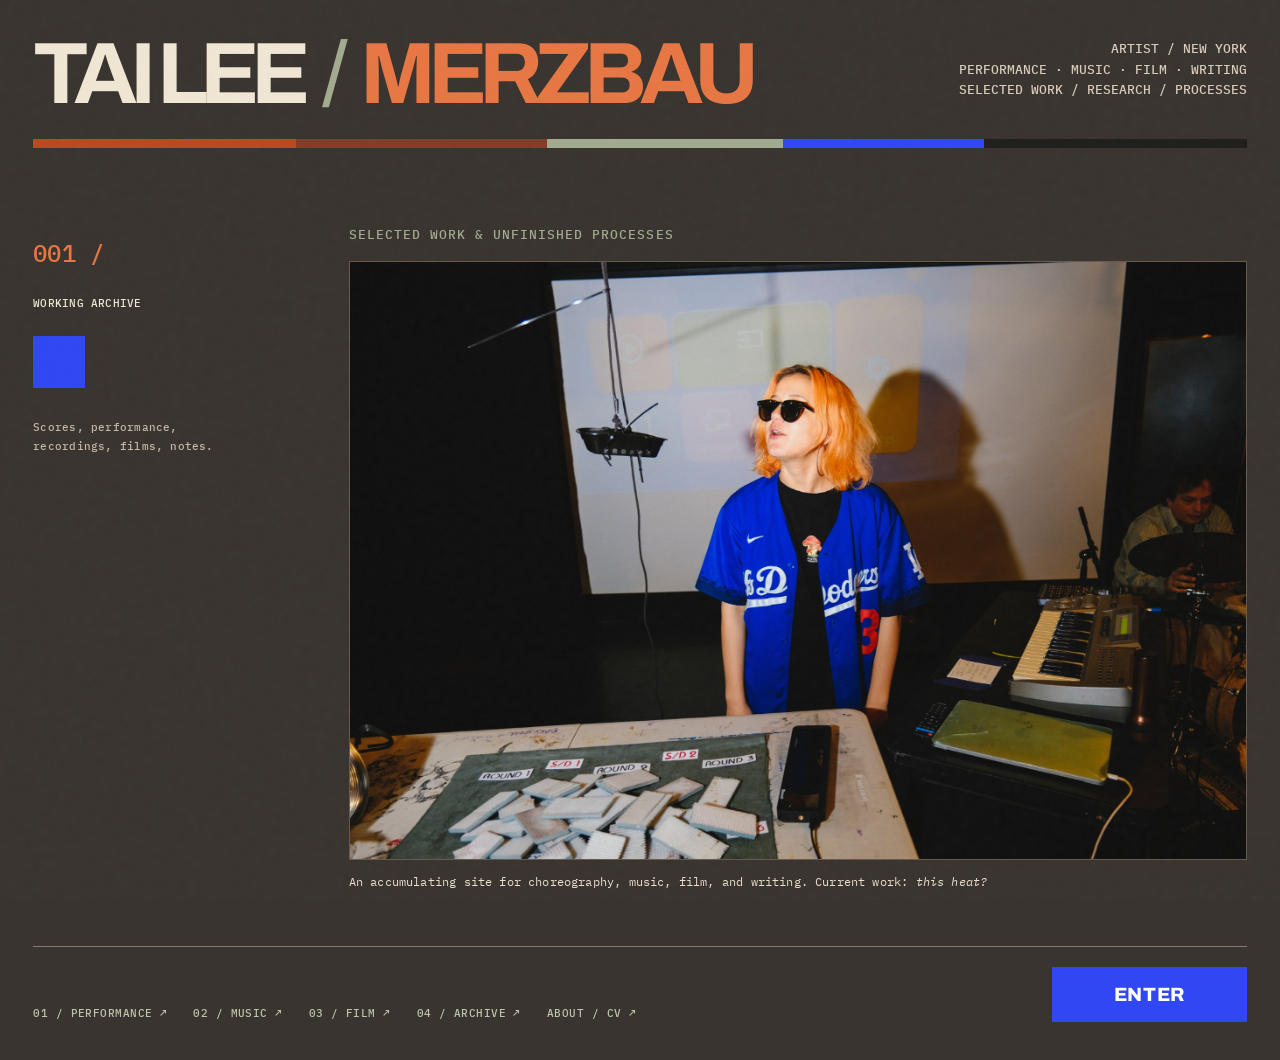
<file: index.html>
<!doctype html>
<!DOCTYPE html>

<html lang="en">
<head>
<meta charset="utf-8"/>
<meta content="width=device-width, initial-scale=1" name="viewport"/>
<meta content="#211f1c" name="theme-color"/>
<meta content="Tai Lee / MERZBAU — performance, music, film, scores, writing and an ongoing archive." name="description"/>
<title>TAI LEE / MERZBAU — Enter</title>
<link href="assets/site.css" rel="stylesheet"/>
</head>
<body class="entry-page entry-page-light">
<main class="entry-shell" id="top">
<header class="entry-header">
<a aria-label="Tai Lee Merzbau main site" class="entry-brand" href="home.html">TAI LEE <span class="entry-divider">/</span> <span class="entry-merz">MERZBAU</span></a>
<div class="entry-header-right">ARTIST / NEW YORK<br/>PERFORMANCE · MUSIC · FILM · WRITING<br/>SELECTED WORK / RESEARCH / PROCESSES</div>
</header>
<div aria-hidden="true" class="color-rule"><span></span><span></span><span></span><span></span><span></span></div>
<section aria-labelledby="entry-title" class="entry-body">
<aside class="entry-stamp"><span class="entry-stamp-number">001 /</span><span>WORKING ARCHIVE</span><span aria-hidden="true" class="entry-square"></span><p>Scores, performance, recordings, films, notes.</p></aside>
<div class="entry-claim">
<div class="entry-eyebrow">SELECTED WORK &amp; UNFINISHED PROCESSES</div>
<h1 id="entry-title" class="entry-photo-heading">MERZBAU / PERFORMANCE &amp; PROCESS</h1>
<figure class="entry-photo-figure"><img src="assets/images/index-weaver-triskelion-march-2023.jpg" alt="WEAVER performance at Triskelion Arts Center, March 2023: performer before live musical instruments and a tile-game apparatus." /></figure>
<p class="entry-description">An accumulating site for choreography, music, film, and writing. Current work: <em>this heat?</em></p>
</div>
</section>
<footer class="entry-footer">
<div class="entry-index-links"><a href="pages/performance.html">01 / PERFORMANCE ↗</a><a href="pages/music.html">02 / MUSIC ↗</a><a href="pages/film.html">03 / FILM ↗</a><a href="pages/writing.html">04 / ARCHIVE ↗</a><a href="pages/about.html">ABOUT / CV ↗</a></div>
<div><a class="entry-cta" href="home.html">ENTER</a></div>
</footer>
</main>
</body>
</html>
</file>
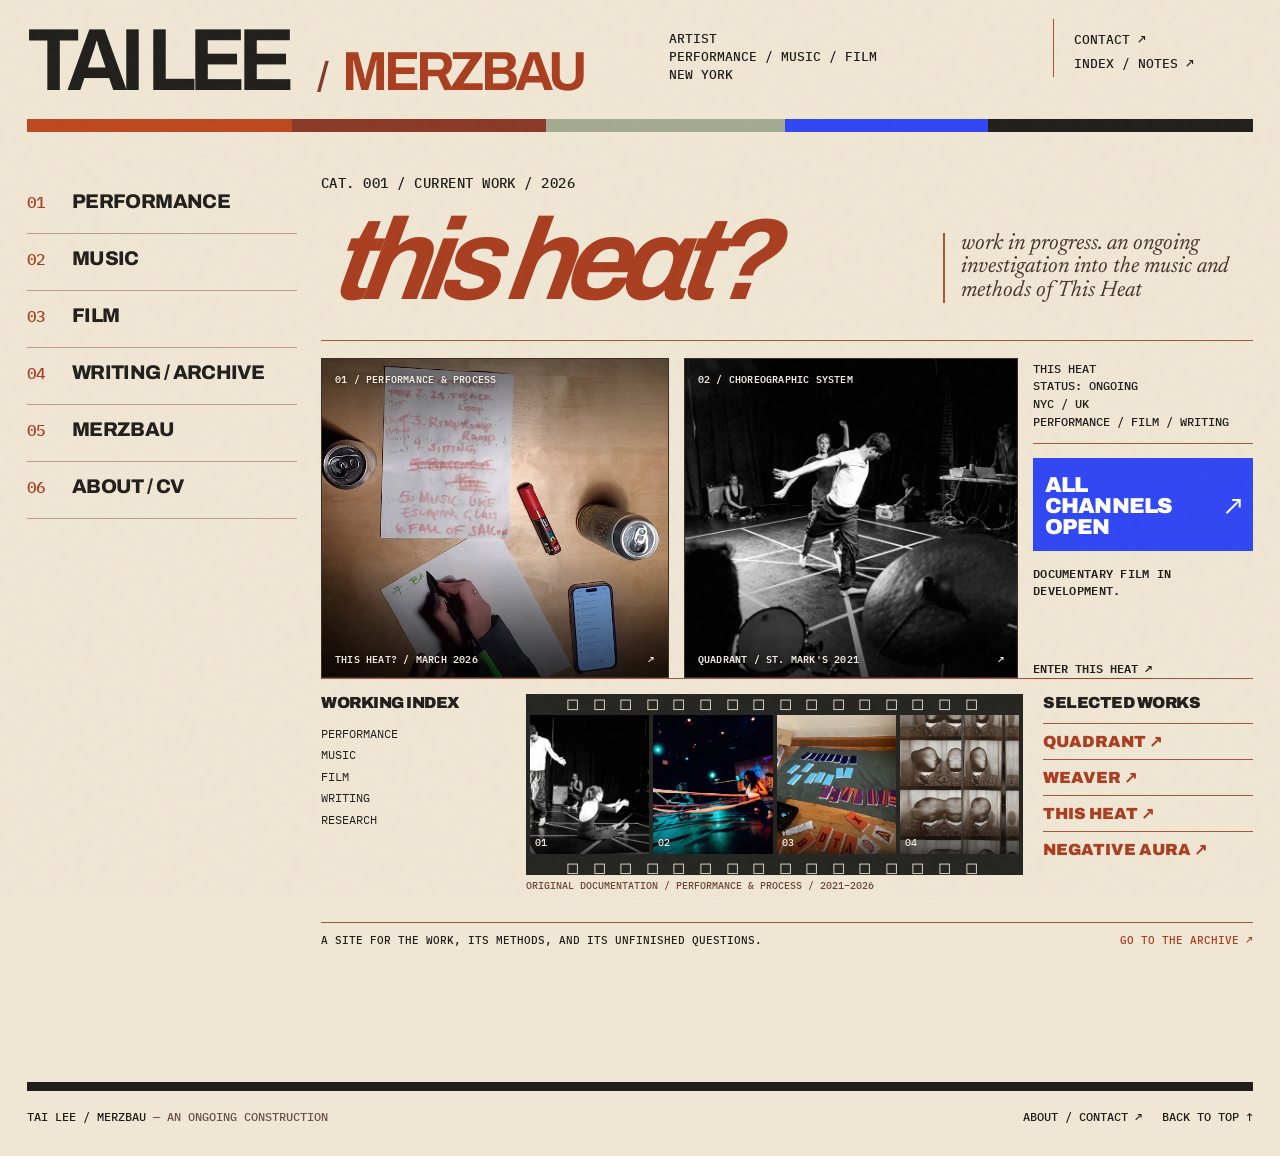
<file: home.html>
<!doctype html><html lang="en"><head><meta charset="utf-8"><meta name="viewport" content="width=device-width,initial-scale=1"><meta name="theme-color" content="#f0e6d4"><meta name="description" content="Tai Lee / Merzbau: performance, music, film, writing, and working archives."><title>Home — TAI LEE / MERZBAU</title><link rel="stylesheet" href="assets/site.css"></head><body>
 <div class="site-shell"><header class="site-header" id="top">
  <div class="masthead"><a class="brand" href="home.html" aria-label="Tai Lee Merzbau homepage"><span class="brand-tai">TAI LEE</span><span class="brand-slash">/</span><span class="brand-merz">MERZBAU</span></a>
  <div class="masthead-meta">ARTIST<br>PERFORMANCE / MUSIC / FILM<br>NEW YORK</div>
  <div class="header-tools"><a href="pages/about.html#contact">CONTACT ↗</a><a href="pages/writing.html">INDEX / NOTES ↗</a><button class="menu-toggle" aria-expanded="false" aria-controls="main-index" type="button">MENU +</button></div></div>
  <div class="color-rule" aria-hidden="true"><span></span><span></span><span></span><span></span><span></span></div>
  </header><div class="body-grid"><nav class="site-index" id="main-index" aria-label="Main navigation"><a class="index-item " href="pages/performance.html"><span class="index-number">01</span><span class="index-word">PERFORMANCE</span><span class="index-arrow" aria-hidden="true">↗</span></a>
<a class="index-item " href="pages/music.html"><span class="index-number">02</span><span class="index-word">MUSIC</span><span class="index-arrow" aria-hidden="true">↗</span></a>
<a class="index-item " href="pages/film.html"><span class="index-number">03</span><span class="index-word">FILM</span><span class="index-arrow" aria-hidden="true">↗</span></a>
<a class="index-item " href="pages/writing.html"><span class="index-number">04</span><span class="index-word">WRITING / ARCHIVE</span><span class="index-arrow" aria-hidden="true">↗</span></a>
<a class="index-item " href="pages/merzbau.html"><span class="index-number">05</span><span class="index-word">MERZBAU</span><span class="index-arrow" aria-hidden="true">↗</span></a>
<a class="index-item " href="pages/about.html"><span class="index-number">06</span><span class="index-word">ABOUT / CV</span><span class="index-arrow" aria-hidden="true">↗</span></a></nav><main class="main-column"><section class="hero-home" aria-labelledby="current-work-title"><div class="tiny-overline">CAT. 001 / CURRENT WORK / 2026</div><div class="hero-top"><h1 id="current-work-title" class="hero-title">this heat?</h1><div class="hero-dek">work in progress. an ongoing investigation into the music and methods of This Heat</div></div>
 <div class="hero-materials"><a class="hero-photo" href="works/this-heat.html" aria-label="Explore this heat? (March 2026 performance and working methods)"><div class="home-hero-photo home-hero-photo--heat"><img src="assets/this_heat_march_photo_01.png" alt="Overhead view of the March 2026 this heat? performance working table, handwritten score and hands at work" fetchpriority="high"><span class="home-photo-stamp">01 / PERFORMANCE &amp; PROCESS</span><span class="home-photo-label">THIS HEAT? / MARCH 2026 <span aria-hidden="true">↗</span></span></div></a><a class="hero-score" href="works/quadrant.html" aria-label="Explore QUADRANT (2021)"><div class="home-hero-photo home-hero-photo--quadrant"><img src="assets/images/quadrant-st-marks-oct-2021.jpg" alt="QUADRANT performance at St. Mark's Place, 2021; dancers moving within a square marked on the floor"><span class="home-photo-stamp">02 / CHOREOGRAPHIC SYSTEM</span><span class="home-photo-label">QUADRANT / ST. MARK'S 2021 <span aria-hidden="true">↗</span></span></div></a><div class="hero-rail"><div class="archive-tag">THIS HEAT<br>STATUS: ONGOING<br>NYC / UK<br>PERFORMANCE / FILM / WRITING</div><a class="blue-action" href="works/all-channels-open.html">ALL CHANNELS<br>OPEN <span>↗</span></a><p class="home-film-status">DOCUMENTARY FILM IN DEVELOPMENT.</p><a class="simple-arrow" href="works/this-heat.html">ENTER THIS HEAT ↗</a></div></div>
 </section>
 <section class="homepage-bottom"><div class="recent-col"><h2>WORKING INDEX</h2><div class="recent-list"><span>PERFORMANCE</span><span>MUSIC</span><span>FILM</span><span>WRITING</span><span>RESEARCH</span></div></div><div class="filmstrip" aria-label="Four original images from performances and working processes"><div class="strip-top" aria-hidden="true">◻ ◻ ◻ ◻ ◻ ◻ ◻ ◻ ◻ ◻ ◻ ◻ ◻ ◻ ◻ ◻</div><div class="strip-frames home-filmstrip-photos"><a href="works/quadrant.html" aria-label="QUADRANT: performers within the marked floor"><img src="assets/images/quadrant-doc-photo-02.jpg" alt="Two performers in QUADRANT, 2021" loading="lazy"><span>01</span></a><a href="works/weaver.html" aria-label="WEAVER: live performance"><img src="assets/images/weaver-performance-doc-02.jpg" alt="WEAVER live performance with performers and musicians, red and blue stage lighting" loading="lazy"><span>02</span></a><a href="works/weaver.html" aria-label="WEAVER: original tiles and game apparatus"><img src="assets/images/weaver-tiles-making.jpg" alt="Hand-arranged red, orange and blue game tiles for WEAVER" loading="lazy"><span>03</span></a><a href="works/this-heat.html" aria-label="this heat?: original March archival contact-sheet image"><img src="assets/this_heat_march_photo_02.jpg" alt="A sepia, photo-booth-like repeated portrait contact sheet from the March 2026 this heat? work" loading="lazy"><span>04</span></a></div><div class="strip-bottom" aria-hidden="true">◻ ◻ ◻ ◻ ◻ ◻ ◻ ◻ ◻ ◻ ◻ ◻ ◻ ◻ ◻ ◻</div><small>ORIGINAL DOCUMENTATION / PERFORMANCE &amp; PROCESS / 2021–2026</small></div><div class="selected-list"><h2>SELECTED WORKS</h2><a href="works/quadrant.html">QUADRANT ↗</a><a href="works/weaver.html">WEAVER ↗</a><a href="works/this-heat.html">THIS HEAT ↗</a><a href="works/negative-aura.html">NEGATIVE AURA ↗</a></div></section>
 <div class="home-postscript">A SITE FOR THE WORK, ITS METHODS, AND ITS UNFINISHED QUESTIONS. <a href="pages/writing.html">GO TO THE ARCHIVE ↗</a></div></main></div><footer class="site-footer"><div class="footer-left">TAI LEE / MERZBAU <span class="muted">— AN ONGOING CONSTRUCTION</span></div><div class="footer-right"><a href="pages/about.html">ABOUT / CONTACT ↗</a> <a href="#top">BACK TO TOP ↑</a></div></footer></div><script src="assets/site.js" defer></script></body></html>
</file>
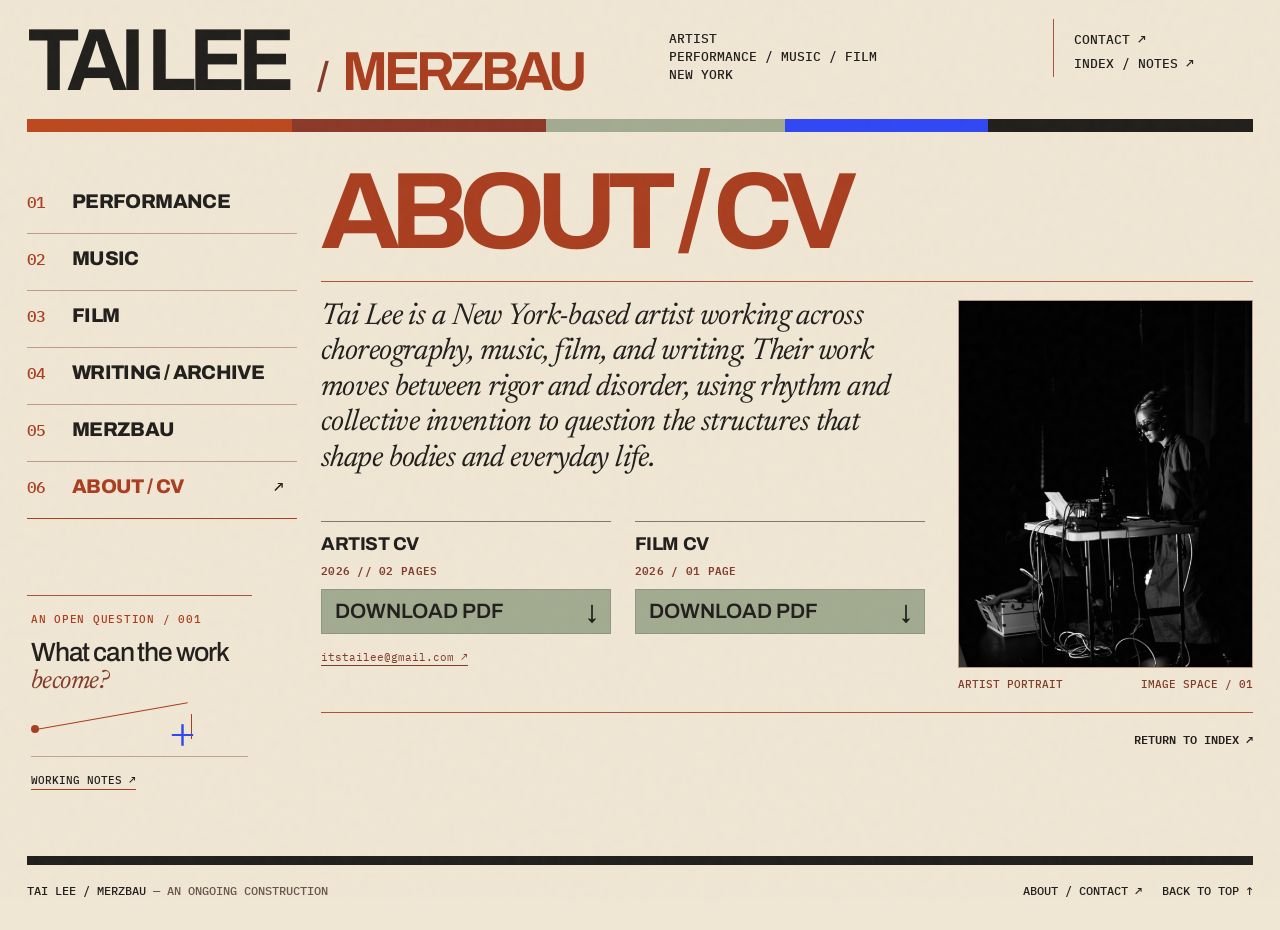
<file: pages/about.html>
<!doctype html><html lang="en"><head><meta charset="utf-8"><meta name="viewport" content="width=device-width,initial-scale=1"><meta name="theme-color" content="#f0e6d4"><meta name="description" content="Tai Lee / Merzbau: performance, music, film, writing, and working archives."><title>ABOUT / CV — TAI LEE / MERZBAU</title><link rel="stylesheet" href="../assets/site.css"></head><body>
 <div class="site-shell"><header class="site-header" id="top">
  <div class="masthead"><a class="brand" href="../home.html" aria-label="Tai Lee Merzbau homepage"><span class="brand-tai">TAI LEE</span><span class="brand-slash">/</span><span class="brand-merz">MERZBAU</span></a>
  <div class="masthead-meta">ARTIST<br>PERFORMANCE / MUSIC / FILM<br>NEW YORK</div>
  <div class="header-tools"><a href="../pages/about.html#contact">CONTACT ↗</a><a href="../pages/writing.html">INDEX / NOTES ↗</a><button class="menu-toggle" aria-expanded="false" aria-controls="main-index" type="button">MENU +</button></div></div>
  <div class="color-rule" aria-hidden="true"><span></span><span></span><span></span><span></span><span></span></div>
  </header><div class="body-grid"><nav class="site-index" id="main-index" aria-label="Main navigation"><a class="index-item " href="../pages/performance.html"><span class="index-number">01</span><span class="index-word">PERFORMANCE</span><span class="index-arrow" aria-hidden="true">↗</span></a>
<a class="index-item " href="../pages/music.html"><span class="index-number">02</span><span class="index-word">MUSIC</span><span class="index-arrow" aria-hidden="true">↗</span></a>
<a class="index-item " href="../pages/film.html"><span class="index-number">03</span><span class="index-word">FILM</span><span class="index-arrow" aria-hidden="true">↗</span></a>
<a class="index-item " href="../pages/writing.html"><span class="index-number">04</span><span class="index-word">WRITING / ARCHIVE</span><span class="index-arrow" aria-hidden="true">↗</span></a>
<a class="index-item " href="../pages/merzbau.html"><span class="index-number">05</span><span class="index-word">MERZBAU</span><span class="index-arrow" aria-hidden="true">↗</span></a>
<a class="index-item is-active" href="../pages/about.html"><span class="index-number">06</span><span class="index-word">ABOUT / CV</span><span class="index-arrow" aria-hidden="true">↗</span></a><aside class="index-aside"><span class="index-aside-kicker">AN OPEN QUESTION / 001</span><p>What can the work <em>become?</em></p><div class="index-aside-diagram" aria-hidden="true"><span class="diagram-point"></span><span class="diagram-route"></span><span class="diagram-cross">+</span></div><a href="../pages/writing.html">WORKING NOTES ↗</a></aside></nav><main class="main-column about-page">
  <h1 class="section-title">ABOUT / CV</h1>
  <div class="about-feature-grid">
    <section class="about-statement" aria-label="About Tai Lee">
      <p>Tai Lee is a New York-based artist working across choreography, music, film, and writing. Their work moves between rigor and disorder, using rhythm and collective invention to question the structures that shape bodies and everyday life.</p>
    </section>
    <figure class="about-portrait-frame" aria-label="Reserved space for an artist portrait">
      <div class="about-portrait-blank"><img src="../assets/images/tai-lee-artist-portrait-original.jpg" alt="Tai Lee performing at St. Mark’s Church, 2021" loading="eager"></div>
      <figcaption>ARTIST PORTRAIT <span>IMAGE SPACE / 01</span></figcaption>
    </figure>
  <section class="about-cv-suite" id="contact" aria-label="Download curriculum vitae and contact">
    <div class="about-cv-pair">
      <article class="about-cv-tile">
        <div class="about-cv-top"><strong>ARTIST CV</strong><span>2026 // 02 PAGES</span></div>
        <a class="about-cv-download" href="../assets/cv/Tai_Lee_Artist_CV_2026.pdf" download aria-label="Download Tai Lee artist CV PDF, two pages"><span>DOWNLOAD PDF</span><span aria-hidden="true">↓</span></a>
      </article>
      <article class="about-cv-tile">
        <div class="about-cv-top"><strong>FILM CV</strong><span>2026 / 01 PAGE</span></div>
        <a class="about-cv-download" href="../assets/cv/Tai_Lee_Film_CV_2026.pdf" download aria-label="Download Tai Lee film CV PDF, one page"><span>DOWNLOAD PDF</span><span aria-hidden="true">↓</span></a>
      </article>
    </div>
    <a class="about-contact-email" href="mailto:itstailee@gmail.com">itstailee@gmail.com ↗</a>
  </section>
  </div>
  <div class="section-bottom about-bottom"><a href="../home.html">RETURN TO INDEX ↗</a></div>
</main></div><footer class="site-footer"><div class="footer-left">TAI LEE / MERZBAU <span class="muted">— AN ONGOING CONSTRUCTION</span></div><div class="footer-right"><a href="../pages/about.html">ABOUT / CONTACT ↗</a> <a href="#top">BACK TO TOP ↑</a></div></footer></div><script src="../assets/site.js" defer></script></body></html>
</file>
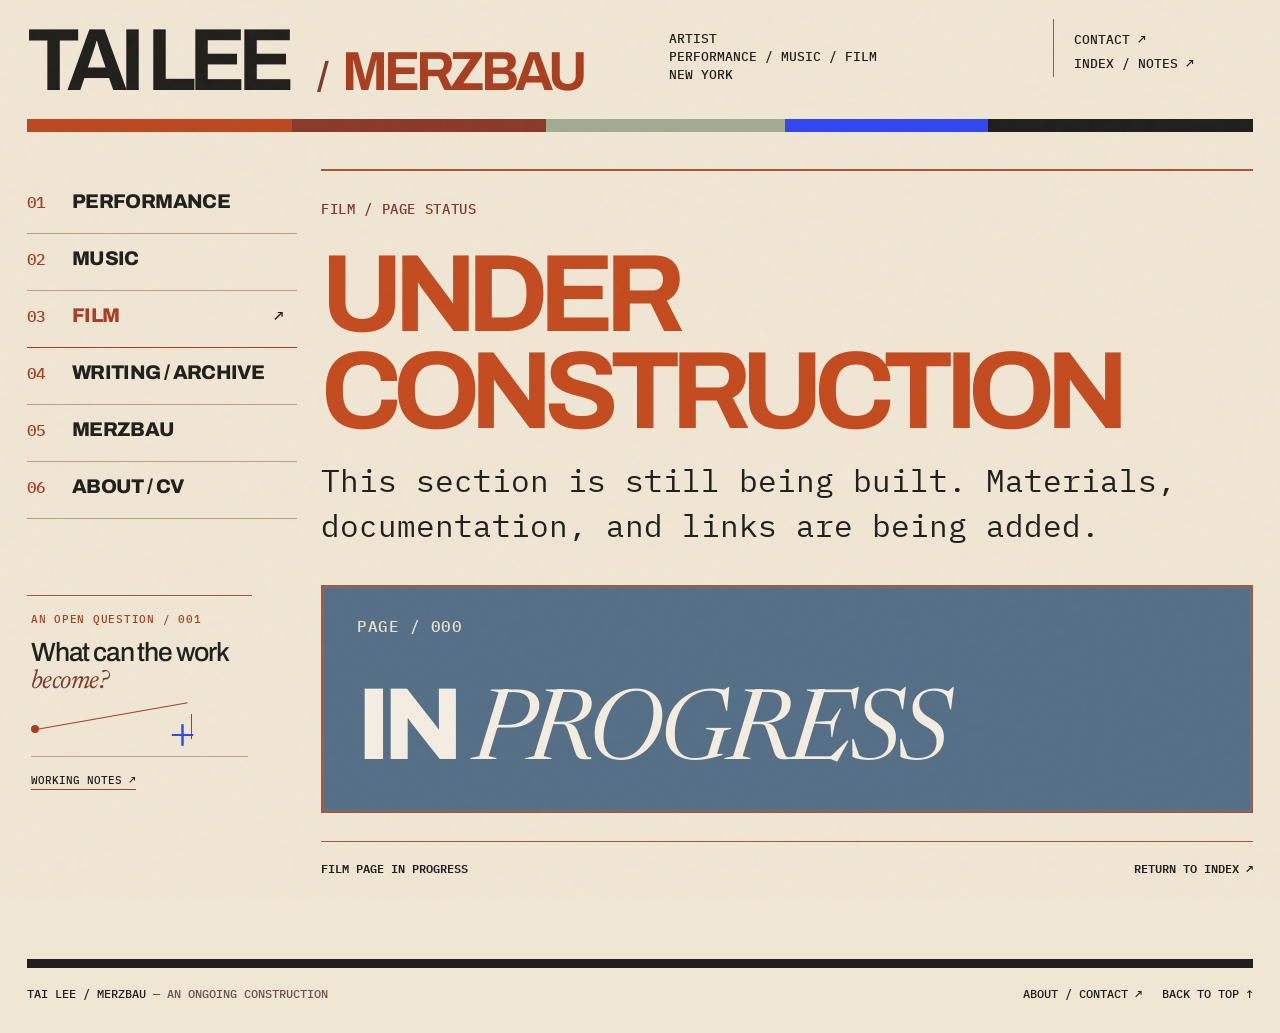
<file: pages/film.html>
<!doctype html><html lang="en"><head><meta charset="utf-8"><meta name="viewport" content="width=device-width,initial-scale=1"><meta name="theme-color" content="#f0e6d4"><meta name="description" content="Tai Lee / Merzbau: performance, music, film, writing, and working archives."><title>FILM — TAI LEE / MERZBAU</title><link rel="stylesheet" href="../assets/site.css"></head><body>
 <div class="site-shell"><header class="site-header" id="top">
  <div class="masthead"><a class="brand" href="../home.html" aria-label="Tai Lee Merzbau homepage"><span class="brand-tai">TAI LEE</span><span class="brand-slash">/</span><span class="brand-merz">MERZBAU</span></a>
  <div class="masthead-meta">ARTIST<br>PERFORMANCE / MUSIC / FILM<br>NEW YORK</div>
  <div class="header-tools"><a href="../pages/about.html#contact">CONTACT ↗</a><a href="../pages/writing.html">INDEX / NOTES ↗</a><button class="menu-toggle" aria-expanded="false" aria-controls="main-index" type="button">MENU +</button></div></div>
  <div class="color-rule" aria-hidden="true"><span></span><span></span><span></span><span></span><span></span></div>
  </header><div class="body-grid"><nav class="site-index" id="main-index" aria-label="Main navigation"><a class="index-item " href="../pages/performance.html"><span class="index-number">01</span><span class="index-word">PERFORMANCE</span><span class="index-arrow" aria-hidden="true">↗</span></a>
<a class="index-item " href="../pages/music.html"><span class="index-number">02</span><span class="index-word">MUSIC</span><span class="index-arrow" aria-hidden="true">↗</span></a>
<a class="index-item is-active" href="../pages/film.html"><span class="index-number">03</span><span class="index-word">FILM</span><span class="index-arrow" aria-hidden="true">↗</span></a>
<a class="index-item " href="../pages/writing.html"><span class="index-number">04</span><span class="index-word">WRITING / ARCHIVE</span><span class="index-arrow" aria-hidden="true">↗</span></a>
<a class="index-item " href="../pages/merzbau.html"><span class="index-number">05</span><span class="index-word">MERZBAU</span><span class="index-arrow" aria-hidden="true">↗</span></a>
<a class="index-item " href="../pages/about.html"><span class="index-number">06</span><span class="index-word">ABOUT / CV</span><span class="index-arrow" aria-hidden="true">↗</span></a><aside class="index-aside"><span class="index-aside-kicker">AN OPEN QUESTION / 001</span><p>What can the work <em>become?</em></p><div class="index-aside-diagram" aria-hidden="true"><span class="diagram-point"></span><span class="diagram-route"></span><span class="diagram-cross">+</span></div><a href="../pages/writing.html">WORKING NOTES ↗</a></aside></nav><main class="main-column uc-page"><div class="uc-wrap"><div class="uc-kicker">FILM / PAGE STATUS</div><h1 class="uc-title">UNDER CONSTRUCTION</h1><p class="uc-copy">This section is still being built. Materials, documentation, and links are being added.</p><div class="uc-card"><span class="uc-card-top">PAGE / 000</span><div class="uc-card-wordmark"><strong>IN</strong><em>PROGRESS</em></div></div></div><div class="section-bottom"><span>FILM PAGE IN PROGRESS</span><a href="../home.html">RETURN TO INDEX ↗</a></div></main></div><footer class="site-footer"><div class="footer-left">TAI LEE / MERZBAU <span class="muted">— AN ONGOING CONSTRUCTION</span></div><div class="footer-right"><a href="../pages/about.html">ABOUT / CONTACT ↗</a> <a href="#top">BACK TO TOP ↑</a></div></footer></div><script src="../assets/site.js" defer></script></body></html>
</file>
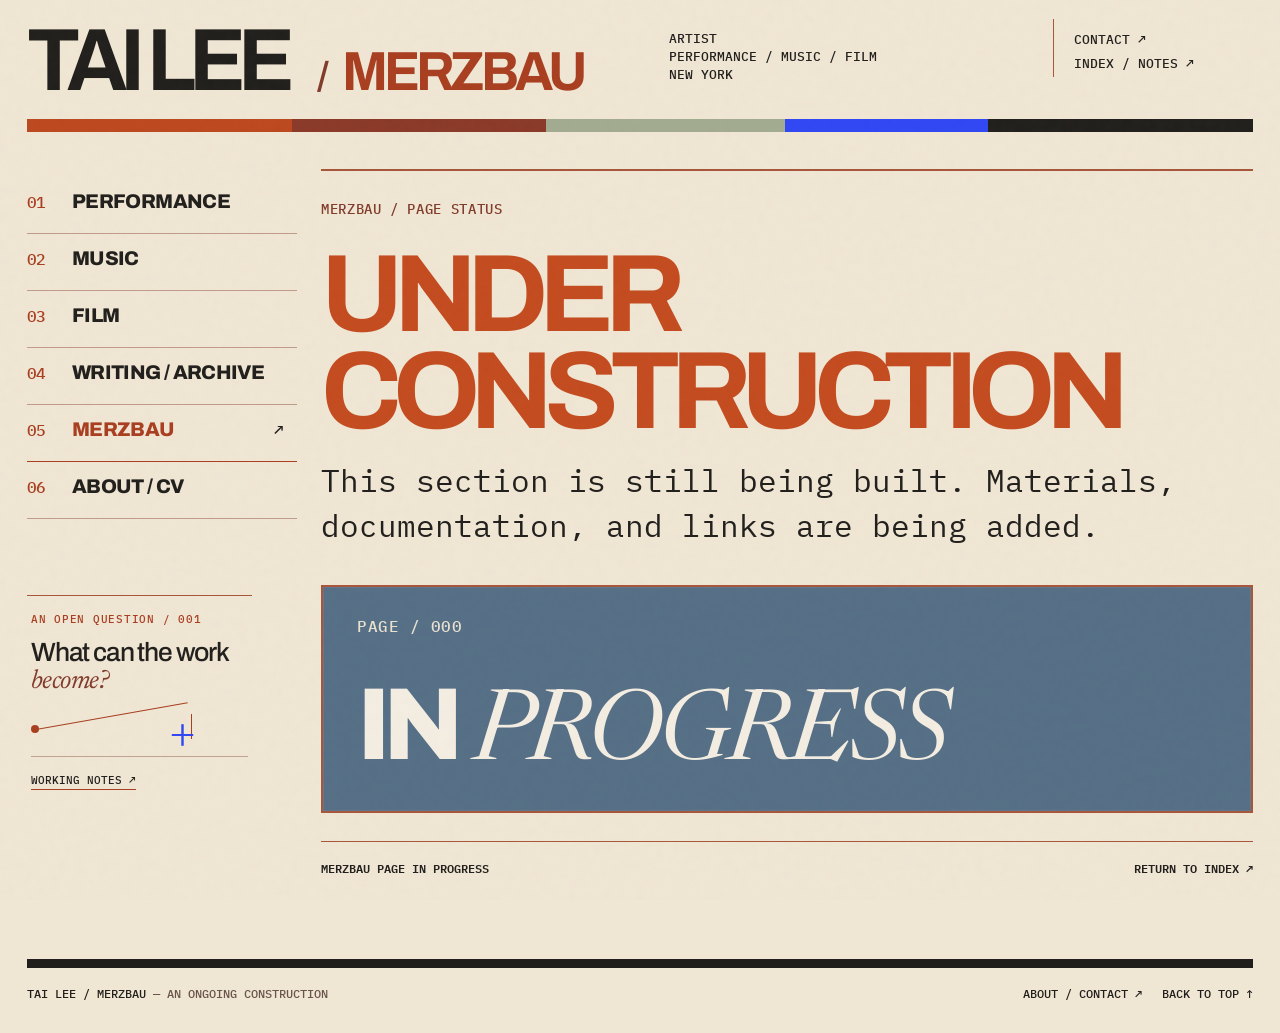
<file: pages/merzbau.html>
<!doctype html><html lang="en"><head><meta charset="utf-8"><meta name="viewport" content="width=device-width,initial-scale=1"><meta name="theme-color" content="#f0e6d4"><meta name="description" content="Tai Lee / Merzbau: performance, music, film, writing, and working archives."><title>MERZBAU — TAI LEE / MERZBAU</title><link rel="stylesheet" href="../assets/site.css"></head><body>
 <div class="site-shell"><header class="site-header" id="top">
  <div class="masthead"><a class="brand" href="../home.html" aria-label="Tai Lee Merzbau homepage"><span class="brand-tai">TAI LEE</span><span class="brand-slash">/</span><span class="brand-merz">MERZBAU</span></a>
  <div class="masthead-meta">ARTIST<br>PERFORMANCE / MUSIC / FILM<br>NEW YORK</div>
  <div class="header-tools"><a href="../pages/about.html#contact">CONTACT ↗</a><a href="../pages/writing.html">INDEX / NOTES ↗</a><button class="menu-toggle" aria-expanded="false" aria-controls="main-index" type="button">MENU +</button></div></div>
  <div class="color-rule" aria-hidden="true"><span></span><span></span><span></span><span></span><span></span></div>
  </header><div class="body-grid"><nav class="site-index" id="main-index" aria-label="Main navigation"><a class="index-item " href="../pages/performance.html"><span class="index-number">01</span><span class="index-word">PERFORMANCE</span><span class="index-arrow" aria-hidden="true">↗</span></a>
<a class="index-item " href="../pages/music.html"><span class="index-number">02</span><span class="index-word">MUSIC</span><span class="index-arrow" aria-hidden="true">↗</span></a>
<a class="index-item " href="../pages/film.html"><span class="index-number">03</span><span class="index-word">FILM</span><span class="index-arrow" aria-hidden="true">↗</span></a>
<a class="index-item " href="../pages/writing.html"><span class="index-number">04</span><span class="index-word">WRITING / ARCHIVE</span><span class="index-arrow" aria-hidden="true">↗</span></a>
<a class="index-item is-active" href="../pages/merzbau.html"><span class="index-number">05</span><span class="index-word">MERZBAU</span><span class="index-arrow" aria-hidden="true">↗</span></a>
<a class="index-item " href="../pages/about.html"><span class="index-number">06</span><span class="index-word">ABOUT / CV</span><span class="index-arrow" aria-hidden="true">↗</span></a><aside class="index-aside"><span class="index-aside-kicker">AN OPEN QUESTION / 001</span><p>What can the work <em>become?</em></p><div class="index-aside-diagram" aria-hidden="true"><span class="diagram-point"></span><span class="diagram-route"></span><span class="diagram-cross">+</span></div><a href="../pages/writing.html">WORKING NOTES ↗</a></aside></nav><main class="main-column uc-page"><div class="uc-wrap"><div class="uc-kicker">MERZBAU / PAGE STATUS</div><h1 class="uc-title">UNDER CONSTRUCTION</h1><p class="uc-copy">This section is still being built. Materials, documentation, and links are being added.</p><div class="uc-card"><span class="uc-card-top">PAGE / 000</span><div class="uc-card-wordmark"><strong>IN</strong><em>PROGRESS</em></div></div></div><div class="section-bottom"><span>MERZBAU PAGE IN PROGRESS</span><a href="../home.html">RETURN TO INDEX ↗</a></div></main></div><footer class="site-footer"><div class="footer-left">TAI LEE / MERZBAU <span class="muted">— AN ONGOING CONSTRUCTION</span></div><div class="footer-right"><a href="../pages/about.html">ABOUT / CONTACT ↗</a> <a href="#top">BACK TO TOP ↑</a></div></footer></div><script src="../assets/site.js" defer></script></body></html>
</file>
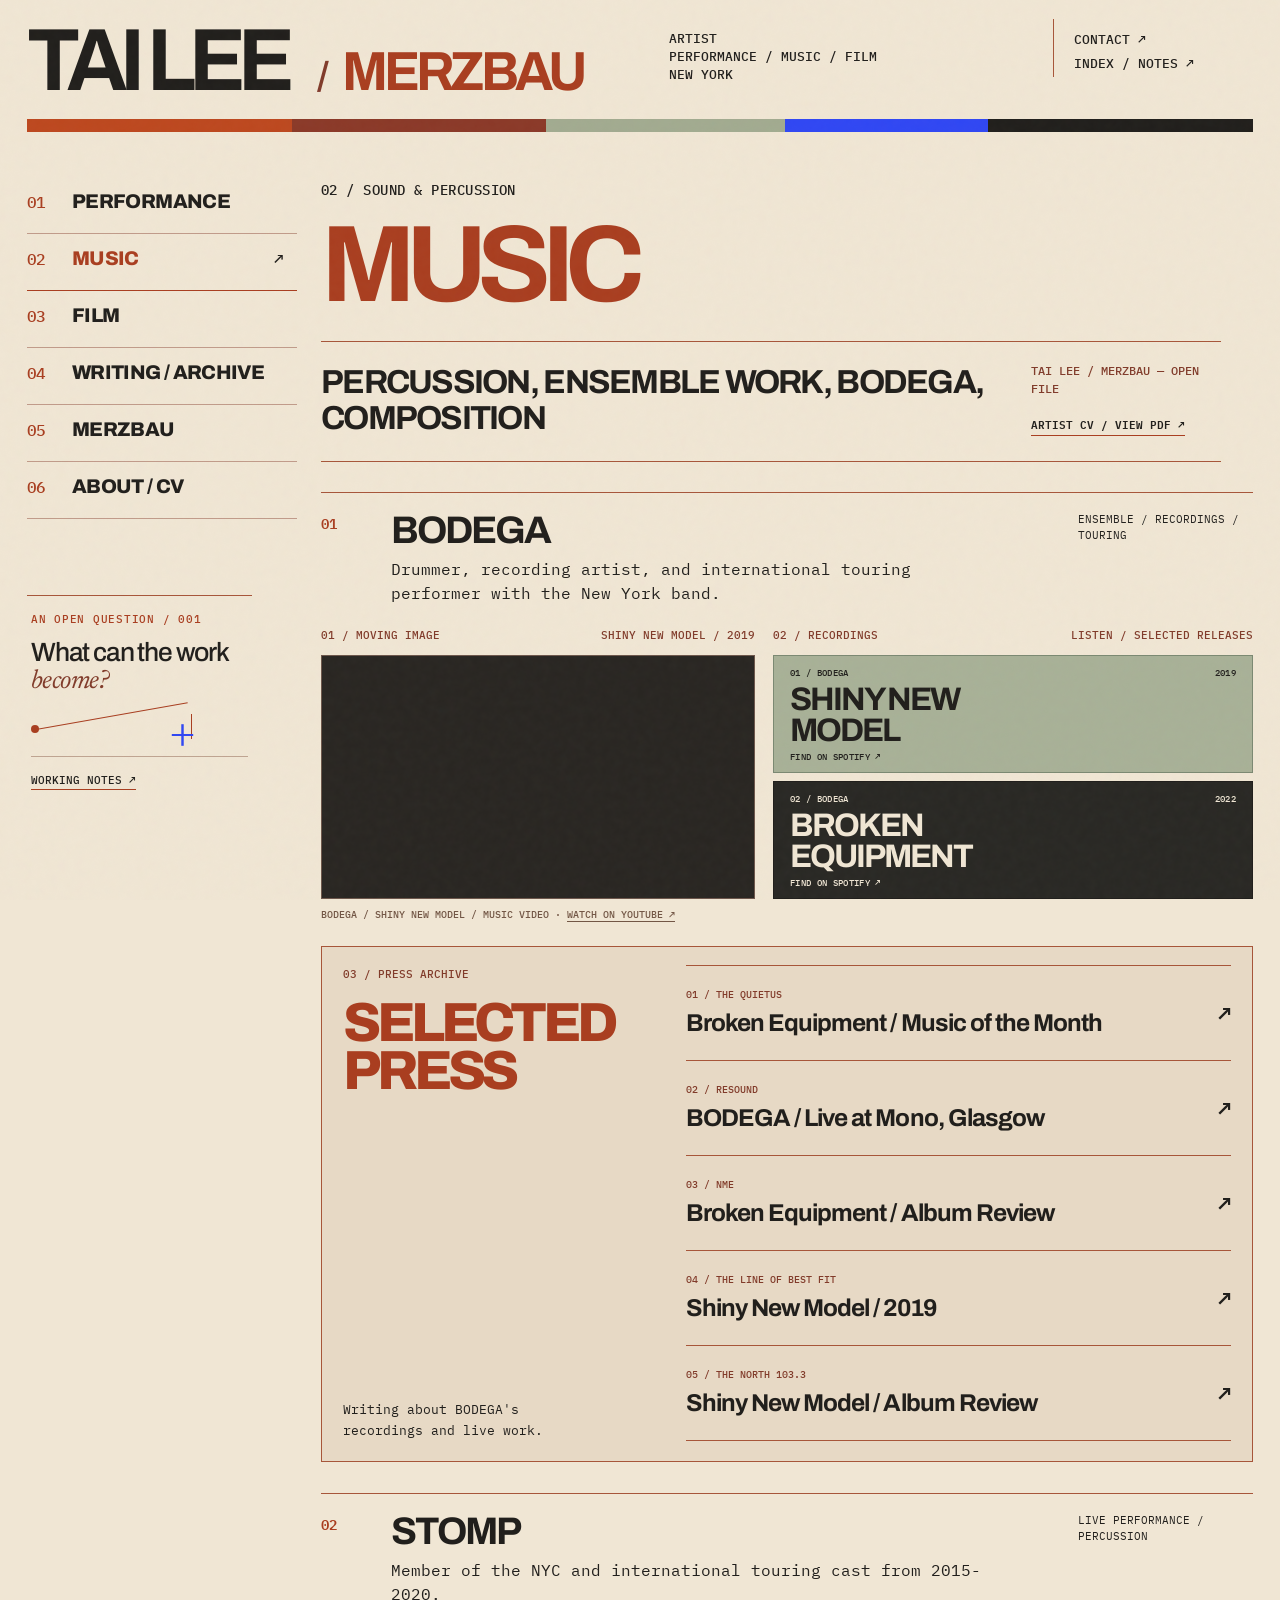
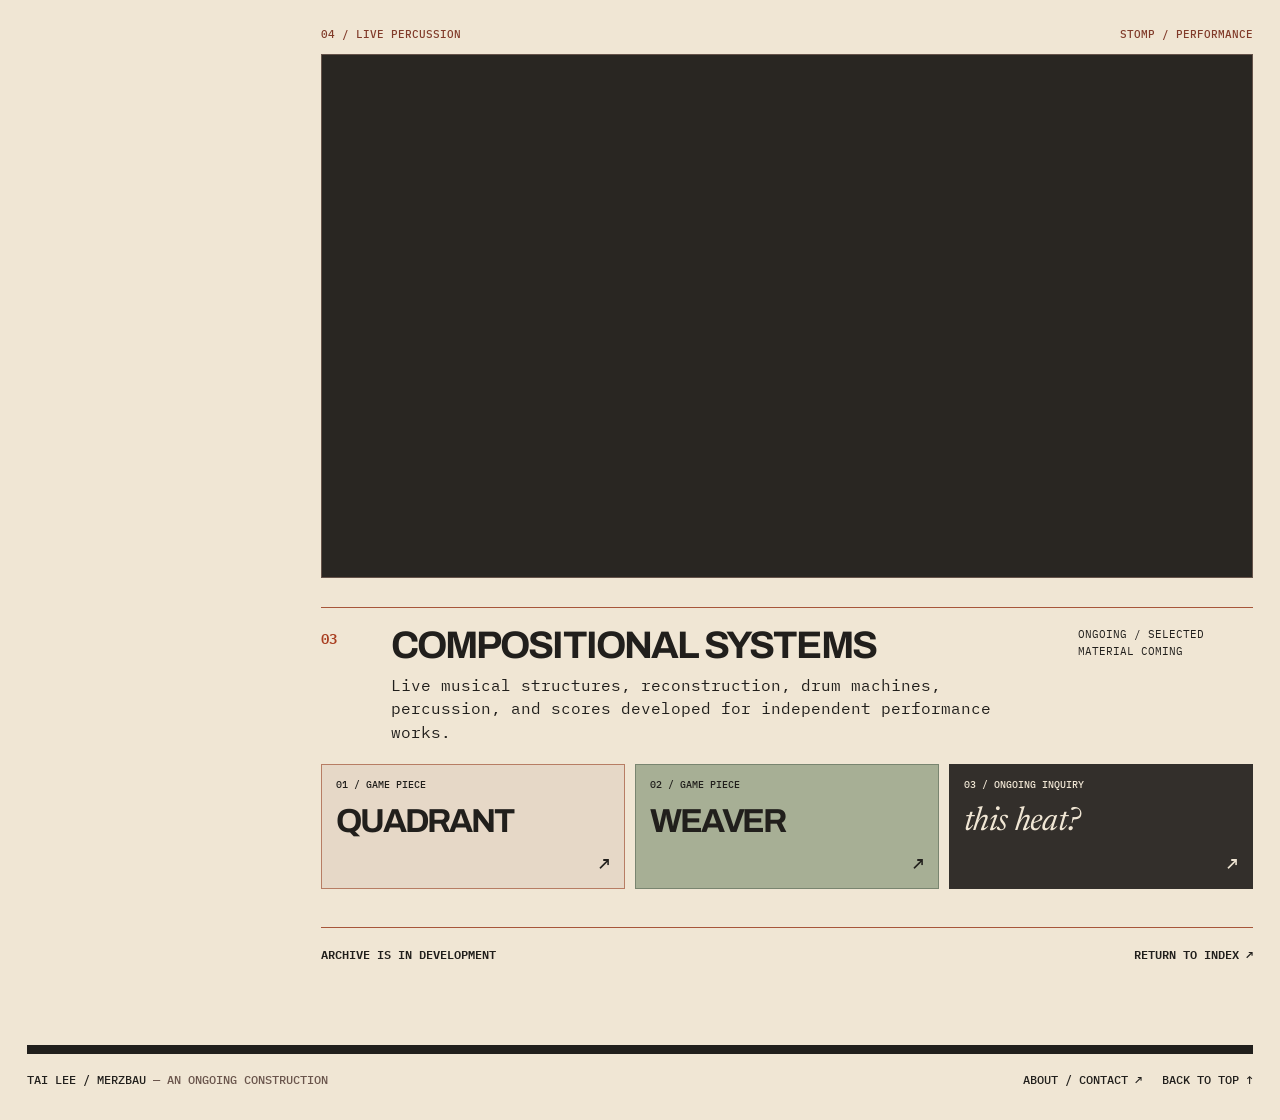
<file: pages/music.html>
<!DOCTYPE html>

<html lang="en"><head><meta charset="utf-8"/><meta content="width=device-width,initial-scale=1" name="viewport"/><meta content="#f0e6d4" name="theme-color"/><meta content="Tai Lee / Merzbau: performance, music, film, writing, and working archives." name="description"/><title>MUSIC — TAI LEE / MERZBAU</title><link href="../assets/site.css" rel="stylesheet"/></head><body>
<div class="site-shell"><header class="site-header" id="top">
<div class="masthead"><a aria-label="Tai Lee Merzbau homepage" class="brand" href="../home.html"><span class="brand-tai">TAI LEE</span><span class="brand-slash">/</span><span class="brand-merz">MERZBAU</span></a>
<div class="masthead-meta">ARTIST<br/>PERFORMANCE / MUSIC / FILM<br/>NEW YORK</div>
<div class="header-tools"><a href="../pages/about.html#contact">CONTACT ↗</a><a href="../pages/writing.html">INDEX / NOTES ↗</a><button aria-controls="main-index" aria-expanded="false" class="menu-toggle" type="button">MENU +</button></div></div>
<div aria-hidden="true" class="color-rule"><span></span><span></span><span></span><span></span><span></span></div>
</header><div class="body-grid"><nav aria-label="Main navigation" class="site-index" id="main-index"><a class="index-item" href="../pages/performance.html"><span class="index-number">01</span><span class="index-word">PERFORMANCE</span><span aria-hidden="true" class="index-arrow">↗</span></a>
<a class="index-item is-active" href="../pages/music.html"><span class="index-number">02</span><span class="index-word">MUSIC</span><span aria-hidden="true" class="index-arrow">↗</span></a>
<a class="index-item" href="../pages/film.html"><span class="index-number">03</span><span class="index-word">FILM</span><span aria-hidden="true" class="index-arrow">↗</span></a>
<a class="index-item" href="../pages/writing.html"><span class="index-number">04</span><span class="index-word">WRITING / ARCHIVE</span><span aria-hidden="true" class="index-arrow">↗</span></a>
<a class="index-item" href="../pages/merzbau.html"><span class="index-number">05</span><span class="index-word">MERZBAU</span><span aria-hidden="true" class="index-arrow">↗</span></a>
<a class="index-item" href="../pages/about.html"><span class="index-number">06</span><span class="index-word">ABOUT / CV</span><span aria-hidden="true" class="index-arrow">↗</span></a><aside class="index-aside"><span class="index-aside-kicker">AN OPEN QUESTION / 001</span><p>What can the work <em>become?</em></p><div aria-hidden="true" class="index-aside-diagram"><span class="diagram-point"></span><span class="diagram-route"></span><span class="diagram-cross">+</span></div><a href="../pages/writing.html">WORKING NOTES ↗</a></aside></nav><main class="main-column music-page"><div class="section-topline">02 / SOUND &amp; PERCUSSION</div><h1 class="section-title">MUSIC</h1><div class="section-intro music-page-intro"><p class="music-thesis">PERCUSSION, ENSEMBLE WORK, BODEGA, COMPOSITION</p><div class="music-intro-aside"><small>TAI LEE / MERZBAU — OPEN FILE</small><a class="music-artist-cv" href="../assets/cv/Tai_Lee_Artist_CV_2026.pdf" rel="noopener noreferrer" target="_blank">ARTIST CV / VIEW PDF ↗</a></div></div><div class="feature-list"><div class="feature-row"><span>01</span><div><h2>BODEGA</h2><p>Drummer, recording artist, and international touring performer with the New York band.</p></div><small>ENSEMBLE / RECORDINGS / TOURING</small></div>
<section aria-label="BODEGA video and selected recordings" class="music-bodega-media">
<div class="music-video-column">
<div class="music-module-top"><span>01 / MOVING IMAGE</span><span>SHINY NEW MODEL / 2019</span></div>
<div class="music-video-frame"><div class="music-youtube-slot" data-youtube-id="h7_A8fqHNBQ" data-youtube-title="BODEGA / SHINY NEW MODEL" aria-label="BODEGA / SHINY NEW MODEL video">
<a class="music-video-fallback" href="https://www.youtube.com/watch?v=h7_A8fqHNBQ" target="_blank" rel="noopener noreferrer" aria-label="Watch BODEGA / SHINY NEW MODEL on YouTube"><span class="music-video-fallback-play" aria-hidden="true">▶</span><span class="music-video-fallback-name">BODEGA / SHINY NEW MODEL</span><span class="music-video-fallback-link">WATCH ON YOUTUBE ↗</span></a>
</div></div>
<div class="music-video-caption">BODEGA / SHINY NEW MODEL / MUSIC VIDEO · <a href="https://www.youtube.com/watch?v=h7_A8fqHNBQ" rel="noopener noreferrer" target="_blank">WATCH ON YOUTUBE ↗</a></div>
</div>
<div class="music-album-column">
<div class="music-module-top"><span>02 / RECORDINGS</span><span>LISTEN / SELECTED RELEASES</span></div>


<div class="music-album-stack"><a aria-label="Find BODEGA’s Shiny New Model on Spotify" class="music-album-card music-album-card-sage" href="https://open.spotify.com/search/BODEGA%20Shiny%20New%20Model" rel="noopener noreferrer" target="_blank">
<span class="music-album-top"><span>01 / BODEGA</span><span>2019</span></span>
<strong>SHINY NEW<br/>MODEL</strong>
<span class="music-album-foot">FIND ON SPOTIFY ↗</span>
</a><a aria-label="Find BODEGA’s Broken Equipment on Spotify" class="music-album-card music-album-card-dark" href="https://open.spotify.com/search/BODEGA%20Broken%20Equipment" rel="noopener noreferrer" target="_blank">
<span class="music-album-top"><span>02 / BODEGA</span><span>2022</span></span>
<strong>BROKEN<br/>EQUIPMENT</strong>
<span class="music-album-foot">FIND ON SPOTIFY ↗</span>
</a></div></div>
</section>
<section aria-label="BODEGA press coverage" class="music-press">
<div class="music-press-intro">
<span class="music-press-kicker">03 / PRESS ARCHIVE</span>
<h3>SELECTED<br/>PRESS</h3>
<p>Writing about BODEGA's recordings and live work.</p>
</div>
<div class="music-press-links">
<a href="https://thequietus.com/tq-charts/music-of-the-month/music-of-the-month-the-best-albums-and-tracks-of-march-2022/#:~:text=Bodega%20%E2%80%93%20Broken%20Equipment" rel="noopener noreferrer" target="_blank"><span>01 / THE QUIETUS</span><strong>Broken Equipment / Music of the Month</strong><b aria-hidden="true">↗</b></a>
<a href="https://re-sound.co.uk/bodega-live-review-mono-glasgow/" rel="noopener noreferrer" target="_blank"><span>02 / RESOUND</span><strong>BODEGA / Live at Mono, Glasgow</strong><b aria-hidden="true">↗</b></a>
<a href="https://www.nme.com/reviews/album/bodega-broken-equipment-review-sardonic-punks-find-a-melodic-edge-3177405" rel="noopener noreferrer" target="_blank"><span>03 / NME</span><strong>Broken Equipment / Album Review</strong><b aria-hidden="true">↗</b></a>
<a href="https://www.thelineofbestfit.com/news/latest-news/bodega-announce-mini-album-with-title-track-shiny-new-model" rel="noopener noreferrer" target="_blank"><span>04 / THE LINE OF BEST FIT</span><strong>Shiny New Model / 2019</strong><b aria-hidden="true">↗</b></a>
<a href="https://www.thenorth1033.org/music/2019-10-25/kumd-album-review-shiny-new-model?_amp=true" rel="noopener noreferrer" target="_blank"><span>05 / THE NORTH 103.3</span><strong>Shiny New Model / Album Review</strong><b aria-hidden="true">↗</b></a>
</div>
</section>
<div class="feature-row"><span>02</span><div><h2>STOMP</h2><p>Member of the NYC and international touring cast from 2015-2020.</p></div><small>LIVE PERFORMANCE / PERCUSSION</small></div><section aria-label="STOMP performance video" class="music-stomp"><div class="music-module-top"><span>04 / LIVE PERCUSSION</span><span>STOMP / PERFORMANCE</span></div><div class="music-stomp-frame"><div class="music-youtube-slot" data-youtube-id="V7TGVjG_gFc" data-youtube-title="STOMP / PERFORMANCE" aria-label="STOMP / PERFORMANCE video">
<a class="music-video-fallback" href="https://www.youtube.com/watch?v=V7TGVjG_gFc" target="_blank" rel="noopener noreferrer" aria-label="Watch STOMP / PERFORMANCE on YouTube"><span class="music-video-fallback-play" aria-hidden="true">▶</span><span class="music-video-fallback-name">STOMP / PERFORMANCE</span><span class="music-video-fallback-link">WATCH ON YOUTUBE ↗</span></a>
</div></div></section><div class="feature-row"><span>03</span><div><h2>COMPOSITIONAL SYSTEMS</h2><p>Live musical structures, reconstruction, drum machines, percussion, and scores developed for independent performance works.</p></div><small>ONGOING / SELECTED MATERIAL COMING</small></div><nav aria-label="Selected compositional systems" class="music-systems-links"><a href="../works/quadrant.html"><span>01 / GAME PIECE</span><strong>QUADRANT</strong><span aria-hidden="true">↗</span></a><a href="../works/weaver.html"><span>02 / GAME PIECE</span><strong>WEAVER</strong><span aria-hidden="true">↗</span></a><a href="../works/this-heat.html"><span>03 / ONGOING INQUIRY</span><strong><em>this heat?</em></strong><span aria-hidden="true">↗</span></a></nav></div><div class="section-bottom"><span>ARCHIVE IS IN DEVELOPMENT</span><a href="../home.html">RETURN TO INDEX ↗</a></div></main></div><footer class="site-footer"><div class="footer-left">TAI LEE / MERZBAU <span class="muted">— AN ONGOING CONSTRUCTION</span></div><div class="footer-right"><a href="../pages/about.html">ABOUT / CONTACT ↗</a> <a href="#top">BACK TO TOP ↑</a></div></footer></div><script defer="" src="../assets/site.js"></script><script id="music-youtube-web-embeds">
(function(){
  if (window.location.protocol !== 'https:' && window.location.protocol !== 'http:') return;
  var slots = document.querySelectorAll('.music-youtube-slot[data-youtube-id]');
  slots.forEach(function(slot){
    var id = slot.getAttribute('data-youtube-id');
    var iframe = document.createElement('iframe');
    iframe.src = 'https://www.youtube-nocookie.com/embed/' + encodeURIComponent(id);
    iframe.title = slot.getAttribute('data-youtube-title') + ' video';
    iframe.allow = 'accelerometer; autoplay; clipboard-write; encrypted-media; gyroscope; picture-in-picture; web-share';
    iframe.allowFullscreen = true;
    iframe.loading = 'lazy';
    iframe.referrerPolicy = 'strict-origin-when-cross-origin';
    slot.replaceChildren(iframe);
  });
})();
</script></body></html>
</file>
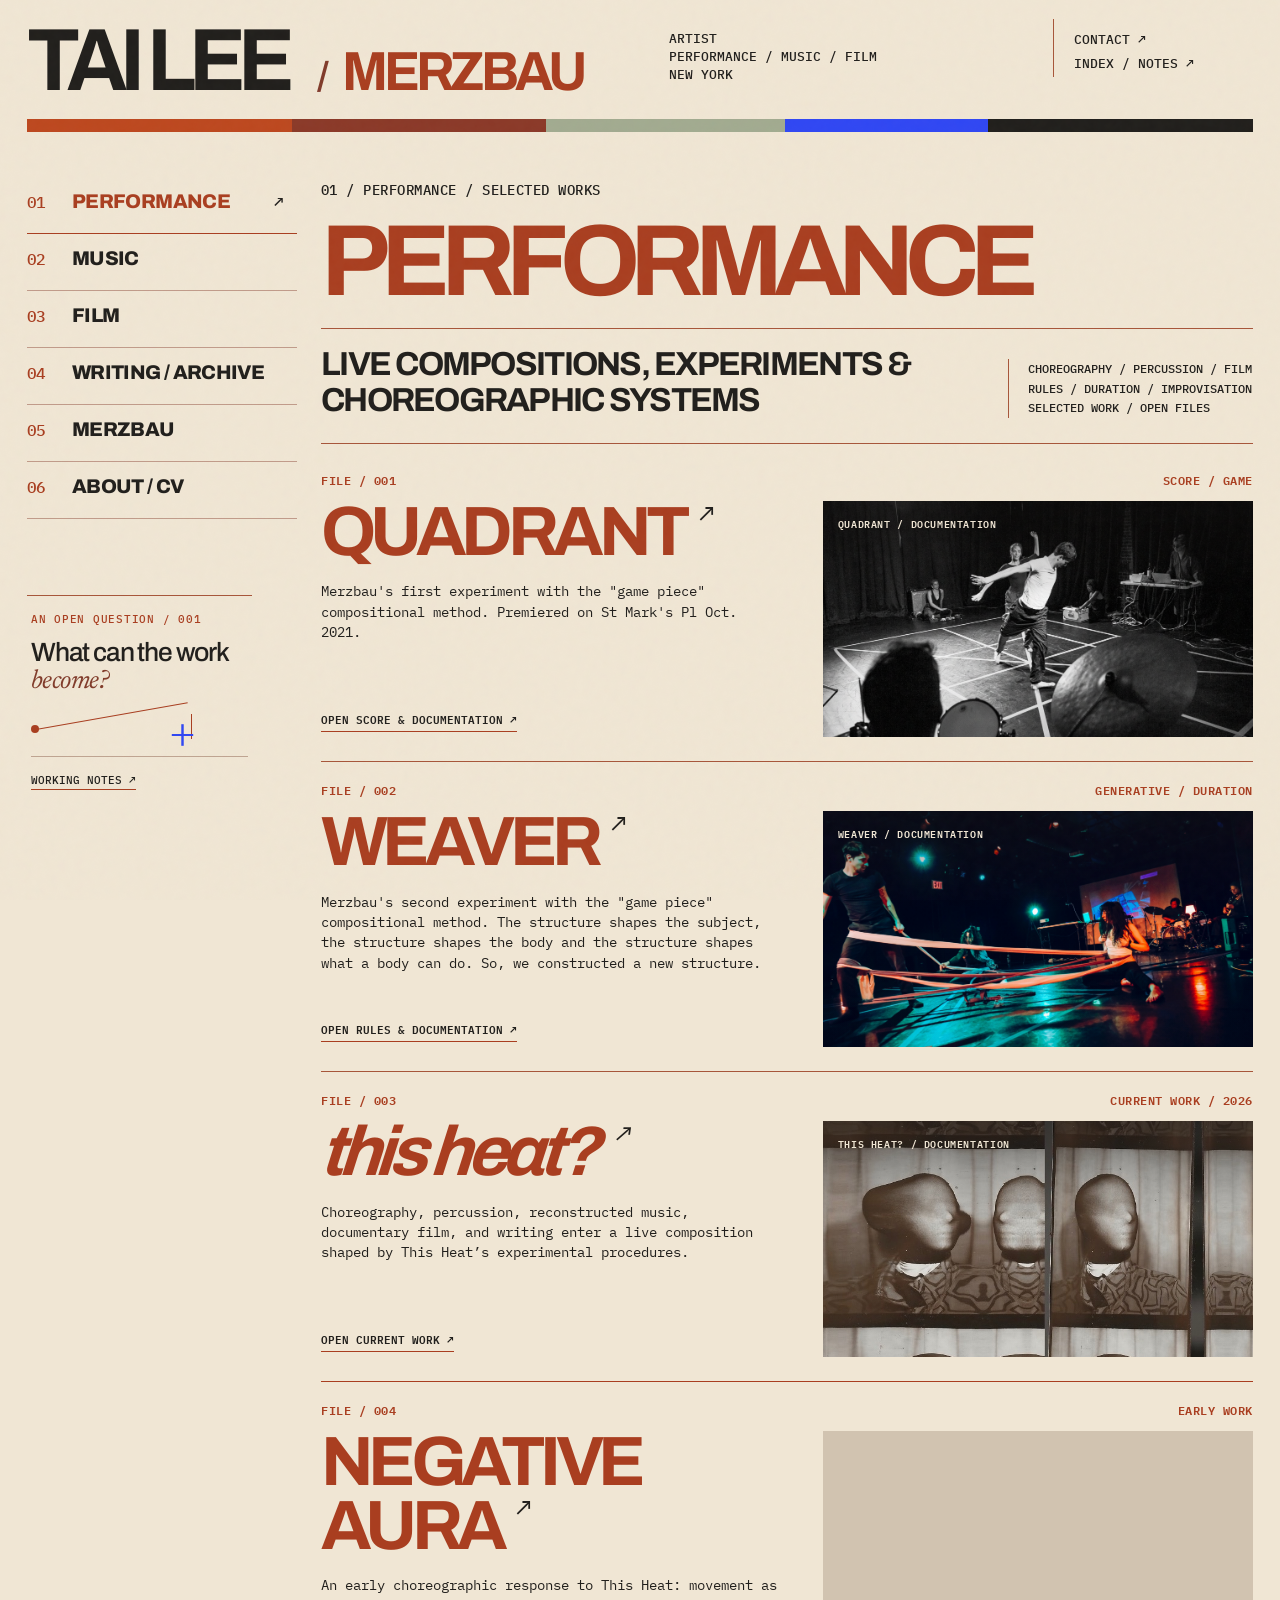
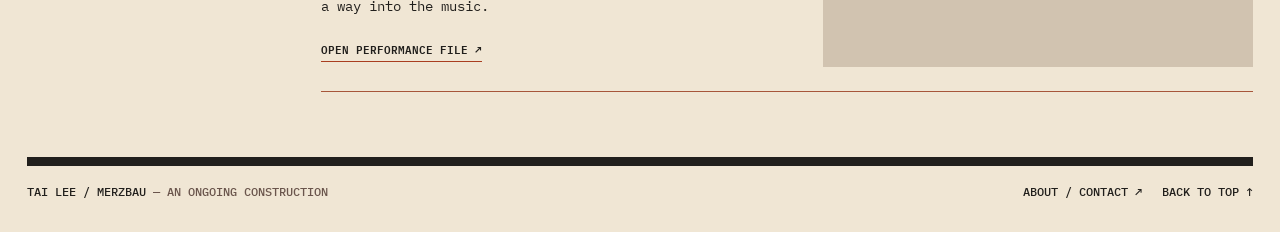
<file: pages/performance.html>
<!doctype html><html lang="en"><head><meta charset="utf-8"><meta name="viewport" content="width=device-width,initial-scale=1"><meta name="theme-color" content="#f0e6d4"><meta name="description" content="Tai Lee / Merzbau: performance, music, film, writing, and working archives."><title>PERFORMANCE — TAI LEE / MERZBAU</title><link rel="stylesheet" href="../assets/site.css"></head><body>
 <div class="site-shell"><header class="site-header" id="top">
  <div class="masthead"><a class="brand" href="../home.html" aria-label="Tai Lee Merzbau homepage"><span class="brand-tai">TAI LEE</span><span class="brand-slash">/</span><span class="brand-merz">MERZBAU</span></a>
  <div class="masthead-meta">ARTIST<br>PERFORMANCE / MUSIC / FILM<br>NEW YORK</div>
  <div class="header-tools"><a href="../pages/about.html#contact">CONTACT ↗</a><a href="../pages/writing.html">INDEX / NOTES ↗</a><button class="menu-toggle" aria-expanded="false" aria-controls="main-index" type="button">MENU +</button></div></div>
  <div class="color-rule" aria-hidden="true"><span></span><span></span><span></span><span></span><span></span></div>
  </header><div class="body-grid"><nav class="site-index" id="main-index" aria-label="Main navigation"><a class="index-item is-active" href="../pages/performance.html"><span class="index-number">01</span><span class="index-word">PERFORMANCE</span><span class="index-arrow" aria-hidden="true">↗</span></a>
<a class="index-item " href="../pages/music.html"><span class="index-number">02</span><span class="index-word">MUSIC</span><span class="index-arrow" aria-hidden="true">↗</span></a>
<a class="index-item " href="../pages/film.html"><span class="index-number">03</span><span class="index-word">FILM</span><span class="index-arrow" aria-hidden="true">↗</span></a>
<a class="index-item " href="../pages/writing.html"><span class="index-number">04</span><span class="index-word">WRITING / ARCHIVE</span><span class="index-arrow" aria-hidden="true">↗</span></a>
<a class="index-item " href="../pages/merzbau.html"><span class="index-number">05</span><span class="index-word">MERZBAU</span><span class="index-arrow" aria-hidden="true">↗</span></a>
<a class="index-item " href="../pages/about.html"><span class="index-number">06</span><span class="index-word">ABOUT / CV</span><span class="index-arrow" aria-hidden="true">↗</span></a><aside class="index-aside"><span class="index-aside-kicker">AN OPEN QUESTION / 001</span><p>What can the work <em>become?</em></p><div class="index-aside-diagram" aria-hidden="true"><span class="diagram-point"></span><span class="diagram-route"></span><span class="diagram-cross">+</span></div><a href="../pages/writing.html">WORKING NOTES ↗</a></aside></nav><main class="main-column performance-page">
  <div class="section-topline">01 / PERFORMANCE / SELECTED WORKS</div>
  <h1 class="section-title performance-heading">PERFORMANCE</h1>
  <div class="performance-intro">
    <p class="performance-thesis">LIVE COMPOSITIONS, EXPERIMENTS &amp; CHOREOGRAPHIC SYSTEMS</p>
    <div class="performance-index-meta">CHOREOGRAPHY / PERCUSSION / FILM<br>RULES / DURATION / IMPROVISATION<br>SELECTED WORK / OPEN FILES</div>
  </div>
  <div class="performance-catalogue">
    <article class="performance-record">
      <div class="performance-record-index"><span>FILE / 001</span><span>SCORE / GAME</span></div>
      <div class="performance-record-main">
        <div class="performance-record-copy">
          <a class="performance-record-title" href="../works/quadrant.html">QUADRANT <span aria-hidden="true">↗</span></a>
          <p>Merzbau's first experiment with the &quot;game piece&quot; compositional method. Premiered on St Mark's Pl Oct. 2021.</p>
          <a class="performance-record-open" href="../works/quadrant.html">OPEN SCORE &amp; DOCUMENTATION ↗</a>
        </div>
        <a class="performance-graphic performance-index-photo" href="../works/quadrant.html" aria-label="View QUADRANT project"><img src="../assets/images/quadrant-st-marks-oct-2021.jpg" alt="QUADRANT archival documentation" loading="lazy" style="object-position:center 50%"><span class="performance-index-photo-label">QUADRANT / DOCUMENTATION</span></a>
      </div>
    </article>
    <article class="performance-record">
      <div class="performance-record-index"><span>FILE / 002</span><span>GENERATIVE / DURATION</span></div>
      <div class="performance-record-main">
        <div class="performance-record-copy">
          <a class="performance-record-title" href="../works/weaver.html">WEAVER <span aria-hidden="true">↗</span></a>
          <p>Merzbau's second experiment with the &quot;game piece&quot; compositional method. The structure shapes the subject, the structure shapes the body and the structure shapes what a body can do. So, we constructed a new structure.</p>
          <a class="performance-record-open" href="../works/weaver.html">OPEN RULES &amp; DOCUMENTATION ↗</a>
        </div>
        <a class="performance-graphic performance-index-photo" href="../works/weaver.html" aria-label="View WEAVER project"><img src="../assets/images/weaver-performance-doc-02.jpg" alt="WEAVER archival documentation" loading="lazy" style="object-position:center 48%"><span class="performance-index-photo-label">WEAVER / DOCUMENTATION</span></a>
      </div>
    </article>
    <article class="performance-record performance-record-current">
      <div class="performance-record-index"><span>FILE / 003</span><span>CURRENT WORK / 2026</span></div>
      <div class="performance-record-main">
        <div class="performance-record-copy">
          <a class="performance-record-title performance-title-query" href="../works/this-heat.html">this heat? <span aria-hidden="true">↗</span></a>
          <p>Choreography, percussion, reconstructed music, documentary film, and writing enter a live composition shaped by This Heat’s experimental procedures.</p>
          <a class="performance-record-open" href="../works/this-heat.html">OPEN CURRENT WORK ↗</a>
        </div>
        <a class="performance-graphic performance-index-photo" href="../works/this-heat.html" aria-label="View THIS HEAT? project"><img src="../assets/this_heat_march_photo_02.jpg" alt="THIS HEAT? archival documentation" loading="lazy" style="object-position:center 35%"><span class="performance-index-photo-label">THIS HEAT? / DOCUMENTATION</span></a>
      </div>
    </article>
    <article class="performance-record">
      <div class="performance-record-index"><span>FILE / 004</span><span>EARLY WORK</span></div>
      <div class="performance-record-main">
        <div class="performance-record-copy">
          <a class="performance-record-title" href="../works/negative-aura.html">NEGATIVE<br>AURA <span aria-hidden="true">↗</span></a>
          <p>An early choreographic response to This Heat: movement as a way into the music.</p>
          <a class="performance-record-open" href="../works/negative-aura.html">OPEN PERFORMANCE FILE ↗</a>
        </div>
        <div class="performance-graphic performance-index-blank" role="img" aria-label="NEGATIVE AURA documentation not yet added"></div>
      </div>
    </article>
  </div>
</main></div><footer class="site-footer"><div class="footer-left">TAI LEE / MERZBAU <span class="muted">— AN ONGOING CONSTRUCTION</span></div><div class="footer-right"><a href="../pages/about.html">ABOUT / CONTACT ↗</a> <a href="#top">BACK TO TOP ↑</a></div></footer></div><script src="../assets/site.js" defer></script></body></html>
</file>
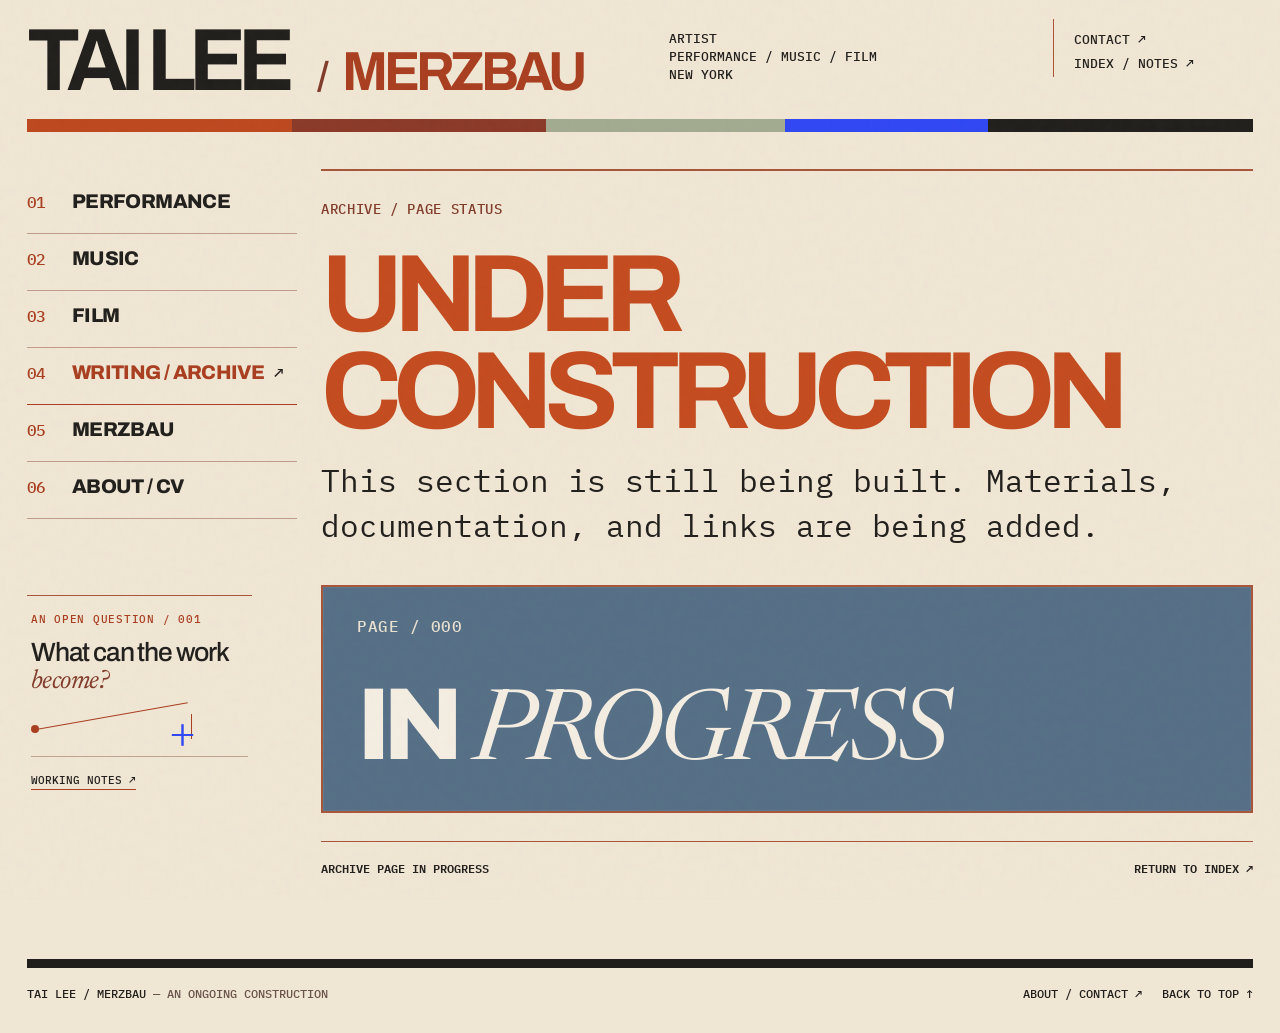
<file: pages/writing.html>
<!doctype html><html lang="en"><head><meta charset="utf-8"><meta name="viewport" content="width=device-width,initial-scale=1"><meta name="theme-color" content="#f0e6d4"><meta name="description" content="Tai Lee / Merzbau: performance, music, film, writing, and working archives."><title>WRITING / ARCHIVE — TAI LEE / MERZBAU</title><link rel="stylesheet" href="../assets/site.css"></head><body>
 <div class="site-shell"><header class="site-header" id="top">
  <div class="masthead"><a class="brand" href="../home.html" aria-label="Tai Lee Merzbau homepage"><span class="brand-tai">TAI LEE</span><span class="brand-slash">/</span><span class="brand-merz">MERZBAU</span></a>
  <div class="masthead-meta">ARTIST<br>PERFORMANCE / MUSIC / FILM<br>NEW YORK</div>
  <div class="header-tools"><a href="../pages/about.html#contact">CONTACT ↗</a><a href="../pages/writing.html">INDEX / NOTES ↗</a><button class="menu-toggle" aria-expanded="false" aria-controls="main-index" type="button">MENU +</button></div></div>
  <div class="color-rule" aria-hidden="true"><span></span><span></span><span></span><span></span><span></span></div>
  </header><div class="body-grid"><nav class="site-index" id="main-index" aria-label="Main navigation"><a class="index-item " href="../pages/performance.html"><span class="index-number">01</span><span class="index-word">PERFORMANCE</span><span class="index-arrow" aria-hidden="true">↗</span></a>
<a class="index-item " href="../pages/music.html"><span class="index-number">02</span><span class="index-word">MUSIC</span><span class="index-arrow" aria-hidden="true">↗</span></a>
<a class="index-item " href="../pages/film.html"><span class="index-number">03</span><span class="index-word">FILM</span><span class="index-arrow" aria-hidden="true">↗</span></a>
<a class="index-item is-active" href="../pages/writing.html"><span class="index-number">04</span><span class="index-word">WRITING / ARCHIVE</span><span class="index-arrow" aria-hidden="true">↗</span></a>
<a class="index-item " href="../pages/merzbau.html"><span class="index-number">05</span><span class="index-word">MERZBAU</span><span class="index-arrow" aria-hidden="true">↗</span></a>
<a class="index-item " href="../pages/about.html"><span class="index-number">06</span><span class="index-word">ABOUT / CV</span><span class="index-arrow" aria-hidden="true">↗</span></a><aside class="index-aside"><span class="index-aside-kicker">AN OPEN QUESTION / 001</span><p>What can the work <em>become?</em></p><div class="index-aside-diagram" aria-hidden="true"><span class="diagram-point"></span><span class="diagram-route"></span><span class="diagram-cross">+</span></div><a href="../pages/writing.html">WORKING NOTES ↗</a></aside></nav><main class="main-column uc-page"><div class="uc-wrap"><div class="uc-kicker">ARCHIVE / PAGE STATUS</div><h1 class="uc-title">UNDER CONSTRUCTION</h1><p class="uc-copy">This section is still being built. Materials, documentation, and links are being added.</p><div class="uc-card"><span class="uc-card-top">PAGE / 000</span><div class="uc-card-wordmark"><strong>IN</strong><em>PROGRESS</em></div></div></div><div class="section-bottom"><span>ARCHIVE PAGE IN PROGRESS</span><a href="../home.html">RETURN TO INDEX ↗</a></div></main></div><footer class="site-footer"><div class="footer-left">TAI LEE / MERZBAU <span class="muted">— AN ONGOING CONSTRUCTION</span></div><div class="footer-right"><a href="../pages/about.html">ABOUT / CONTACT ↗</a> <a href="#top">BACK TO TOP ↑</a></div></footer></div><script src="../assets/site.js" defer></script></body></html>
</file>
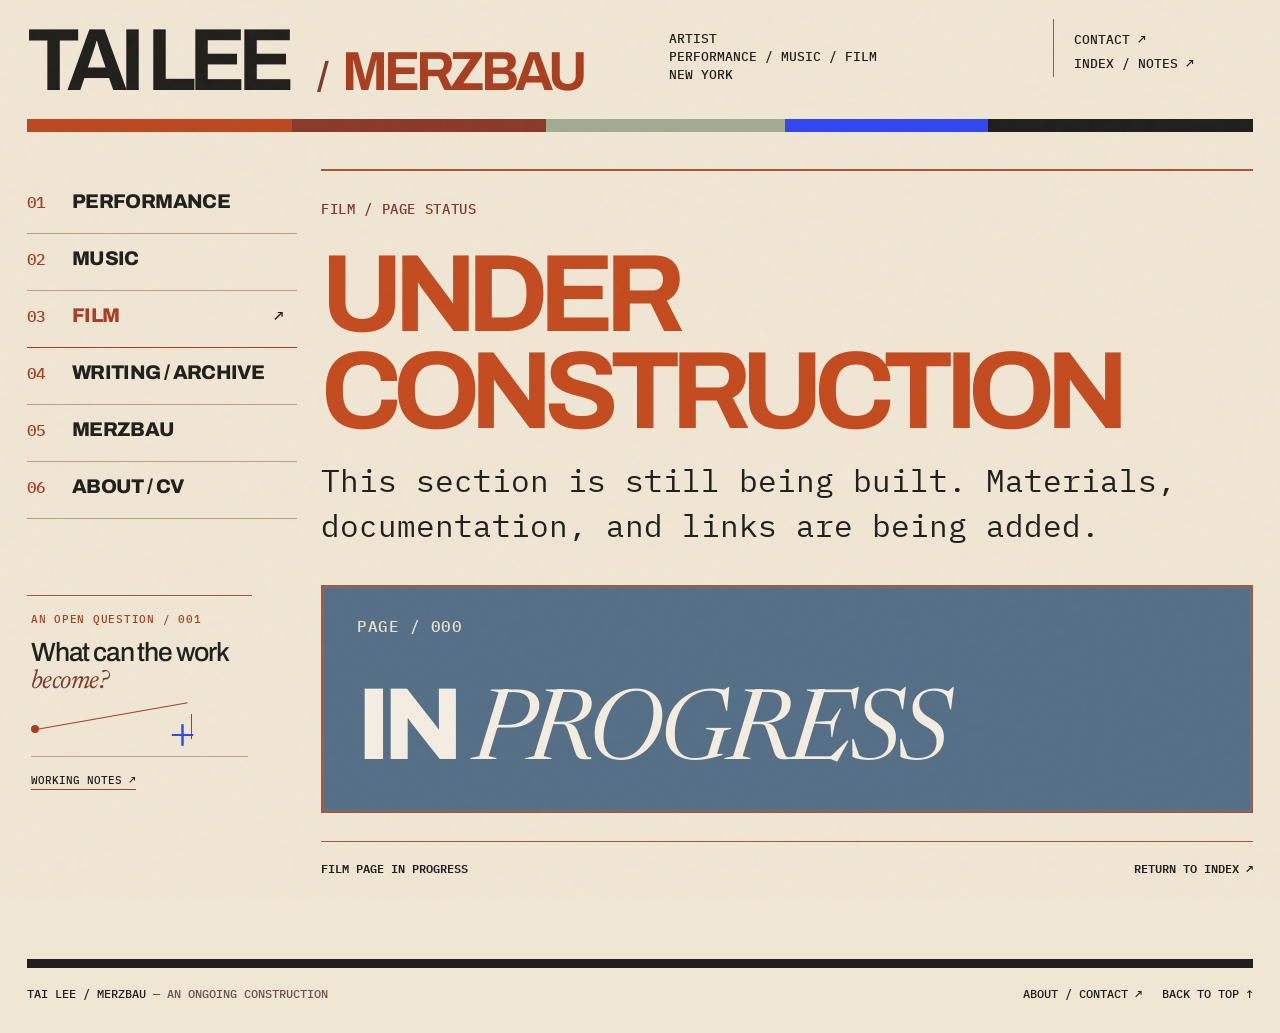
<file: works/all-channels-open.html>
<!doctype html><html lang="en"><head><meta charset="utf-8"><meta name="viewport" content="width=device-width,initial-scale=1"><meta name="theme-color" content="#f0e6d4"><meta name="description" content="Tai Lee / Merzbau: performance, music, film, writing, and working archives."><title>ALL CHANNELS OPEN — TAI LEE / MERZBAU</title><link rel="stylesheet" href="../assets/site.css"></head><body>
 <div class="site-shell"><header class="site-header" id="top">
  <div class="masthead"><a class="brand" href="../home.html" aria-label="Tai Lee Merzbau homepage"><span class="brand-tai">TAI LEE</span><span class="brand-slash">/</span><span class="brand-merz">MERZBAU</span></a>
  <div class="masthead-meta">ARTIST<br>PERFORMANCE / MUSIC / FILM<br>NEW YORK</div>
  <div class="header-tools"><a href="../pages/about.html#contact">CONTACT ↗</a><a href="../pages/writing.html">INDEX / NOTES ↗</a><button class="menu-toggle" aria-expanded="false" aria-controls="main-index" type="button">MENU +</button></div></div>
  <div class="color-rule" aria-hidden="true"><span></span><span></span><span></span><span></span><span></span></div>
  </header><div class="body-grid"><nav class="site-index" id="main-index" aria-label="Main navigation"><a class="index-item " href="../pages/performance.html"><span class="index-number">01</span><span class="index-word">PERFORMANCE</span><span class="index-arrow" aria-hidden="true">↗</span></a>
<a class="index-item " href="../pages/music.html"><span class="index-number">02</span><span class="index-word">MUSIC</span><span class="index-arrow" aria-hidden="true">↗</span></a>
<a class="index-item is-active" href="../pages/film.html"><span class="index-number">03</span><span class="index-word">FILM</span><span class="index-arrow" aria-hidden="true">↗</span></a>
<a class="index-item " href="../pages/writing.html"><span class="index-number">04</span><span class="index-word">WRITING / ARCHIVE</span><span class="index-arrow" aria-hidden="true">↗</span></a>
<a class="index-item " href="../pages/merzbau.html"><span class="index-number">05</span><span class="index-word">MERZBAU</span><span class="index-arrow" aria-hidden="true">↗</span></a>
<a class="index-item " href="../pages/about.html"><span class="index-number">06</span><span class="index-word">ABOUT / CV</span><span class="index-arrow" aria-hidden="true">↗</span></a><aside class="index-aside"><span class="index-aside-kicker">AN OPEN QUESTION / 001</span><p>What can the work <em>become?</em></p><div class="index-aside-diagram" aria-hidden="true"><span class="diagram-point"></span><span class="diagram-route"></span><span class="diagram-cross">+</span></div><a href="../pages/writing.html">WORKING NOTES ↗</a></aside></nav><main class="main-column uc-page"><div class="uc-wrap"><div class="uc-kicker">FILM / PAGE STATUS</div><h1 class="uc-title">UNDER CONSTRUCTION</h1><p class="uc-copy">This section is still being built. Materials, documentation, and links are being added.</p><div class="uc-card"><span class="uc-card-top">PAGE / 000</span><div class="uc-card-wordmark"><strong>IN</strong><em>PROGRESS</em></div></div></div><div class="section-bottom"><span>FILM PAGE IN PROGRESS</span><a href="../home.html">RETURN TO INDEX ↗</a></div></main></div><footer class="site-footer"><div class="footer-left">TAI LEE / MERZBAU <span class="muted">— AN ONGOING CONSTRUCTION</span></div><div class="footer-right"><a href="../pages/about.html">ABOUT / CONTACT ↗</a> <a href="#top">BACK TO TOP ↑</a></div></footer></div><script src="../assets/site.js" defer></script></body></html>
</file>
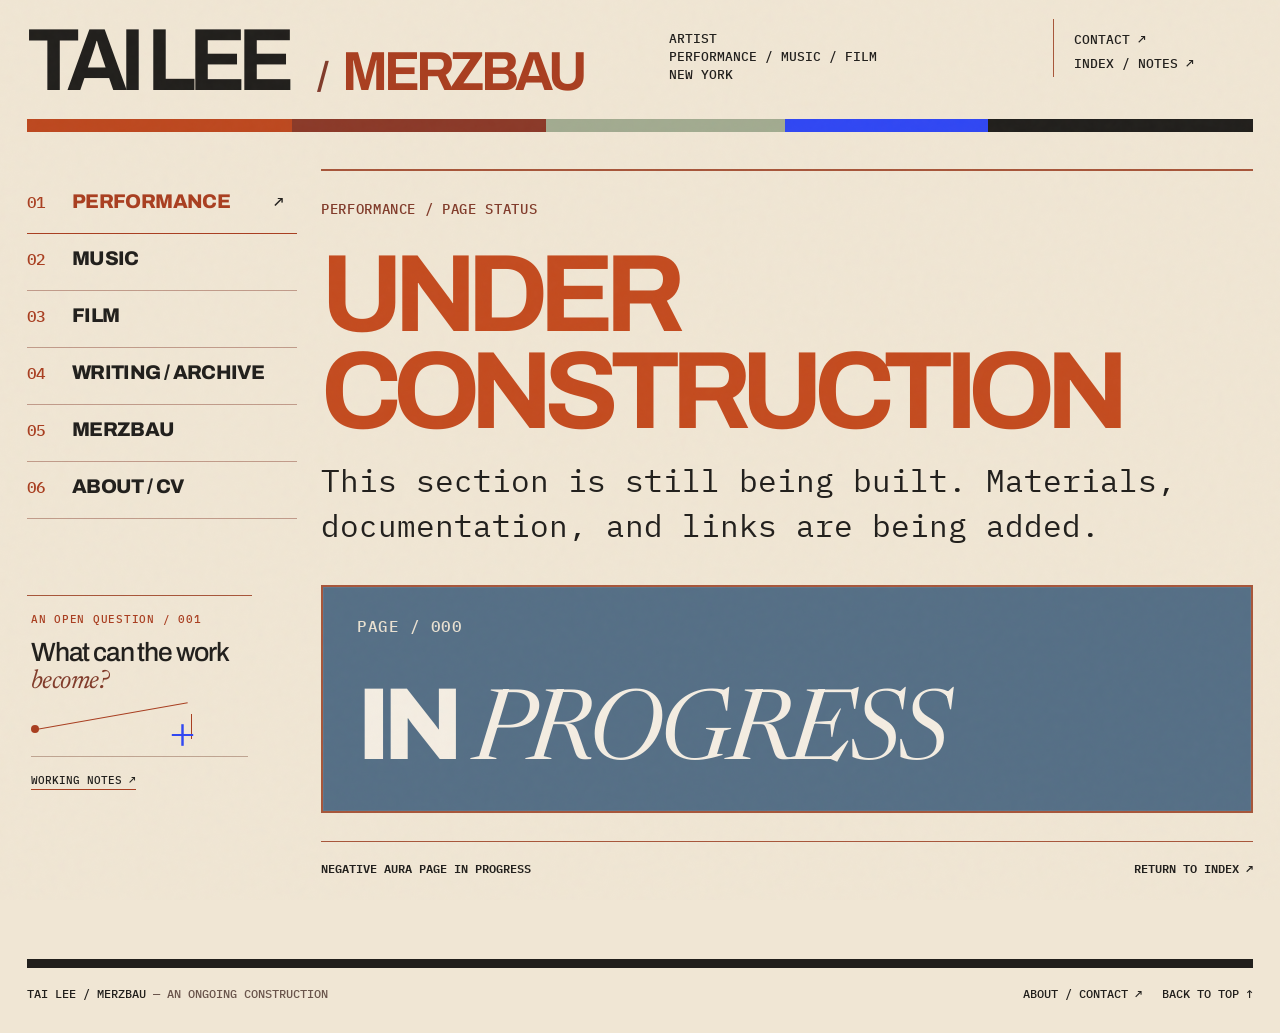
<file: works/negative-aura.html>
<!doctype html><html lang="en"><head><meta charset="utf-8"><meta name="viewport" content="width=device-width,initial-scale=1"><meta name="theme-color" content="#f0e6d4"><meta name="description" content="Tai Lee / Merzbau: performance, music, film, writing, and working archives."><title>NEGATIVE AURA — TAI LEE / MERZBAU</title><link rel="stylesheet" href="../assets/site.css"></head><body>
 <div class="site-shell"><header class="site-header" id="top">
  <div class="masthead"><a class="brand" href="../home.html" aria-label="Tai Lee Merzbau homepage"><span class="brand-tai">TAI LEE</span><span class="brand-slash">/</span><span class="brand-merz">MERZBAU</span></a>
  <div class="masthead-meta">ARTIST<br>PERFORMANCE / MUSIC / FILM<br>NEW YORK</div>
  <div class="header-tools"><a href="../pages/about.html#contact">CONTACT ↗</a><a href="../pages/writing.html">INDEX / NOTES ↗</a><button class="menu-toggle" aria-expanded="false" aria-controls="main-index" type="button">MENU +</button></div></div>
  <div class="color-rule" aria-hidden="true"><span></span><span></span><span></span><span></span><span></span></div>
  </header><div class="body-grid"><nav class="site-index" id="main-index" aria-label="Main navigation"><a class="index-item is-active" href="../pages/performance.html"><span class="index-number">01</span><span class="index-word">PERFORMANCE</span><span class="index-arrow" aria-hidden="true">↗</span></a>
<a class="index-item " href="../pages/music.html"><span class="index-number">02</span><span class="index-word">MUSIC</span><span class="index-arrow" aria-hidden="true">↗</span></a>
<a class="index-item " href="../pages/film.html"><span class="index-number">03</span><span class="index-word">FILM</span><span class="index-arrow" aria-hidden="true">↗</span></a>
<a class="index-item " href="../pages/writing.html"><span class="index-number">04</span><span class="index-word">WRITING / ARCHIVE</span><span class="index-arrow" aria-hidden="true">↗</span></a>
<a class="index-item " href="../pages/merzbau.html"><span class="index-number">05</span><span class="index-word">MERZBAU</span><span class="index-arrow" aria-hidden="true">↗</span></a>
<a class="index-item " href="../pages/about.html"><span class="index-number">06</span><span class="index-word">ABOUT / CV</span><span class="index-arrow" aria-hidden="true">↗</span></a><aside class="index-aside"><span class="index-aside-kicker">AN OPEN QUESTION / 001</span><p>What can the work <em>become?</em></p><div class="index-aside-diagram" aria-hidden="true"><span class="diagram-point"></span><span class="diagram-route"></span><span class="diagram-cross">+</span></div><a href="../pages/writing.html">WORKING NOTES ↗</a></aside></nav><main class="main-column uc-page"><div class="uc-wrap"><div class="uc-kicker">PERFORMANCE / PAGE STATUS</div><h1 class="uc-title">UNDER CONSTRUCTION</h1><p class="uc-copy">This section is still being built. Materials, documentation, and links are being added.</p><div class="uc-card"><span class="uc-card-top">PAGE / 000</span><div class="uc-card-wordmark"><strong>IN</strong><em>PROGRESS</em></div></div></div><div class="section-bottom"><span>NEGATIVE AURA PAGE IN PROGRESS</span><a href="../home.html">RETURN TO INDEX ↗</a></div></main></div><footer class="site-footer"><div class="footer-left">TAI LEE / MERZBAU <span class="muted">— AN ONGOING CONSTRUCTION</span></div><div class="footer-right"><a href="../pages/about.html">ABOUT / CONTACT ↗</a> <a href="#top">BACK TO TOP ↑</a></div></footer></div><script src="../assets/site.js" defer></script></body></html>
</file>
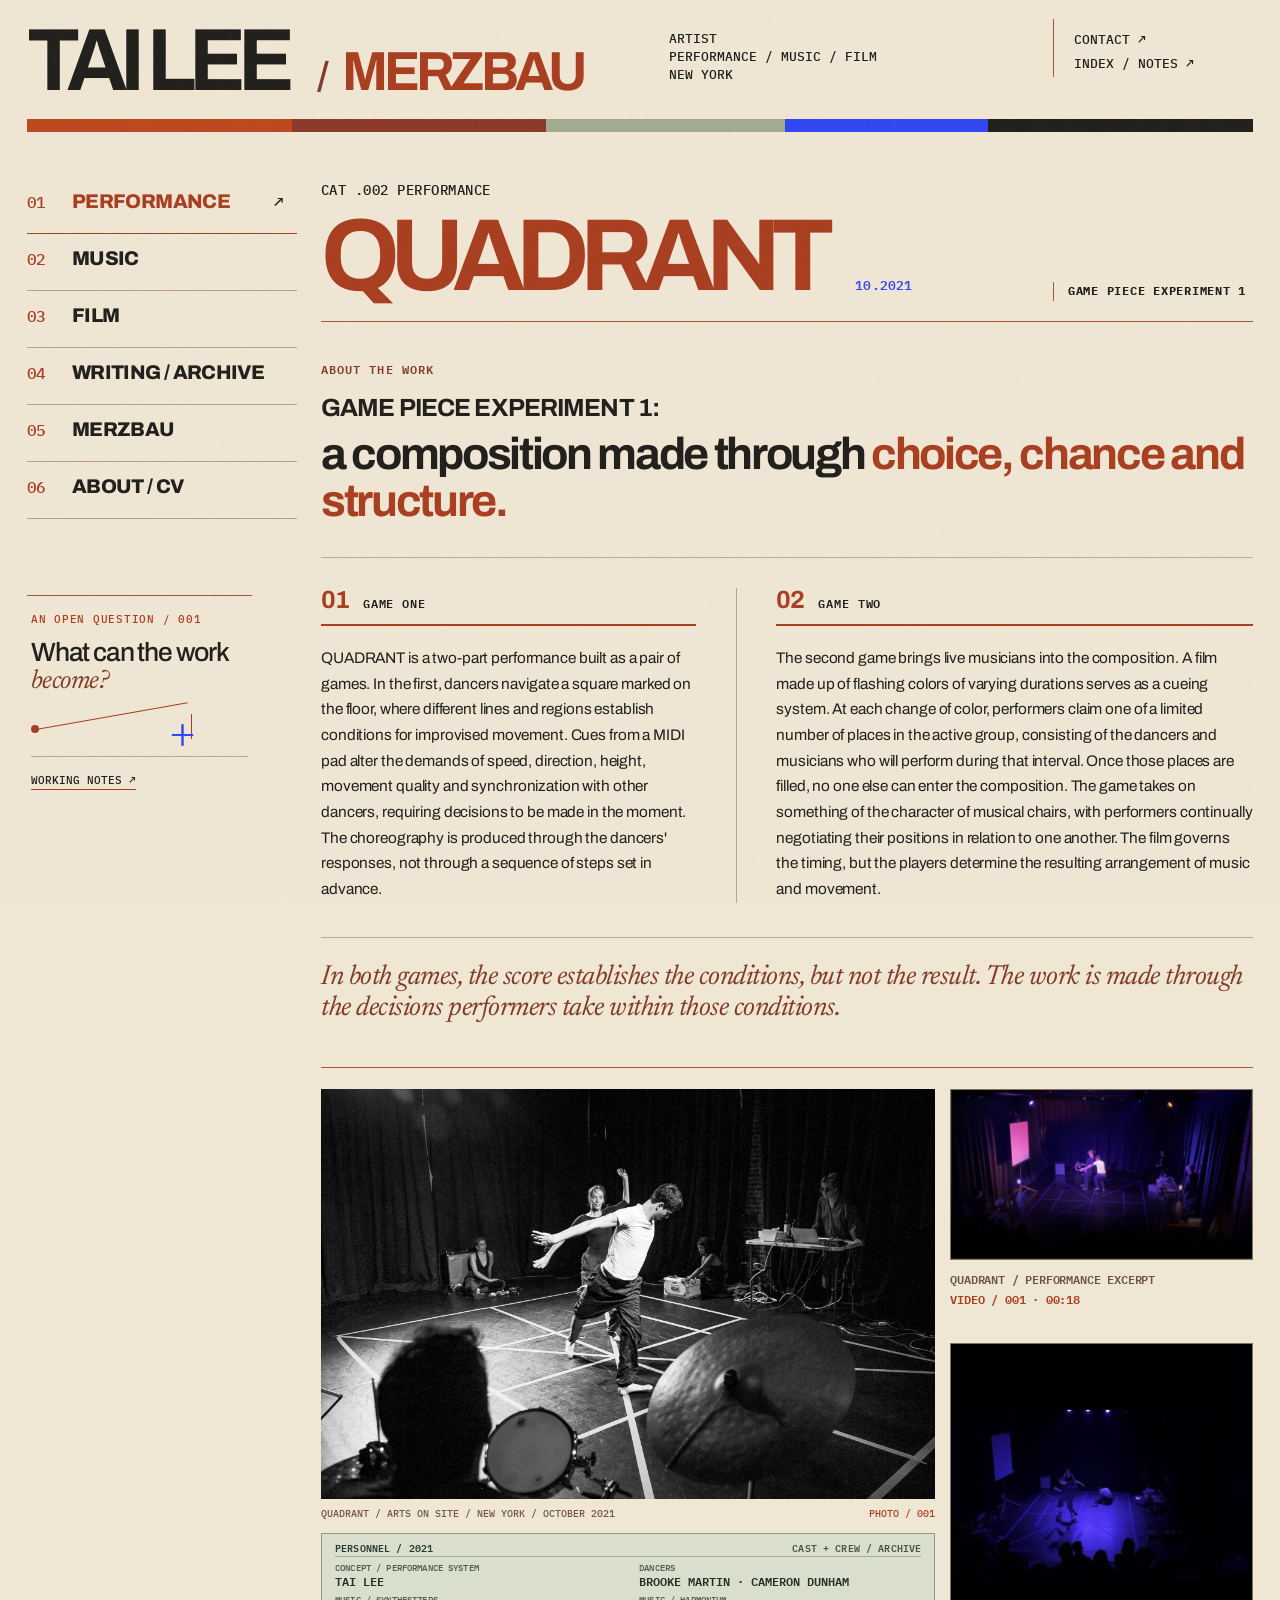
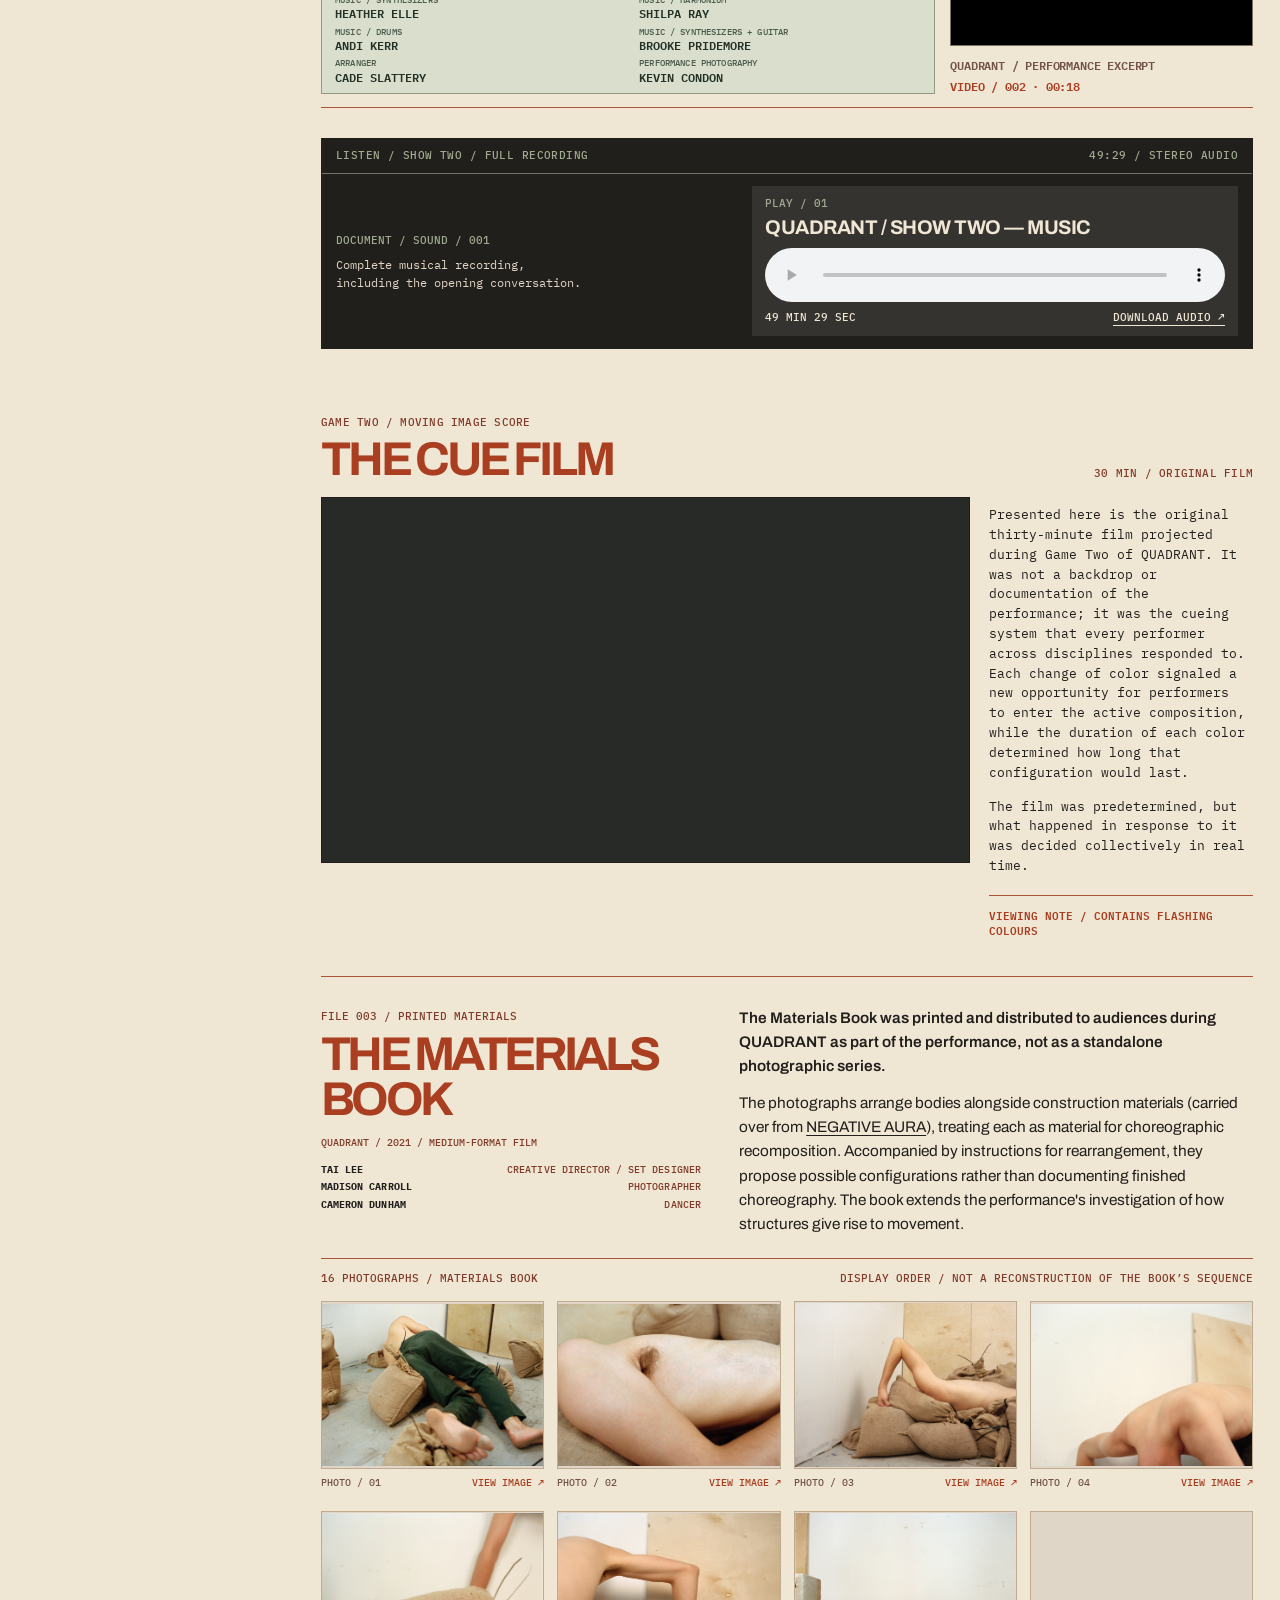
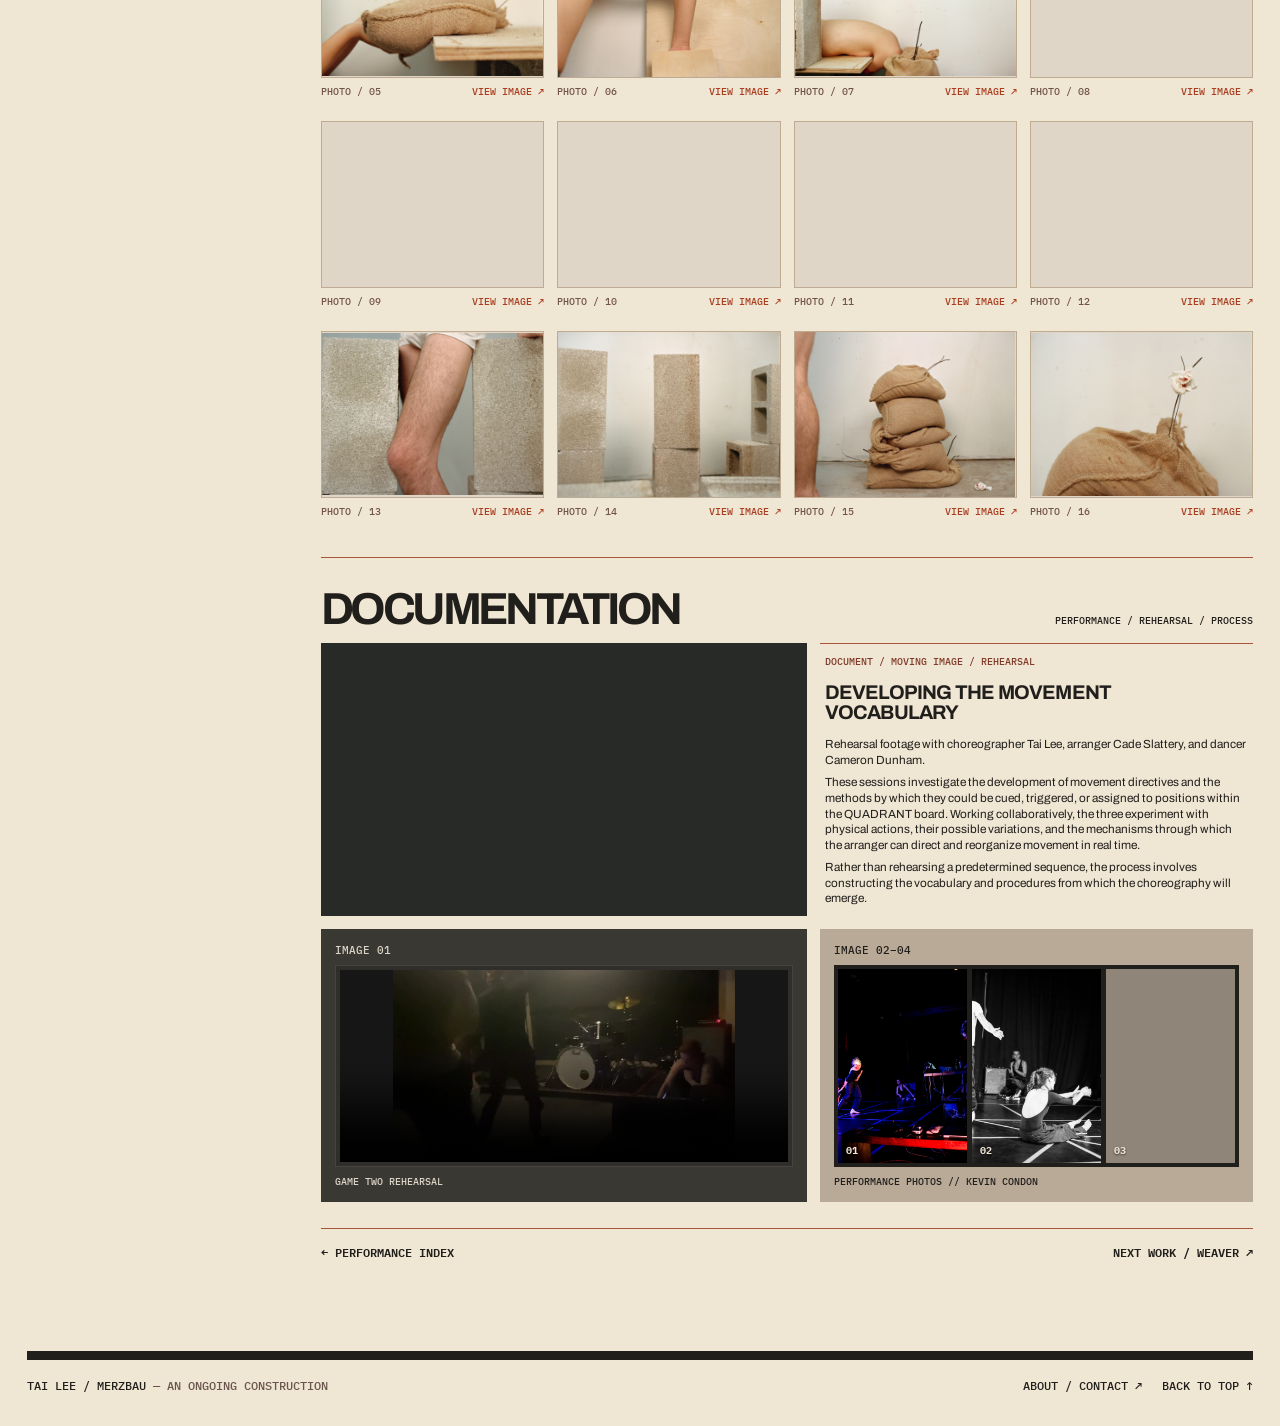
<file: works/quadrant.html>
<!DOCTYPE html>

<html lang="en"><head><meta charset="utf-8"/><meta content="width=device-width,initial-scale=1" name="viewport"/><meta content="#f0e6d4" name="theme-color"/><meta content="Tai Lee / Merzbau: performance, music, film, writing, and working archives." name="description"/><title>QUADRANT — TAI LEE / MERZBAU</title><link href="../assets/site.css" rel="stylesheet"/></head><body>
<div class="site-shell"><header class="site-header" id="top">
<div class="masthead"><a aria-label="Tai Lee Merzbau homepage" class="brand" href="../home.html"><span class="brand-tai">TAI LEE</span><span class="brand-slash">/</span><span class="brand-merz">MERZBAU</span></a>
<div class="masthead-meta">ARTIST<br/>PERFORMANCE / MUSIC / FILM<br/>NEW YORK</div>
<div class="header-tools"><a href="../pages/about.html#contact">CONTACT ↗</a><a href="../pages/writing.html">INDEX / NOTES ↗</a><button aria-controls="main-index" aria-expanded="false" class="menu-toggle" type="button">MENU +</button></div></div>
<div aria-hidden="true" class="color-rule"><span></span><span></span><span></span><span></span><span></span></div>
</header><div class="body-grid"><nav aria-label="Main navigation" class="site-index" id="main-index"><a class="index-item is-active" href="../pages/performance.html"><span class="index-number">01</span><span class="index-word">PERFORMANCE</span><span aria-hidden="true" class="index-arrow">↗</span></a>
<a class="index-item" href="../pages/music.html"><span class="index-number">02</span><span class="index-word">MUSIC</span><span aria-hidden="true" class="index-arrow">↗</span></a>
<a class="index-item" href="../pages/film.html"><span class="index-number">03</span><span class="index-word">FILM</span><span aria-hidden="true" class="index-arrow">↗</span></a>
<a class="index-item" href="../pages/writing.html"><span class="index-number">04</span><span class="index-word">WRITING / ARCHIVE</span><span aria-hidden="true" class="index-arrow">↗</span></a>
<a class="index-item" href="../pages/merzbau.html"><span class="index-number">05</span><span class="index-word">MERZBAU</span><span aria-hidden="true" class="index-arrow">↗</span></a>
<a class="index-item" href="../pages/about.html"><span class="index-number">06</span><span class="index-word">ABOUT / CV</span><span aria-hidden="true" class="index-arrow">↗</span></a><aside class="index-aside"><span class="index-aside-kicker">AN OPEN QUESTION / 001</span><p>What can the work <em>become?</em></p><div aria-hidden="true" class="index-aside-diagram"><span class="diagram-point"></span><span class="diagram-route"></span><span class="diagram-cross">+</span></div><a href="../pages/writing.html">WORKING NOTES ↗</a></aside></nav><main class="main-column">
<article class="quadrant-detail">
<div class="section-topline">CAT .002 PERFORMANCE</div>
<header class="quad-head">
<div class="quad-title-line"><h1 class="quad-title">QUADRANT</h1><span class="quad-title-date">10.2021</span></div>
<div class="quad-title-aside"><span>GAME PIECE EXPERIMENT 1</span></div>
</header>
<section aria-labelledby="quad-encounter-heading" class="quad-encounter" id="introduction"><header class="quad-essay-head"><span class="quad-essay-label">ABOUT THE WORK</span><h2 class="quad-essay-title" id="quad-encounter-heading"><span class="quad-essay-index">GAME PIECE EXPERIMENT 1:</span><span class="quad-essay-text">a composition made through <span class="quad-essay-accent">choice, chance and structure.</span></span></h2></header><div class="quad-essay-games"><section class="quad-essay-game"><div class="quad-essay-game-label"><span class="quad-essay-game-number">01</span><span>GAME ONE</span></div><p>QUADRANT is a two-part performance built as a pair of games. In the first, dancers navigate a square marked on the floor, where different lines and regions establish conditions for improvised movement. Cues from a MIDI pad alter the demands of speed, direction, height, movement quality and synchronization with other dancers, requiring decisions to be made in the moment. The choreography is produced through the dancers' responses, not through a sequence of steps set in advance.</p></section><section class="quad-essay-game"><div class="quad-essay-game-label"><span class="quad-essay-game-number">02</span><span>GAME TWO</span></div><p>The second game brings live musicians into the composition. A film made up of flashing colors of varying durations serves as a cueing system. At each change of color, performers claim one of a limited number of places in the active group, consisting of the dancers and musicians who will perform during that interval. Once those places are filled, no one else can enter the composition. The game takes on something of the character of musical chairs, with performers continually negotiating their positions in relation to one another. The film governs the timing, but the players determine the resulting arrangement of music and movement.</p></section></div><div class="quad-essay-conclusion"><p>In both games, the score establishes the conditions, but not the result. The work is made through the decisions performers take within those conditions.</p></div></section>
<section aria-label="QUADRANT performance photograph and video" class="quad-first-encounter">
<figure class="quad-first-photo"><img alt="Performance photograph from QUADRANT at Arts on Site, New York, October 2021" class="quad-performance-image" decoding="async" loading="eager" src="../assets/images/quadrant-st-marks-oct-2021.jpg"/><figcaption>QUADRANT / ARTS ON SITE / NEW YORK / OCTOBER 2021 <span>PHOTO / 001</span></figcaption>
<aside aria-label="QUADRANT personnel and production credits" class="quad-credits-inset">
<div class="quad-credits-inset-header"><strong>PERSONNEL / 2021</strong><span>CAST + CREW / ARCHIVE</span></div>
<dl class="quad-credits-inset-grid">
<div><dt>CONCEPT / PERFORMANCE SYSTEM</dt><dd>TAI LEE</dd></div>
<div><dt>DANCERS</dt><dd>BROOKE MARTIN · CAMERON DUNHAM</dd></div>
<div><dt>MUSIC / SYNTHESIZERS</dt><dd>HEATHER ELLE</dd></div>
<div><dt>MUSIC / HARMONIUM</dt><dd>SHILPA RAY</dd></div>
<div><dt>MUSIC / DRUMS</dt><dd>ANDI KERR</dd></div>
<div><dt>MUSIC / SYNTHESIZERS + GUITAR</dt><dd>BROOKE PRIDEMORE</dd></div>
<div><dt>ARRANGER</dt><dd>CADE SLATTERY</dd></div>
<div><dt>PERFORMANCE PHOTOGRAPHY</dt><dd>KEVIN CONDON</dd></div>
</dl>
</aside></figure>
<div aria-label="QUADRANT performance video excerpts" class="quad-video-stack">
<figure class="quad-first-video"><video aria-label="QUADRANT performance video excerpt one" class="quad-performance-video" controls="" playsinline="" poster="../assets/video/quadrant-performance-poster.jpg" preload="metadata"><source src="../assets/video/quadrant-performance-excerpt.mp4" type="video/mp4"/>Your browser does not support embedded video. <a href="../assets/video/quadrant-performance-excerpt.mp4">Watch QUADRANT performance excerpt.</a></video><figcaption>QUADRANT / PERFORMANCE EXCERPT <span>VIDEO / 001 · 00:18</span></figcaption></figure>
<figure class="quad-first-video"><video aria-label="QUADRANT performance video excerpt two" class="quad-performance-video quad-performance-video--square" controls="" playsinline="" poster="../assets/video/quadrant-performance-poster-02.jpg" preload="metadata"><source src="../assets/video/quadrant-performance-excerpt-02.mp4" type="video/mp4"/>Your browser does not support embedded video. <a href="../assets/video/quadrant-performance-excerpt-02.mp4">Watch second QUADRANT performance excerpt.</a></video><figcaption>QUADRANT / PERFORMANCE EXCERPT <span>VIDEO / 002 · 00:18</span></figcaption></figure>
</div>
</section>
<section aria-label="QUADRANT Show Two music recording" class="quad-listening" id="show-two-audio">
<div class="quad-listening-header"><span>LISTEN / SHOW TWO / FULL RECORDING</span><span>49:29 / STEREO AUDIO</span></div>
<div class="quad-listening-grid quad-listening-grid--compact">
<div class="quad-listening-title"><span>DOCUMENT / SOUND / 001</span><p>Complete musical recording, including the opening conversation.</p></div>
<div class="quad-listening-player"><span class="quad-player-label">PLAY / 01</span><strong>QUADRANT / SHOW TWO — MUSIC</strong><audio aria-label="Listen to the full QUADRANT Show Two music recording" controls="" preload="metadata"><source src="../assets/audio/quadrant-show-two-full.m4a" type="audio/mp4"/>Your browser does not support this audio player. <a href="../assets/audio/quadrant-show-two-full.m4a">Open the recording.</a></audio><div class="quad-listening-links"><span>49 MIN 29 SEC</span><a download="QUADRANT_Show_Two_Full_Recording.m4a" href="../assets/audio/quadrant-show-two-full.m4a">DOWNLOAD AUDIO ↗</a></div></div>
</div>
</section>
<section aria-labelledby="quad-cue-film-heading" class="quad-cue-film" id="cue-film">
<div class="quad-cue-head">
<div><span>GAME TWO / MOVING IMAGE SCORE</span><h2 id="quad-cue-film-heading">THE CUE FILM</h2></div>
<span>30 MIN / ORIGINAL FILM</span>
</div>
<div class="quad-cue-layout">
<div class="quad-cue-frame" id="quadrant-cue-film-player">
<iframe allow="autoplay; fullscreen; picture-in-picture; encrypted-media" allowfullscreen="" loading="lazy" referrerpolicy="strict-origin-when-cross-origin" src="https://player.vimeo.com/video/1247098387?h=515ecf2db9&amp;title=0&amp;byline=0&amp;portrait=0" title="QUADRANT — Game Two original 30-minute cue film"></iframe>
</div>
<div class="quad-cue-notes">
<div class="quad-cue-copy">
<p>Presented here is the original thirty-minute film projected during Game Two of QUADRANT. It was not a backdrop or documentation of the performance; it was the cueing system that every performer across disciplines responded to. Each change of color signaled a new opportunity for performers to enter the active composition, while the duration of each color determined how long that configuration would last.</p>
<p>The film was predetermined, but what happened in response to it was decided collectively in real time.</p>
</div>
<small>VIEWING NOTE / CONTAINS FLASHING COLOURS</small>
</div>
</div>
</section>
<section class="quad-material-book" id="materials"><div class="quad-book-header">
<div class="quad-book-heading"><small>FILE 003 / PRINTED MATERIALS</small><h2>THE MATERIALS BOOK</h2><span>QUADRANT / 2021 / MEDIUM-FORMAT FILM</span>
<div aria-label="Materials Book credits" class="quad-book-credits">
<div><b>TAI LEE</b><span>CREATIVE DIRECTOR / SET DESIGNER</span></div>
<div><b>MADISON CARROLL</b><span>PHOTOGRAPHER</span></div>
<div><b>CAMERON DUNHAM</b><span>DANCER</span></div>
</div>
</div>
<div class="quad-book-introduction">
<p>The Materials Book was printed and distributed to audiences during QUADRANT as part of the performance, not as a standalone photographic series.</p>
<p>The photographs arrange bodies alongside construction materials (carried over from <a href="negative-aura.html">NEGATIVE AURA</a>), treating each as material for choreographic recomposition. Accompanied by instructions for rearrangement, they propose possible configurations rather than documenting finished choreography. The book extends the performance's investigation of how structures give rise to movement.</p>
</div>
</div><div class="quad-book-gallery-note"><span>16 PHOTOGRAPHS / MATERIALS BOOK</span><span>DISPLAY ORDER / NOT A RECONSTRUCTION OF THE BOOK’S SEQUENCE</span></div><div aria-label="Sixteen photographs from the QUADRANT materials book" class="quad-book-photo-grid"><figure class="quad-book-photograph"><a aria-label="View materials-book photograph 01 of 16 at full resolution" href="../assets/images/quadrant-materials/cameron04.jpg" rel="noopener" target="_blank"><img alt="QUADRANT materials book, photographic study 1 of 16" decoding="async" height="1500" loading="lazy" src="../assets/images/quadrant-materials/cameron04.jpg" width="2048"/></a><figcaption>PHOTO / 01<span>VIEW IMAGE ↗</span></figcaption></figure><figure class="quad-book-photograph"><a aria-label="View materials-book photograph 02 of 16 at full resolution" href="../assets/images/quadrant-materials/cameron07.jpg" rel="noopener" target="_blank"><img alt="QUADRANT materials book, photographic study 2 of 16" decoding="async" height="1498" loading="lazy" src="../assets/images/quadrant-materials/cameron07.jpg" width="2048"/></a><figcaption>PHOTO / 02<span>VIEW IMAGE ↗</span></figcaption></figure><figure class="quad-book-photograph"><a aria-label="View materials-book photograph 03 of 16 at full resolution" href="../assets/images/quadrant-materials/cameron12.jpg" rel="noopener" target="_blank"><img alt="QUADRANT materials book, photographic study 3 of 16" decoding="async" height="1514" loading="lazy" src="../assets/images/quadrant-materials/cameron12.jpg" width="2048"/></a><figcaption>PHOTO / 03<span>VIEW IMAGE ↗</span></figcaption></figure><figure class="quad-book-photograph"><a aria-label="View materials-book photograph 04 of 16 at full resolution" href="../assets/images/quadrant-materials/cameron22.jpg" rel="noopener" target="_blank"><img alt="QUADRANT materials book, photographic study 4 of 16" decoding="async" height="1496" loading="lazy" src="../assets/images/quadrant-materials/cameron22.jpg" width="2048"/></a><figcaption>PHOTO / 04<span>VIEW IMAGE ↗</span></figcaption></figure><figure class="quad-book-photograph"><a aria-label="View materials-book photograph 05 of 16 at full resolution" href="../assets/images/quadrant-materials/cameron25.jpg" rel="noopener" target="_blank"><img alt="QUADRANT materials book, photographic study 5 of 16" decoding="async" height="1503" loading="lazy" src="../assets/images/quadrant-materials/cameron25.jpg" width="2048"/></a><figcaption>PHOTO / 05<span>VIEW IMAGE ↗</span></figcaption></figure><figure class="quad-book-photograph"><a aria-label="View materials-book photograph 06 of 16 at full resolution" href="../assets/images/quadrant-materials/cameron26.jpg" rel="noopener" target="_blank"><img alt="QUADRANT materials book, photographic study 6 of 16" decoding="async" height="1518" loading="lazy" src="../assets/images/quadrant-materials/cameron26.jpg" width="2048"/></a><figcaption>PHOTO / 06<span>VIEW IMAGE ↗</span></figcaption></figure><figure class="quad-book-photograph"><a aria-label="View materials-book photograph 07 of 16 at full resolution" href="../assets/images/quadrant-materials/cameron31.jpg" rel="noopener" target="_blank"><img alt="QUADRANT materials book, photographic study 7 of 16" decoding="async" height="1515" loading="lazy" src="../assets/images/quadrant-materials/cameron31.jpg" width="2048"/></a><figcaption>PHOTO / 07<span>VIEW IMAGE ↗</span></figcaption></figure><figure class="quad-book-photograph"><a aria-label="View materials-book photograph 08 of 16 at full resolution" href="../assets/images/quadrant-materials/cameron32.jpg" rel="noopener" target="_blank"><img alt="QUADRANT materials book, photographic study 8 of 16" decoding="async" height="1677" loading="lazy" src="../assets/images/quadrant-materials/cameron32.jpg" width="2048"/></a><figcaption>PHOTO / 08<span>VIEW IMAGE ↗</span></figcaption></figure><figure class="quad-book-photograph"><a aria-label="View materials-book photograph 09 of 16 at full resolution" href="../assets/images/quadrant-materials/cameron33.jpg" rel="noopener" target="_blank"><img alt="QUADRANT materials book, photographic study 9 of 16" decoding="async" height="1688" loading="lazy" src="../assets/images/quadrant-materials/cameron33.jpg" width="2048"/></a><figcaption>PHOTO / 09<span>VIEW IMAGE ↗</span></figcaption></figure><figure class="quad-book-photograph"><a aria-label="View materials-book photograph 10 of 16 at full resolution" href="../assets/images/quadrant-materials/cameron35.jpg" rel="noopener" target="_blank"><img alt="QUADRANT materials book, photographic study 10 of 16" decoding="async" height="1538" loading="lazy" src="../assets/images/quadrant-materials/cameron35.jpg" width="2048"/></a><figcaption>PHOTO / 10<span>VIEW IMAGE ↗</span></figcaption></figure><figure class="quad-book-photograph"><a aria-label="View materials-book photograph 11 of 16 at full resolution" href="../assets/images/quadrant-materials/cameron55.jpg" rel="noopener" target="_blank"><img alt="QUADRANT materials book, photographic study 11 of 16" decoding="async" height="2048" loading="lazy" src="../assets/images/quadrant-materials/cameron55.jpg" width="1516"/></a><figcaption>PHOTO / 11<span>VIEW IMAGE ↗</span></figcaption></figure><figure class="quad-book-photograph"><a aria-label="View materials-book photograph 12 of 16 at full resolution" href="../assets/images/quadrant-materials/cameron63.jpg" rel="noopener" target="_blank"><img alt="QUADRANT materials book, photographic study 12 of 16" decoding="async" height="1490" loading="lazy" src="../assets/images/quadrant-materials/cameron63.jpg" width="2048"/></a><figcaption>PHOTO / 12<span>VIEW IMAGE ↗</span></figcaption></figure><figure class="quad-book-photograph"><a aria-label="View materials-book photograph 13 of 16 at full resolution" href="../assets/images/quadrant-materials/cameron71.jpg" rel="noopener" target="_blank"><img alt="QUADRANT materials book, photographic study 13 of 16" decoding="async" height="1502" loading="lazy" src="../assets/images/quadrant-materials/cameron71.jpg" width="2048"/></a><figcaption>PHOTO / 13<span>VIEW IMAGE ↗</span></figcaption></figure><figure class="quad-book-photograph"><a aria-label="View materials-book photograph 14 of 16 at full resolution" href="../assets/images/quadrant-materials/cameron72.jpg" rel="noopener" target="_blank"><img alt="QUADRANT materials book, photographic study 14 of 16" decoding="async" height="1527" loading="lazy" src="../assets/images/quadrant-materials/cameron72.jpg" width="2048"/></a><figcaption>PHOTO / 14<span>VIEW IMAGE ↗</span></figcaption></figure><figure class="quad-book-photograph"><a aria-label="View materials-book photograph 15 of 16 at full resolution" href="../assets/images/quadrant-materials/cameron76.jpg" rel="noopener" target="_blank"><img alt="QUADRANT materials book, photographic study 15 of 16" decoding="async" height="1543" loading="lazy" src="../assets/images/quadrant-materials/cameron76.jpg" width="2048"/></a><figcaption>PHOTO / 15<span>VIEW IMAGE ↗</span></figcaption></figure><figure class="quad-book-photograph"><a aria-label="View materials-book photograph 16 of 16 at full resolution" href="../assets/images/quadrant-materials/cameron82.jpg" rel="noopener" target="_blank"><img alt="QUADRANT materials book, photographic study 16 of 16" decoding="async" height="1511" loading="lazy" src="../assets/images/quadrant-materials/cameron82.jpg" width="2048"/></a><figcaption>PHOTO / 16<span>VIEW IMAGE ↗</span></figcaption></figure></div></section>
<section class="quad-documentation" id="documentation">
<div class="quad-doc-heading"><h2>DOCUMENTATION</h2><span>PERFORMANCE / REHEARSAL / PROCESS</span></div>
<div aria-label="QUADRANT rehearsal and process footage" class="quad-process-feature">
<div class="quad-process-screen" id="quadrant-rehearsal-player">
<iframe allow="autoplay; fullscreen; picture-in-picture; encrypted-media" allowfullscreen="" loading="lazy" referrerpolicy="strict-origin-when-cross-origin" src="https://player.vimeo.com/video/1247108110?h=12628e9c09&amp;title=0&amp;byline=0&amp;portrait=0" title="QUADRANT — rehearsal footage"></iframe>
</div>
<div class="quad-process-description"><span>DOCUMENT / MOVING IMAGE / REHEARSAL</span><h3>DEVELOPING THE MOVEMENT VOCABULARY</h3><div class="quad-process-copy"><p>Rehearsal footage with choreographer Tai Lee, arranger Cade Slattery, and dancer Cameron Dunham.</p><p>These sessions investigate the development of movement directives and the methods by which they could be cued, triggered, or assigned to positions within the QUADRANT board. Working collaboratively, the three experiment with physical actions, their possible variations, and the mechanisms through which the arranger can direct and reorganize movement in real time.</p><p>Rather than rehearsing a predetermined sequence, the process involves constructing the vocabulary and procedures from which the choreography will emerge.</p></div></div>
</div>
<div class="quad-doc-grid"><div class="quad-doc-photo quad-doc-media"><span>IMAGE 01</span><div class="quad-doc-video-wrap"><video aria-label="QUADRANT Game Two rehearsal video" class="quad-doc-video" controls="" playsinline="" poster="../assets/video/quadrant-game-two-rehearsal-poster.jpg" preload="metadata"><source src="../assets/video/quadrant-game-two-rehearsal.mp4" type="video/mp4"/>Your browser does not support embedded video. <a href="../assets/video/quadrant-game-two-rehearsal.mp4">Open the rehearsal video.</a></video></div><small>GAME TWO REHEARSAL</small></div><div class="quad-doc-film quad-doc-gallery-panel"><span>IMAGE 02–04</span><div class="quad-small-frames quad-small-frames--photos"><figure class="quad-small-photo"><a aria-label="View QUADRANT performance photo 1 by Kevin Condon at full resolution" href="../assets/images/quadrant-doc-photo-01.jpg" rel="noopener" target="_blank"><img alt="QUADRANT performance photo 1 by Kevin Condon" decoding="async" loading="lazy" src="../assets/images/quadrant-doc-photo-01.jpg"/></a><figcaption>01</figcaption></figure><figure class="quad-small-photo"><a aria-label="View QUADRANT performance photo 2 by Kevin Condon at full resolution" href="../assets/images/quadrant-doc-photo-02.jpg" rel="noopener" target="_blank"><img alt="QUADRANT performance photo 2 by Kevin Condon" decoding="async" loading="lazy" src="../assets/images/quadrant-doc-photo-02.jpg"/></a><figcaption>02</figcaption></figure><figure class="quad-small-photo"><a aria-label="View QUADRANT performance photo 3 by Kevin Condon at full resolution" href="../assets/images/quadrant-doc-photo-03.jpg" rel="noopener" target="_blank"><img alt="QUADRANT performance photo 3 by Kevin Condon" decoding="async" loading="lazy" src="../assets/images/quadrant-doc-photo-03.jpg"/></a><figcaption>03</figcaption></figure></div><small>PERFORMANCE PHOTOS // KEVIN CONDON</small></div></div></section>
<div class="quad-exit"><a href="../pages/performance.html">← PERFORMANCE INDEX</a><a href="weaver.html">NEXT WORK / WEAVER ↗</a></div>
</article>
</main></div><footer class="site-footer"><div class="footer-left">TAI LEE / MERZBAU <span class="muted">— AN ONGOING CONSTRUCTION</span></div><div class="footer-right"><a href="../pages/about.html">ABOUT / CONTACT ↗</a> <a href="#top">BACK TO TOP ↑</a></div></footer></div><script defer="" src="../assets/site.js"></script></body></html>
</file>
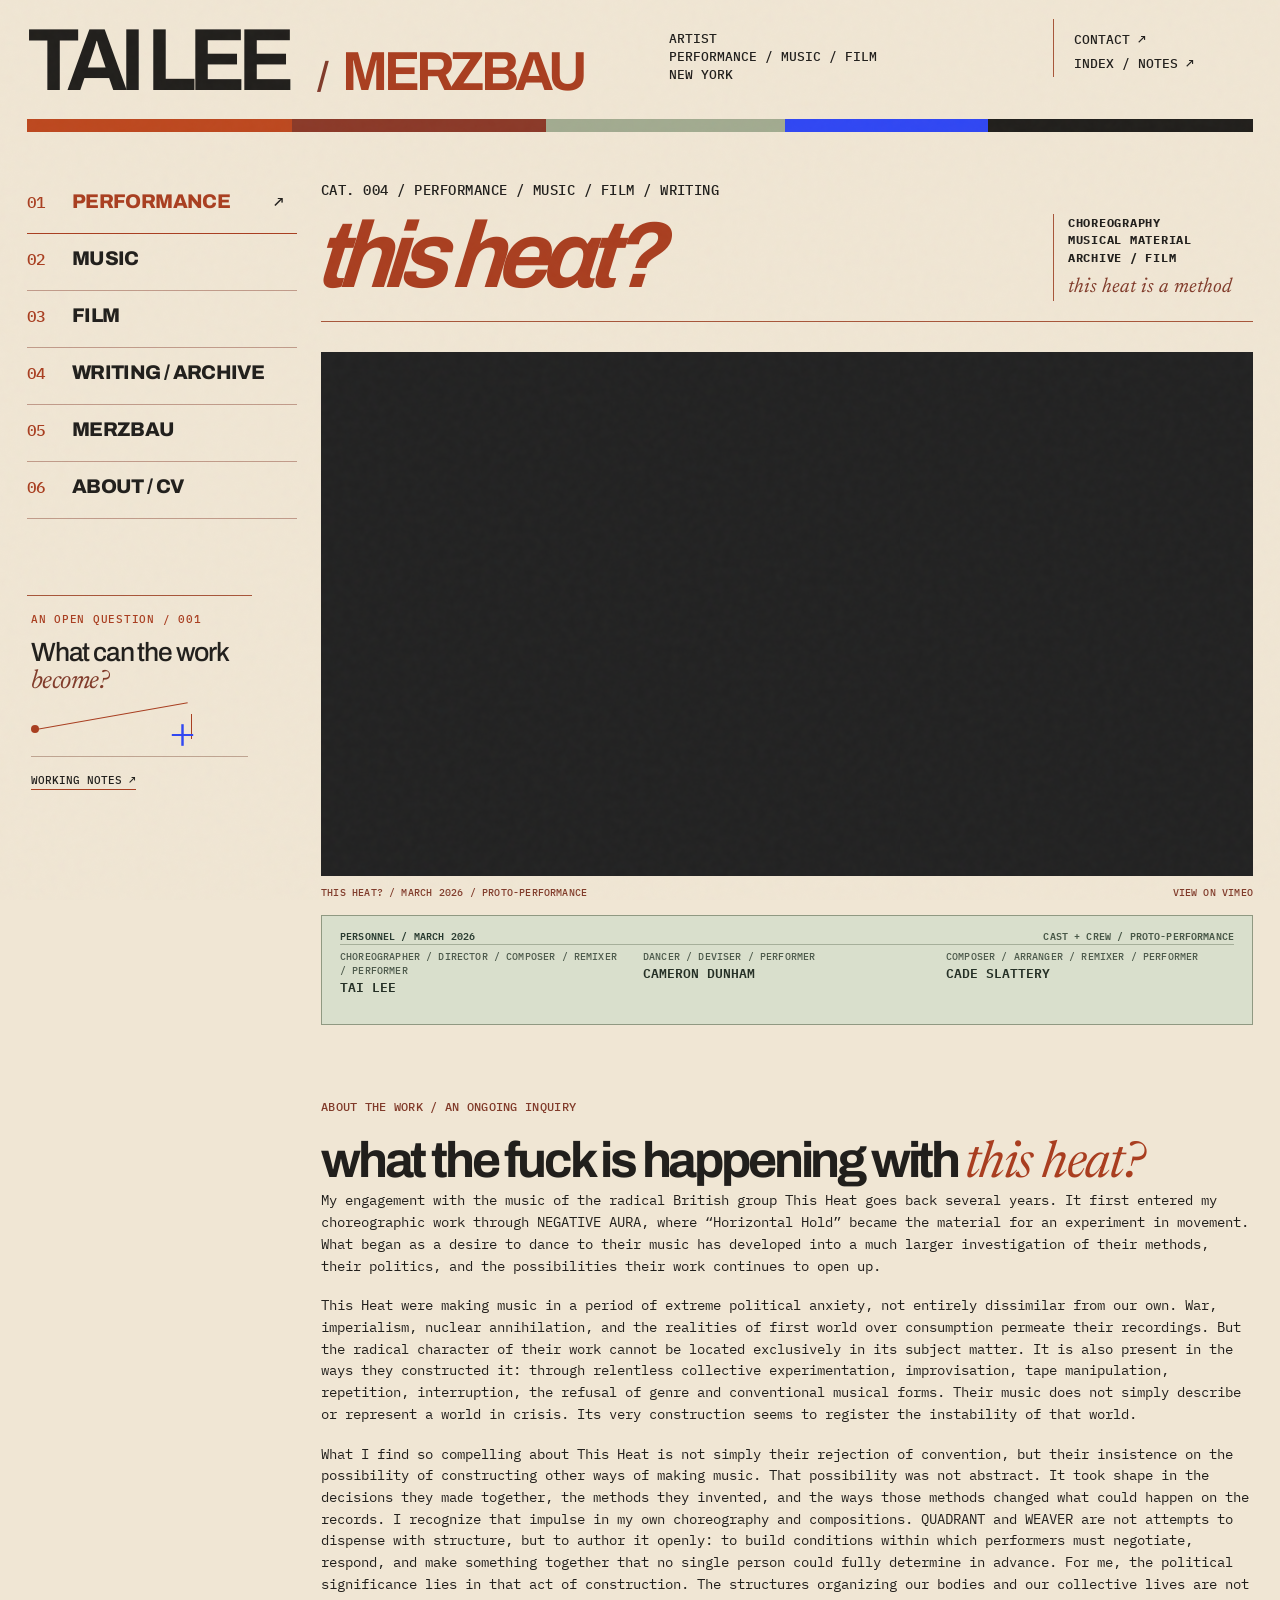
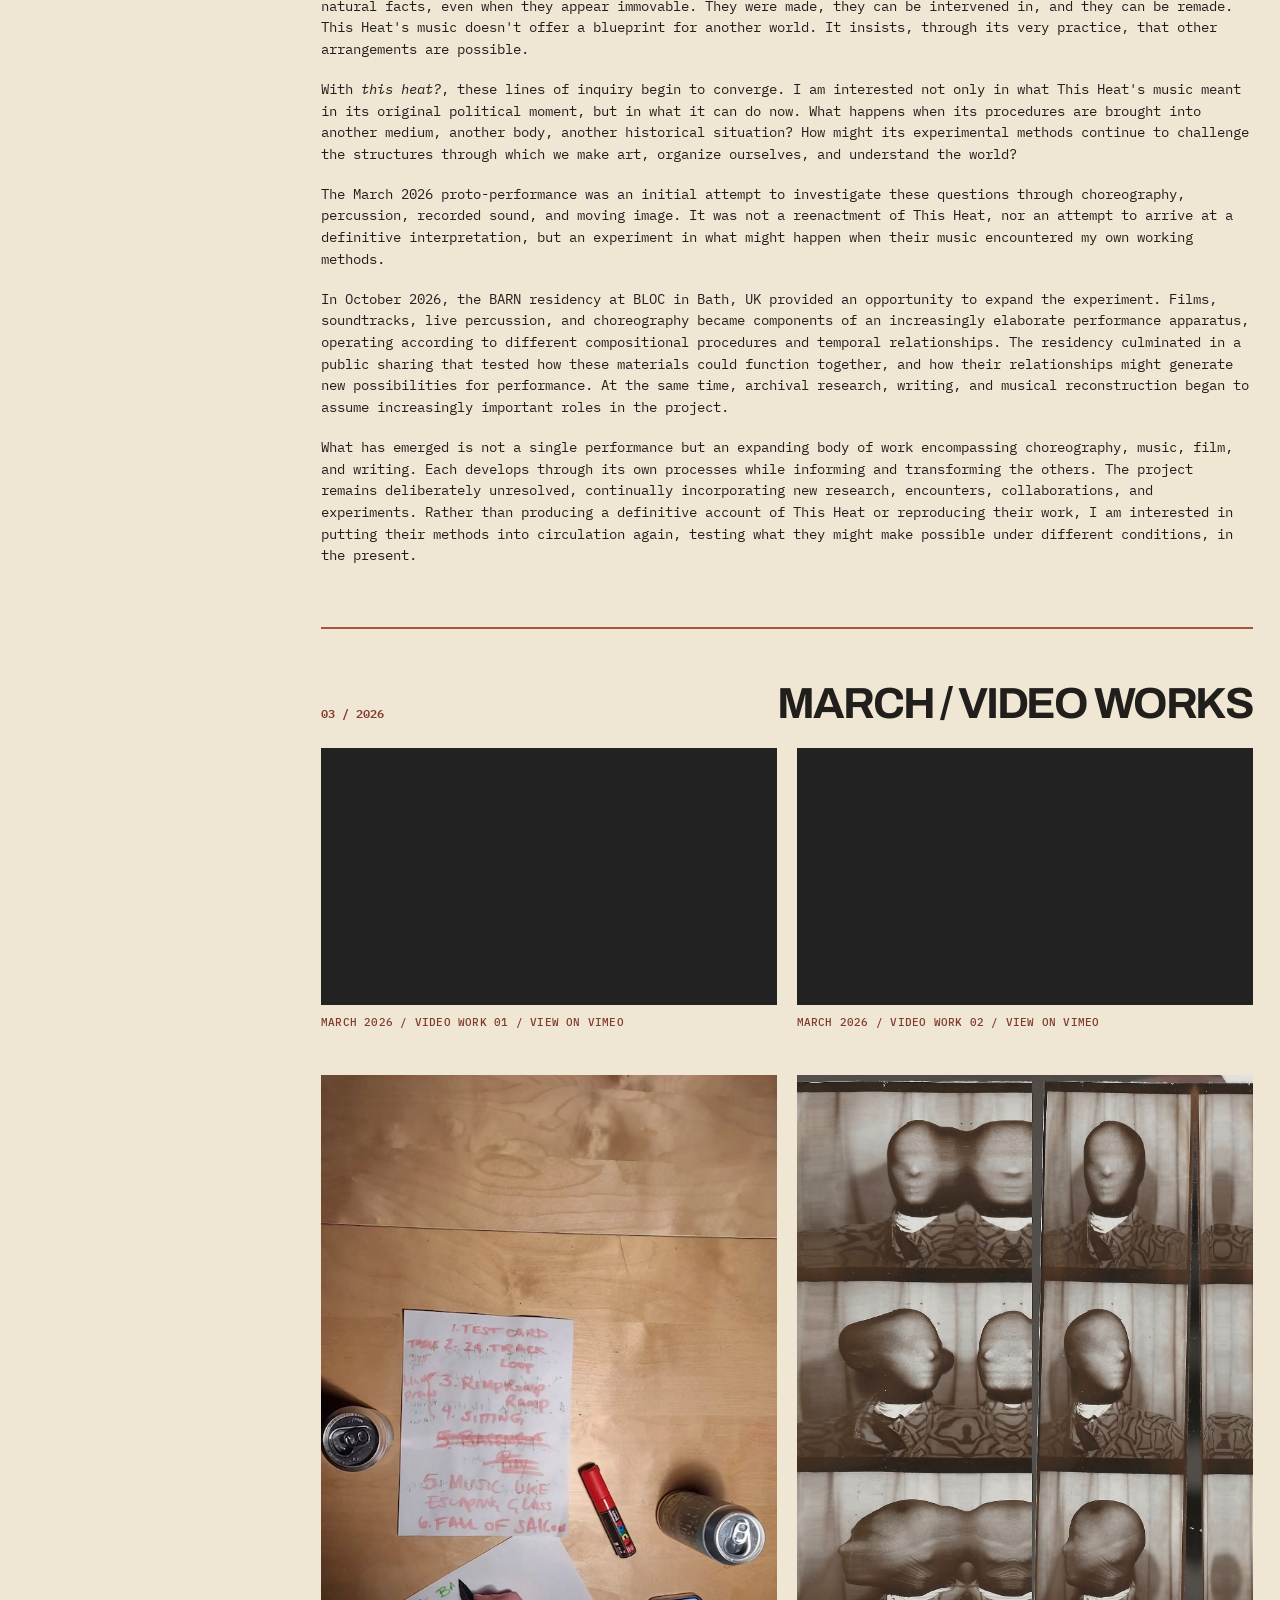
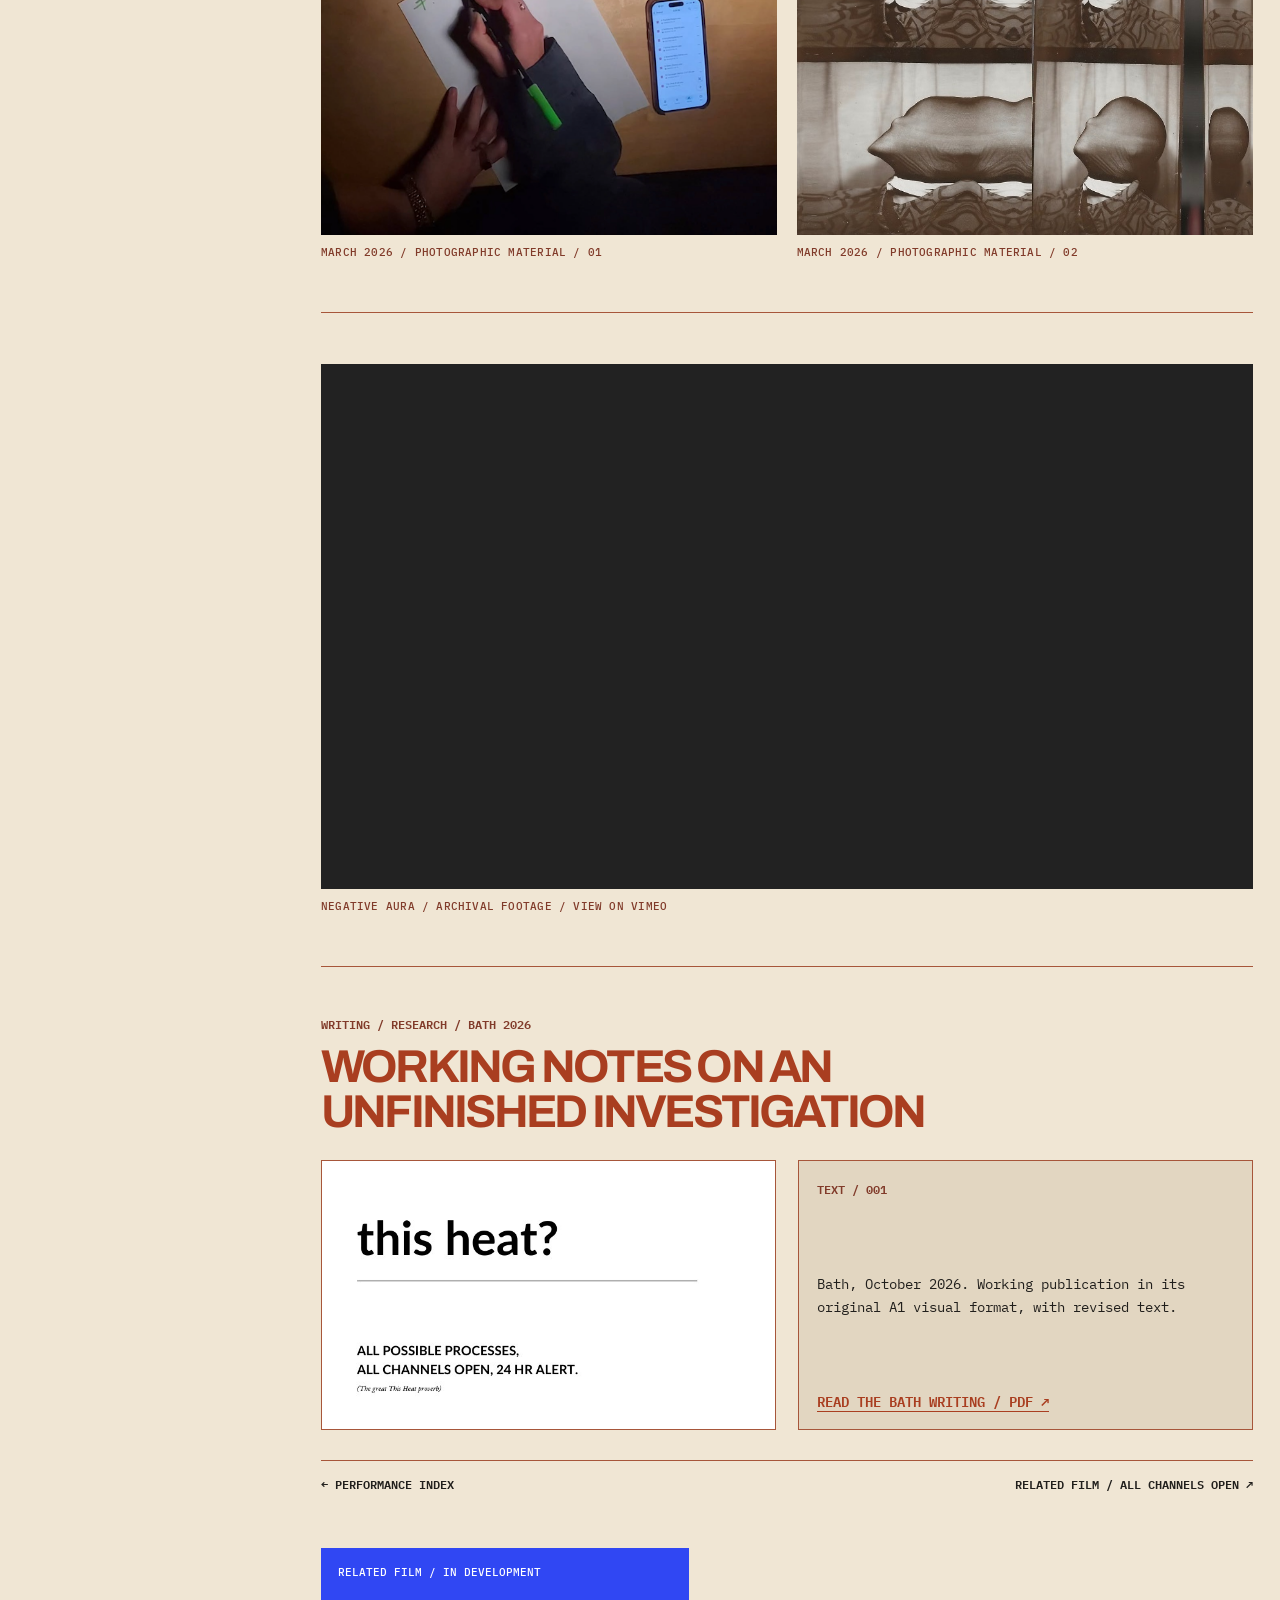
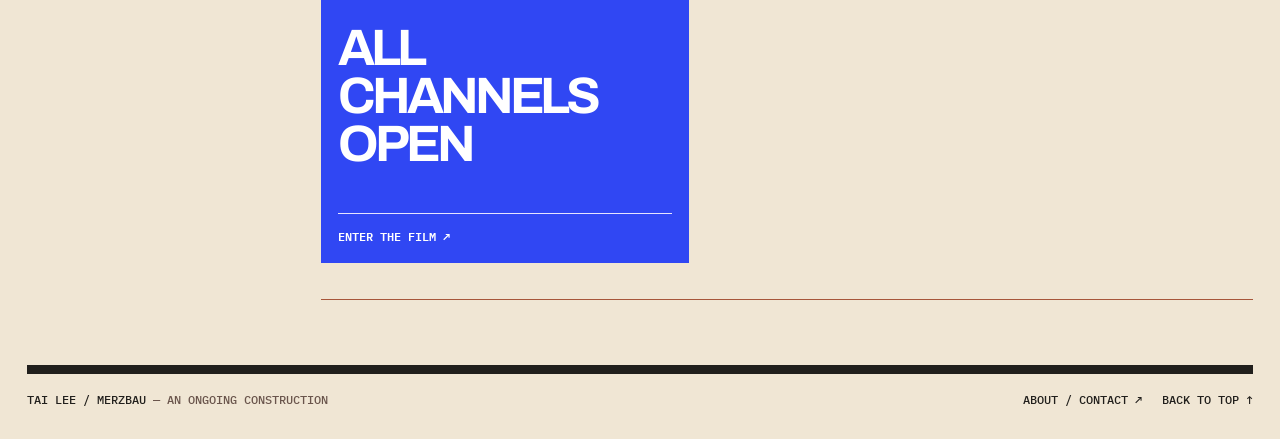
<file: works/this-heat.html>
<!doctype html><html lang="en"><head><meta charset="utf-8"><meta name="viewport" content="width=device-width,initial-scale=1"><meta name="theme-color" content="#f0e6d4"><meta name="description" content="Tai Lee / Merzbau: performance, music, film, writing, and working archives."><title>this heat? — TAI LEE / MERZBAU</title><link rel="stylesheet" href="../assets/site.css"></head><body>
 <div class="site-shell"><header class="site-header" id="top">
  <div class="masthead"><a class="brand" href="../home.html" aria-label="Tai Lee Merzbau homepage"><span class="brand-tai">TAI LEE</span><span class="brand-slash">/</span><span class="brand-merz">MERZBAU</span></a>
  <div class="masthead-meta">ARTIST<br>PERFORMANCE / MUSIC / FILM<br>NEW YORK</div>
  <div class="header-tools"><a href="../pages/about.html#contact">CONTACT ↗</a><a href="../pages/writing.html">INDEX / NOTES ↗</a><button class="menu-toggle" aria-expanded="false" aria-controls="main-index" type="button">MENU +</button></div></div>
  <div class="color-rule" aria-hidden="true"><span></span><span></span><span></span><span></span><span></span></div>
  </header><div class="body-grid"><nav class="site-index" id="main-index" aria-label="Main navigation"><a class="index-item is-active" href="../pages/performance.html"><span class="index-number">01</span><span class="index-word">PERFORMANCE</span><span class="index-arrow" aria-hidden="true">↗</span></a>
<a class="index-item " href="../pages/music.html"><span class="index-number">02</span><span class="index-word">MUSIC</span><span class="index-arrow" aria-hidden="true">↗</span></a>
<a class="index-item " href="../pages/film.html"><span class="index-number">03</span><span class="index-word">FILM</span><span class="index-arrow" aria-hidden="true">↗</span></a>
<a class="index-item " href="../pages/writing.html"><span class="index-number">04</span><span class="index-word">WRITING / ARCHIVE</span><span class="index-arrow" aria-hidden="true">↗</span></a>
<a class="index-item " href="../pages/merzbau.html"><span class="index-number">05</span><span class="index-word">MERZBAU</span><span class="index-arrow" aria-hidden="true">↗</span></a>
<a class="index-item " href="../pages/about.html"><span class="index-number">06</span><span class="index-word">ABOUT / CV</span><span class="index-arrow" aria-hidden="true">↗</span></a><aside class="index-aside"><span class="index-aside-kicker">AN OPEN QUESTION / 001</span><p>What can the work <em>become?</em></p><div class="index-aside-diagram" aria-hidden="true"><span class="diagram-point"></span><span class="diagram-route"></span><span class="diagram-cross">+</span></div><a href="../pages/writing.html">WORKING NOTES ↗</a></aside></nav><main class="main-column"><article class="quadrant-detail performance-detail p-this-heat">
<div class="section-topline">CAT. 004 / PERFORMANCE / MUSIC / FILM / WRITING</div>
<header class="quad-head"><h1 class="quad-title">this heat?</h1><div class="quad-title-aside"><span>CHOREOGRAPHY</span><span>MUSICAL MATERIAL</span><span>ARCHIVE / FILM</span><p>this heat is a method</p></div></header><!-- March 2026 proto-performance: full-width Vimeo recording. -->
<section class="heat-march-video" id="march-performance" aria-label="March 2026 proto-performance video">
  <iframe src="https://player.vimeo.com/video/1247786025" title="this heat? / March 2026 proto-performance" loading="lazy" allow="autoplay; fullscreen; picture-in-picture" allowfullscreen style="display:block;width:100%;aspect-ratio:16/9;border:0;background:#222;"></iframe>
  <div class="heat-march-caption"><span>THIS HEAT? / MARCH 2026 / PROTO-PERFORMANCE</span><a href="https://vimeo.com/1247786025" target="_blank" rel="noopener noreferrer">VIEW ON VIMEO</a></div>
</section>
<section class="heat-credits-block" aria-label="March 2026 proto-performance credits">
  <aside class="quad-credits-inset" aria-label="March performance personnel and collaborators">
    <div class="quad-credits-inset-header"><strong>PERSONNEL / MARCH 2026</strong><span>CAST + CREW / PROTO-PERFORMANCE</span></div>
    <dl class="quad-credits-inset-grid">
      <div><dt>CHOREOGRAPHER / DIRECTOR / COMPOSER / REMIXER / PERFORMER</dt><dd>TAI LEE</dd></div>
      <div><dt>DANCER / DEVISER / PERFORMER</dt><dd>CAMERON DUNHAM</dd></div>
      <div><dt>COMPOSER / ARRANGER / REMIXER / PERFORMER</dt><dd>CADE SLATTERY</dd></div>
    </dl>
  </aside>
</section>
<section class="quad-encounter heat-introduction" aria-labelledby="this-heat-intro-heading" id="introduction">
  <div class="quad-encounter-heading heat-introduction-heading">
    <span>ABOUT THE WORK / AN ONGOING INQUIRY</span>
    <h2 id="this-heat-intro-heading">what the fuck is happening with <em>this heat?</em></h2>
  </div>
  <div class="quad-encounter-text heat-introduction-text">
<p>My engagement with the music of the radical British group This Heat goes back several years. It first entered my choreographic work through NEGATIVE AURA, where “Horizontal Hold” became the material for an experiment in movement. What began as a desire to dance to their music has developed into a much larger investigation of their methods, their politics, and the possibilities their work continues to open up.</p>
<p>This Heat were making music in a period of extreme political anxiety, not entirely dissimilar from our own. War, imperialism, nuclear annihilation, and the realities of first world over consumption permeate their recordings. But the radical character of their work cannot be located exclusively in its subject matter. It is also present in the ways they constructed it: through relentless collective experimentation, improvisation, tape manipulation, repetition, interruption, the refusal of genre and conventional musical forms. Their music does not simply describe or represent a world in crisis. Its very construction seems to register the instability of that world.</p>
<p>What I find so compelling about This Heat is not simply their rejection of convention, but their insistence on the possibility of constructing other ways of making music. That possibility was not abstract. It took shape in the decisions they made together, the methods they invented, and the ways those methods changed what could happen on the records. I recognize that impulse in my own choreography and compositions. QUADRANT and WEAVER are not attempts to dispense with structure, but to author it openly: to build conditions within which performers must negotiate, respond, and make something together that no single person could fully determine in advance. For me, the political significance lies in that act of construction. The structures organizing our bodies and our collective lives are not natural facts, even when they appear immovable. They were made, they can be intervened in, and they can be remade. This Heat&#x27;s music doesn&#x27;t offer a blueprint for another world. It insists, through its very practice, that other arrangements are possible.</p>
<p>With <em>this heat?</em>, these lines of inquiry begin to converge. I am interested not only in what This Heat&#x27;s music meant in its original political moment, but in what it can do now. What happens when its procedures are brought into another medium, another body, another historical situation? How might its experimental methods continue to challenge the structures through which we make art, organize ourselves, and understand the world?</p>
<p>The March 2026 proto-performance was an initial attempt to investigate these questions through choreography, percussion, recorded sound, and moving image. It was not a reenactment of This Heat, nor an attempt to arrive at a definitive interpretation, but an experiment in what might happen when their music encountered my own working methods.</p>
<p>In October 2026, the BARN residency at BLOC in Bath, UK provided an opportunity to expand the experiment. Films, soundtracks, live percussion, and choreography became components of an increasingly elaborate performance apparatus, operating according to different compositional procedures and temporal relationships. The residency culminated in a public sharing that tested how these materials could function together, and how their relationships might generate new possibilities for performance. At the same time, archival research, writing, and musical reconstruction began to assume increasingly important roles in the project.</p>
<p>What has emerged is not a single performance but an expanding body of work encompassing choreography, music, film, and writing. Each develops through its own processes while informing and transforming the others. The project remains deliberately unresolved, continually incorporating new research, encounters, collaborations, and experiments. Rather than producing a definitive account of This Heat or reproducing their work, I am interested in putting their methods into circulation again, testing what they might make possible under different conditions, in the present.</p>
  </div>
</section>

<!-- March 2026 supplemental moving-image works and photographic material. Video slots await the two recordings. -->
<section class="heat-march-material" id="march-material" aria-label="March 2026 video works and photographic material">
  <div class="heat-material-head"><span>03 / 2026</span><h2>MARCH / VIDEO WORKS</h2></div>
  <div class="heat-material-video-grid">
    <figure class="heat-material-video">
      <iframe src="https://player.vimeo.com/video/1247794897" title="this heat? / March 2026 video work 01" loading="lazy" allow="autoplay; fullscreen; picture-in-picture" allowfullscreen style="display:block;width:100%;aspect-ratio:16/9;border:0;background:#222;"></iframe>
      <figcaption>MARCH 2026 / VIDEO WORK 01 / <a href="https://vimeo.com/1247794897" target="_blank" rel="noopener noreferrer">VIEW ON VIMEO</a></figcaption>
    </figure>
    <figure class="heat-material-video">
      <iframe src="https://player.vimeo.com/video/1247796685" title="this heat? / March 2026 video work 02" loading="lazy" allow="autoplay; fullscreen; picture-in-picture" allowfullscreen style="display:block;width:100%;aspect-ratio:16/9;border:0;background:#222;"></iframe>
      <figcaption>MARCH 2026 / VIDEO WORK 02 / <a href="https://vimeo.com/1247796685" target="_blank" rel="noopener noreferrer">VIEW ON VIMEO</a></figcaption>
    </figure>
  </div>
  <div class="heat-material-photo-grid" aria-label="March 2026 photographic material">
    <figure class="heat-material-photo">
      <a href="../assets/this_heat_march_photo_01.png" target="_blank" rel="noopener" aria-label="View March photographic material one in full resolution"><img src="../assets/this_heat_march_photo_01.png" loading="lazy" alt="Overhead view of hands writing on a page beside a handwritten list, a red marker, a phone and drinks on a wooden table"></a>
      <figcaption>MARCH 2026 / PHOTOGRAPHIC MATERIAL / 01</figcaption>
    </figure>
    <figure class="heat-material-photo">
      <a href="../assets/this_heat_march_photo_02.jpg" target="_blank" rel="noopener" aria-label="View March photographic material two in full resolution"><img src="../assets/this_heat_march_photo_02.jpg" loading="lazy" alt="Black and white photo booth contact strip showing a figure with their head distorted across successive frames"></a>
      <figcaption>MARCH 2026 / PHOTOGRAPHIC MATERIAL / 02</figcaption>
    </figure>
  </div>
</section>

<!-- October 2026 / BARN Bath: two additional recordings, then a full-width NEGATIVE AURA archival video. Text follows after media. -->
<section class="heat-bath-material" id="negative-aura-archive" aria-label="Negative Aura archival footage">
  <figure class="heat-negative-aura-video" style="margin-top:0">
    <iframe src="https://player.vimeo.com/video/1247948811" title="NEGATIVE AURA / archival performance footage" loading="lazy" allow="autoplay; fullscreen; picture-in-picture" allowfullscreen style="display:block;width:100%;aspect-ratio:16/9;border:0;background:#222;"></iframe>
    <figcaption>NEGATIVE AURA / ARCHIVAL FOOTAGE / <a href="https://vimeo.com/1247948811" target="_blank" rel="noopener noreferrer">VIEW ON VIMEO</a></figcaption>
  </figure>
</section>
<section class="heat-writing-next heat-writing-publication" id="heat-writing-next" aria-label="Bath working publication">
  <div class="heat-writing-publication-head"><span>WRITING / RESEARCH / BATH 2026</span><h2>WORKING NOTES ON AN<br>UNFINISHED INVESTIGATION</h2></div>
  <div class="heat-writing-publication-content">
    <a class="heat-writing-cover" href="../assets/writing/this_heat_bath_working_notes_A1.pdf" target="_blank" rel="noopener" aria-label="Open Bath writing A1 PDF"><img src="../assets/writing/this_heat_bath_working_notes_cover.jpg" loading="lazy" alt="Cover of the Bath 2026 working publication, this heat?, in original A1 layout"></a>
    <div class="heat-writing-publication-details"><span>TEXT / 001</span><p>Bath, October 2026. Working publication in its original A1 visual format, with revised text.</p><a href="../assets/writing/this_heat_bath_working_notes_A1.pdf" target="_blank" rel="noopener">READ THE BATH WRITING / PDF ↗</a></div>
  </div>
</section>


<div class="quad-exit"><a href="../pages/performance.html">← PERFORMANCE INDEX</a><a href="all-channels-open.html">RELATED FILM / ALL CHANNELS OPEN ↗</a></div>
<section class="p-work-module p-film" id="film" aria-label="ALL CHANNELS OPEN related film">
  <div class="p-film-layout"><div class="p-film-caption"><span>RELATED FILM / IN DEVELOPMENT</span><h2>ALL<br>CHANNELS<br>OPEN</h2><a href="all-channels-open.html">ENTER THE FILM ↗</a></div></div>
</section>
</article></main></div><footer class="site-footer"><div class="footer-left">TAI LEE / MERZBAU <span class="muted">— AN ONGOING CONSTRUCTION</span></div><div class="footer-right"><a href="../pages/about.html">ABOUT / CONTACT ↗</a> <a href="#top">BACK TO TOP ↑</a></div></footer></div><script src="../assets/site.js" defer></script></body></html>
</file>
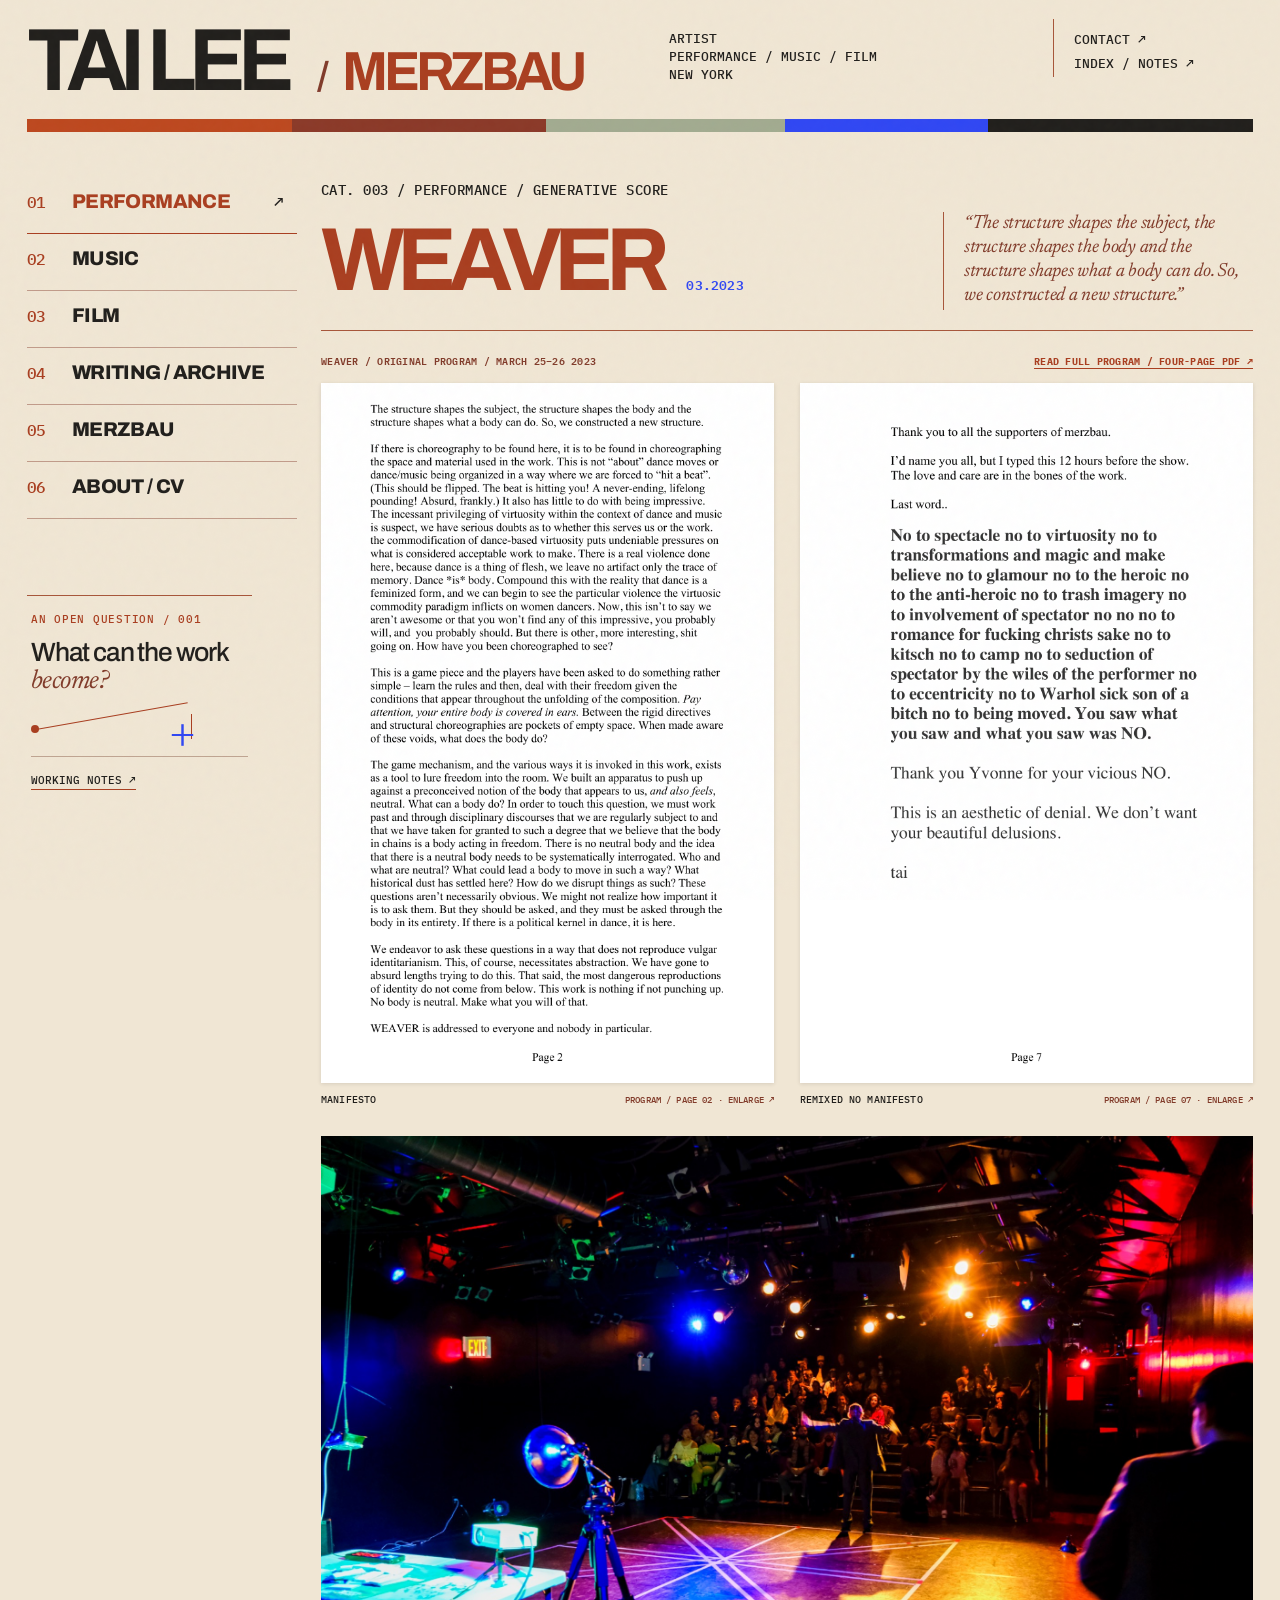
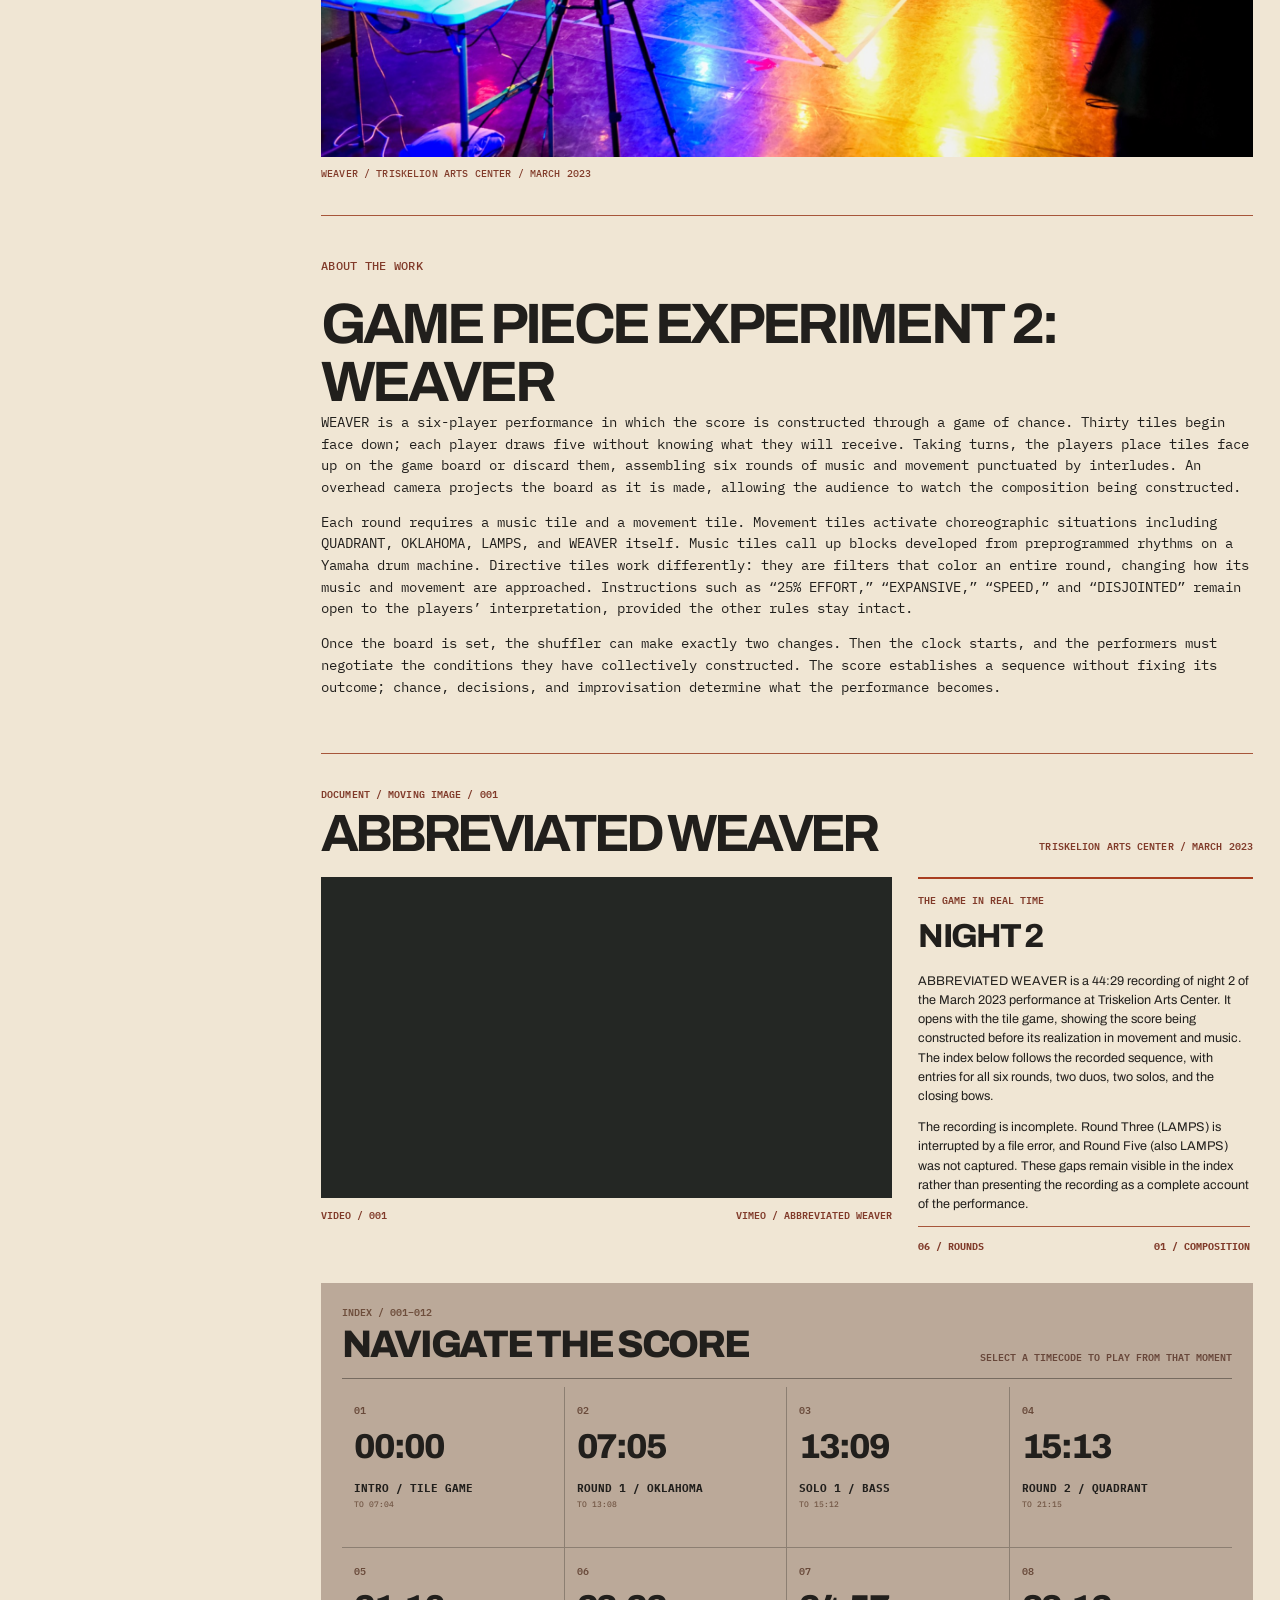
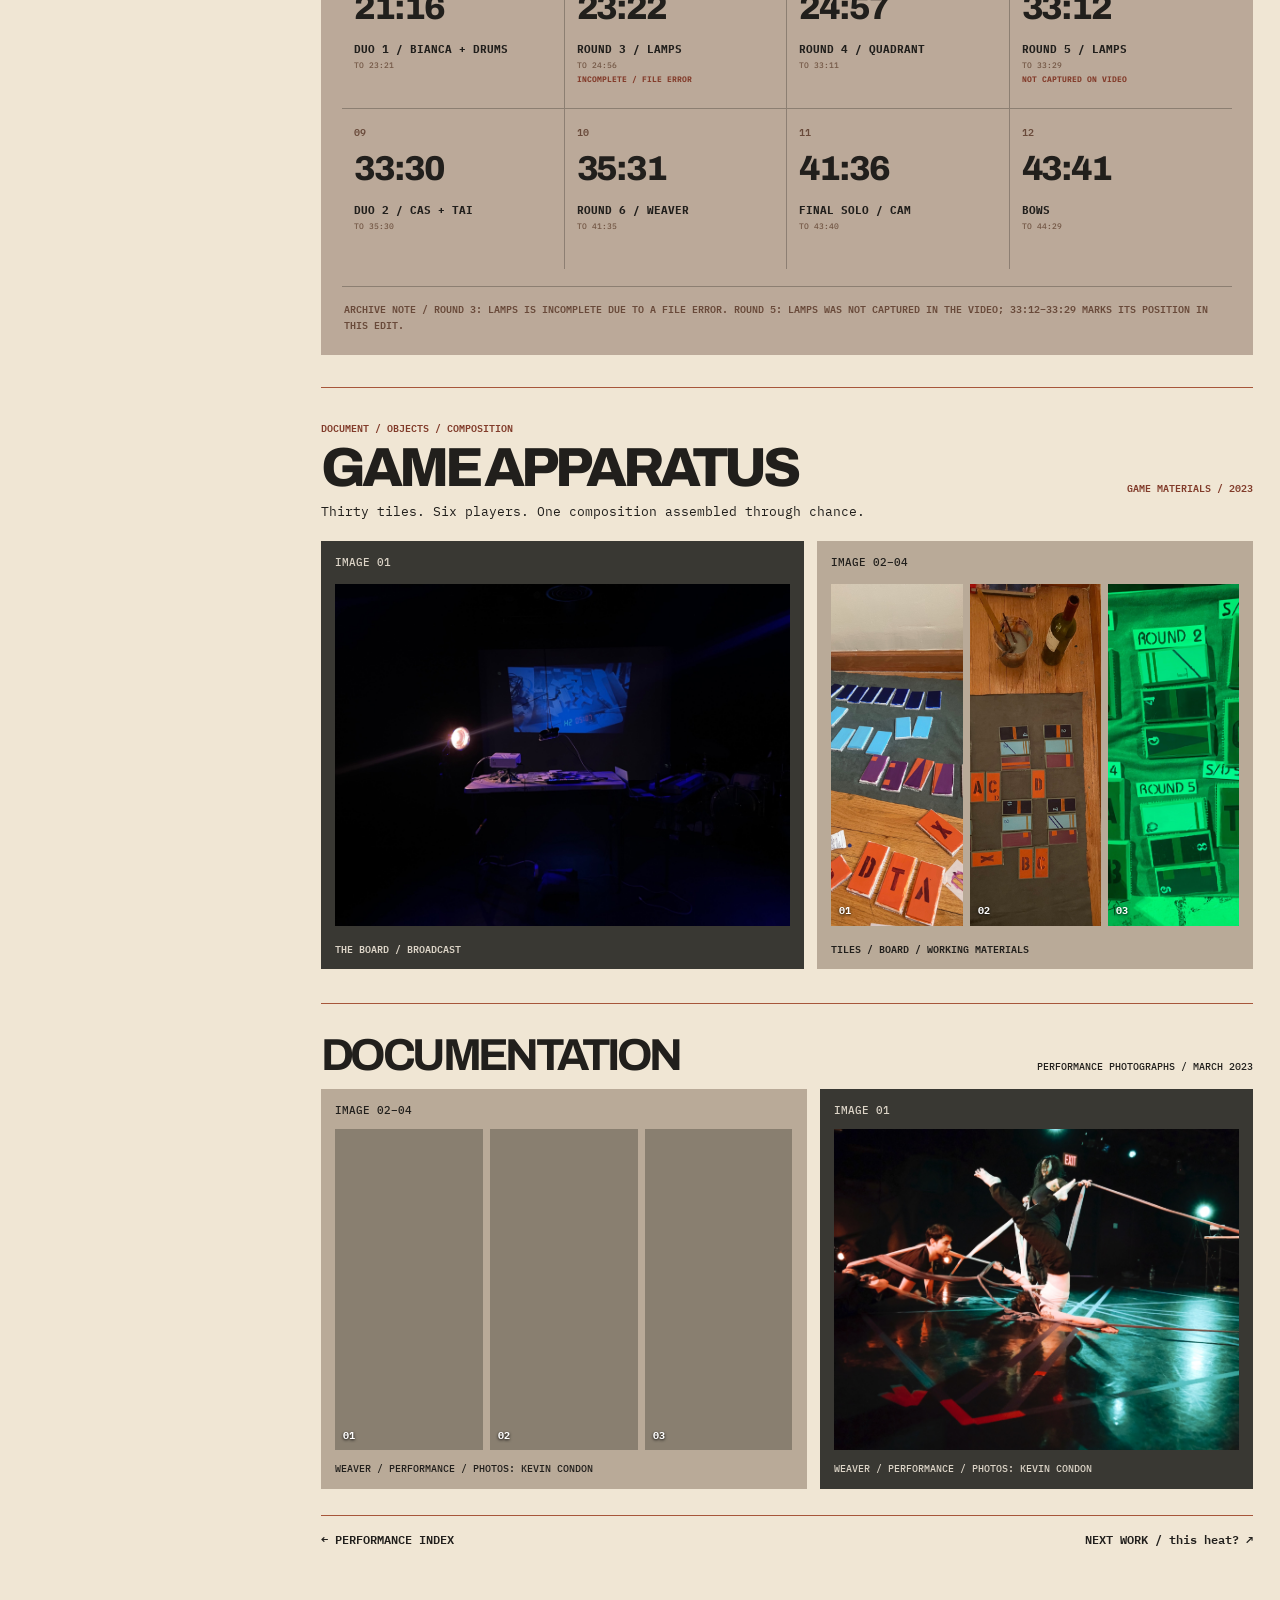
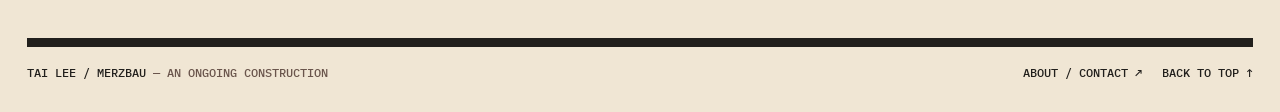
<file: works/weaver.html>
<!DOCTYPE html>
<html lang="en"><head><meta charset="utf-8"/><meta content="width=device-width,initial-scale=1" name="viewport"/><meta content="#f0e6d4" name="theme-color"/><meta content="Tai Lee / Merzbau: performance, music, film, writing, and working archives." name="description"/><title>WEAVER — TAI LEE / MERZBAU</title><link href="../assets/site.css" rel="stylesheet"/></head><body>
<div class="site-shell"><header class="site-header" id="top">
<div class="masthead"><a aria-label="Tai Lee Merzbau homepage" class="brand" href="../home.html"><span class="brand-tai">TAI LEE</span><span class="brand-slash">/</span><span class="brand-merz">MERZBAU</span></a>
<div class="masthead-meta">ARTIST<br/>PERFORMANCE / MUSIC / FILM<br/>NEW YORK</div>
<div class="header-tools"><a href="../pages/about.html#contact">CONTACT ↗</a><a href="../pages/writing.html">INDEX / NOTES ↗</a><button aria-controls="main-index" aria-expanded="false" class="menu-toggle" type="button">MENU +</button></div></div>
<div aria-hidden="true" class="color-rule"><span></span><span></span><span></span><span></span><span></span></div>
</header><div class="body-grid"><nav aria-label="Main navigation" class="site-index" id="main-index"><a class="index-item is-active" href="../pages/performance.html"><span class="index-number">01</span><span class="index-word">PERFORMANCE</span><span aria-hidden="true" class="index-arrow">↗</span></a>
<a class="index-item" href="../pages/music.html"><span class="index-number">02</span><span class="index-word">MUSIC</span><span aria-hidden="true" class="index-arrow">↗</span></a>
<a class="index-item" href="../pages/film.html"><span class="index-number">03</span><span class="index-word">FILM</span><span aria-hidden="true" class="index-arrow">↗</span></a>
<a class="index-item" href="../pages/writing.html"><span class="index-number">04</span><span class="index-word">WRITING / ARCHIVE</span><span aria-hidden="true" class="index-arrow">↗</span></a>
<a class="index-item" href="../pages/merzbau.html"><span class="index-number">05</span><span class="index-word">MERZBAU</span><span aria-hidden="true" class="index-arrow">↗</span></a>
<a class="index-item" href="../pages/about.html"><span class="index-number">06</span><span class="index-word">ABOUT / CV</span><span aria-hidden="true" class="index-arrow">↗</span></a><aside class="index-aside"><span class="index-aside-kicker">AN OPEN QUESTION / 001</span><p>What can the work <em>become?</em></p><div aria-hidden="true" class="index-aside-diagram"><span class="diagram-point"></span><span class="diagram-route"></span><span class="diagram-cross">+</span></div><a href="../pages/writing.html">WORKING NOTES ↗</a></aside></nav><main class="main-column"><article class="quadrant-detail performance-detail p-weaver">
<div class="section-topline">CAT. 003 / PERFORMANCE / GENERATIVE SCORE</div>
<header class="quad-head"><div class="quad-title-line"><h1 class="quad-title">WEAVER</h1><span class="quad-title-date">03.2023</span></div><div class="quad-title-aside"><p class="weaver-header-quote">“The structure shapes the subject, the structure shapes the body and the structure shapes what a body can do. So, we constructed a new structure.”</p></div></header><section aria-label="Original WEAVER program manifesto and NO manifesto" class="weaver-program-opening"><div class="weaver-program-kicker"><span>WEAVER / ORIGINAL PROGRAM / MARCH 25–26 2023</span><a href="../assets/documents/WEAVER_4_PAGE_PROGRAM.pdf" target="_blank" rel="noopener noreferrer" type="application/pdf" aria-label="Read the complete WEAVER program and score in a four-page PDF">READ FULL PROGRAM / FOUR-PAGE PDF ↗</a></div><div class="weaver-program-pages"><figure class="weaver-program-page"><a aria-label="Open enlarged original WEAVER program page 02 — MANIFESTO" href="../assets/images/weaver-manifesto-program-page-02.png" rel="noopener noreferrer" target="_blank"><img alt="Original 2023 WEAVER program, page 2: manifesto beginning “The structure shapes the subject ... So, we constructed a new structure.”" decoding="async" height="2142" loading="eager" src="../assets/images/weaver-manifesto-program-page-02.png" width="1386"/></a><figcaption><span>MANIFESTO</span><span>PROGRAM / PAGE 02 · ENLARGE ↗</span></figcaption></figure><figure class="weaver-program-page"><a aria-label="Open enlarged original WEAVER program page 07 — NO MANIFESTO" href="../assets/images/weaver-no-manifesto-program-page-07.png" rel="noopener noreferrer" target="_blank"><img alt="Original 2023 WEAVER program, page 7: the reworked NO manifesto beginning “No to spectacle no to virtuosity.”" decoding="async" height="2142" loading="eager" src="../assets/images/weaver-no-manifesto-program-page-07.png" width="1386"/></a><figcaption><span>REMIXED NO MANIFESTO</span><span>PROGRAM / PAGE 07 · ENLARGE ↗</span></figcaption></figure></div><figure class="weaver-opening-performance-photo"><img src="../assets/images/weaver-triskelion-march-2023-77.jpg" alt="Wide view of WEAVER at Triskelion Arts Center, with taped floor geometry, projector, audience, performer and colorful lighting" width="2048" height="1365" loading="eager" decoding="async"/><figcaption>WEAVER / TRISKELION ARTS CENTER / MARCH 2023</figcaption></figure></section><section aria-labelledby="weaver-encounter-heading" class="quad-encounter" id="introduction">
<div class="quad-encounter-heading"><span>ABOUT THE WORK</span><h2 id="weaver-encounter-heading">GAME PIECE EXPERIMENT 2: WEAVER</h2></div><div class="quad-encounter-text"><p>WEAVER is a six-player performance in which the score is constructed through a game of chance. Thirty tiles begin face down; each player draws five without knowing what they will receive. Taking turns, the players place tiles face up on the game board or discard them, assembling six rounds of music and movement punctuated by interludes. An overhead camera projects the board as it is made, allowing the audience to watch the composition being constructed.</p><p>Each round requires a music tile and a movement tile. Movement tiles activate choreographic situations including QUADRANT, OKLAHOMA, LAMPS, and WEAVER itself. Music tiles call up blocks developed from preprogrammed rhythms on a Yamaha drum machine. Directive tiles work differently: they are filters that color an entire round, changing how its music and movement are approached. Instructions such as “25% EFFORT,” “EXPANSIVE,” “SPEED,” and “DISJOINTED” remain open to the players’ interpretation, provided the other rules stay intact.</p><p>Once the board is set, the shuffler can make exactly two changes. Then the clock starts, and the performers must negotiate the conditions they have collectively constructed. The score establishes a sequence without fixing its outcome; chance, decisions, and improvisation determine what the performance becomes.</p></div></section>
<section class="weaver-recording" id="full-recording" aria-labelledby="weaver-recording-heading">
  <div class="weaver-recording-head">
    <div class="weaver-recording-titles"><span class="weaver-recording-index">DOCUMENT / MOVING IMAGE / 001</span><h2 id="weaver-recording-heading">ABBREVIATED WEAVER</h2></div>
    <span class="weaver-recording-dateline">TRISKELION ARTS CENTER / MARCH 2023</span>
  </div>
  <div class="weaver-recording-body">
    <figure class="weaver-recording-screen">
      <div class="weaver-recording-live" id="weaver-performance-player">
        <iframe title="WEAVER — ABBREVIATED WEAVER performance recording" src="https://player.vimeo.com/video/1247314406?title=0&amp;byline=0&amp;portrait=0" loading="lazy" allow="autoplay; fullscreen; picture-in-picture; encrypted-media" allowfullscreen referrerpolicy="strict-origin-when-cross-origin"></iframe>
      </div>
      <figcaption>VIDEO / 001 <span>VIMEO / ABBREVIATED WEAVER</span></figcaption>
    </figure>
    <div class="weaver-recording-explainer">
      <span class="weaver-recording-kicker">THE GAME IN REAL TIME</span>
      <h3>NIGHT 2</h3>
      <p>ABBREVIATED WEAVER is a 44:29 recording of night 2 of the March 2023 performance at Triskelion Arts Center. It opens with the tile game, showing the score being constructed before its realization in movement and music. The index below follows the recorded sequence, with entries for all six rounds, two duos, two solos, and the closing bows.</p>
      <p>The recording is incomplete. Round Three (LAMPS) is interrupted by a file error, and Round Five (also LAMPS) was not captured. These gaps remain visible in the index rather than presenting the recording as a complete account of the performance.</p>
      <div class="weaver-recording-explainer-bottom"><span>06 / ROUNDS</span><span>01 / COMPOSITION</span></div>
    </div>
  </div>
  <div class="weaver-chapters" aria-labelledby="weaver-chapters-heading">
    <div class="weaver-chapters-head"><div><span>INDEX / 001–012</span><h3 id="weaver-chapters-heading">NAVIGATE THE SCORE</h3></div><p>SELECT A TIMECODE TO PLAY FROM THAT MOMENT</p></div>
    <ol class="weaver-chapters-grid">
      <li><a class="weaver-chapter-link" href="https://vimeo.com/1247314406#t=0m0s" target="_blank" rel="noopener noreferrer" data-weaver-seconds="0" aria-label="Play INTRO TILE GAME from 00:00 to 07:04 in the WEAVER video"><span class="weaver-chapter-num">01</span><strong>00:00</strong><span class="weaver-chapter-title">INTRO / TILE GAME</span><small>TO 07:04</small></a></li>
      <li><a class="weaver-chapter-link" href="https://vimeo.com/1247314406#t=7m5s" target="_blank" rel="noopener noreferrer" data-weaver-seconds="425" aria-label="Play ROUND 1 OKLAHOMA from 07:05 to 13:08 in the WEAVER video"><span class="weaver-chapter-num">02</span><strong>07:05</strong><span class="weaver-chapter-title">ROUND 1 / OKLAHOMA</span><small>TO 13:08</small></a></li>
      <li><a class="weaver-chapter-link" href="https://vimeo.com/1247314406#t=13m9s" target="_blank" rel="noopener noreferrer" data-weaver-seconds="789" aria-label="Play SOLO 1 BASS from 13:09 to 15:12 in the WEAVER video"><span class="weaver-chapter-num">03</span><strong>13:09</strong><span class="weaver-chapter-title">SOLO 1 / BASS</span><small>TO 15:12</small></a></li>
      <li><a class="weaver-chapter-link" href="https://vimeo.com/1247314406#t=15m13s" target="_blank" rel="noopener noreferrer" data-weaver-seconds="913" aria-label="Play ROUND 2 QUADRANT from 15:13 to 21:15 in the WEAVER video"><span class="weaver-chapter-num">04</span><strong>15:13</strong><span class="weaver-chapter-title">ROUND 2 / QUADRANT</span><small>TO 21:15</small></a></li>
      <li><a class="weaver-chapter-link" href="https://vimeo.com/1247314406#t=21m16s" target="_blank" rel="noopener noreferrer" data-weaver-seconds="1276" aria-label="Play DUO 1 BIANCA + DRUMS from 21:16 to 23:21 in the WEAVER video"><span class="weaver-chapter-num">05</span><strong>21:16</strong><span class="weaver-chapter-title">DUO 1 / BIANCA + DRUMS</span><small>TO 23:21</small></a></li>
      <li><a class="weaver-chapter-link" href="https://vimeo.com/1247314406#t=23m22s" target="_blank" rel="noopener noreferrer" data-weaver-seconds="1402" aria-label="Play ROUND 3 LAMPS from 23:22 to 24:56 in the WEAVER video; incomplete / file error"><span class="weaver-chapter-num">06</span><strong>23:22</strong><span class="weaver-chapter-title">ROUND 3 / LAMPS</span><small>TO 24:56</small><small class="weaver-chapter-archive-note">INCOMPLETE / FILE ERROR</small></a></li>
      <li><a class="weaver-chapter-link" href="https://vimeo.com/1247314406#t=24m57s" target="_blank" rel="noopener noreferrer" data-weaver-seconds="1497" aria-label="Play ROUND 4 QUADRANT from 24:57 to 33:11 in the WEAVER video"><span class="weaver-chapter-num">07</span><strong>24:57</strong><span class="weaver-chapter-title">ROUND 4 / QUADRANT</span><small>TO 33:11</small></a></li>
      <li><a class="weaver-chapter-link" href="https://vimeo.com/1247314406#t=33m12s" target="_blank" rel="noopener noreferrer" data-weaver-seconds="1992" aria-label="Play ROUND 5 LAMPS from 33:12 to 33:29 in the WEAVER video; not captured on video"><span class="weaver-chapter-num">08</span><strong>33:12</strong><span class="weaver-chapter-title">ROUND 5 / LAMPS</span><small>TO 33:29</small><small class="weaver-chapter-archive-note">NOT CAPTURED ON VIDEO</small></a></li>
      <li><a class="weaver-chapter-link" href="https://vimeo.com/1247314406#t=33m30s" target="_blank" rel="noopener noreferrer" data-weaver-seconds="2010" aria-label="Play DUO 2 CAS + TAI from 33:30 to 35:30 in the WEAVER video"><span class="weaver-chapter-num">09</span><strong>33:30</strong><span class="weaver-chapter-title">DUO 2 / CAS + TAI</span><small>TO 35:30</small></a></li>
      <li><a class="weaver-chapter-link" href="https://vimeo.com/1247314406#t=35m31s" target="_blank" rel="noopener noreferrer" data-weaver-seconds="2131" aria-label="Play ROUND 6 WEAVER from 35:31 to 41:35 in the WEAVER video"><span class="weaver-chapter-num">10</span><strong>35:31</strong><span class="weaver-chapter-title">ROUND 6 / WEAVER</span><small>TO 41:35</small></a></li>
      <li><a class="weaver-chapter-link" href="https://vimeo.com/1247314406#t=41m36s" target="_blank" rel="noopener noreferrer" data-weaver-seconds="2496" aria-label="Play FINAL SOLO CAM from 41:36 to 43:40 in the WEAVER video"><span class="weaver-chapter-num">11</span><strong>41:36</strong><span class="weaver-chapter-title">FINAL SOLO / CAM</span><small>TO 43:40</small></a></li>
      <li><a class="weaver-chapter-link" href="https://vimeo.com/1247314406#t=43m41s" target="_blank" rel="noopener noreferrer" data-weaver-seconds="2621" aria-label="Play BOWS from 43:41 to 44:29 in the WEAVER video"><span class="weaver-chapter-num">12</span><strong>43:41</strong><span class="weaver-chapter-title">BOWS</span><small>TO 44:29</small></a></li>
    </ol>
    <p class="weaver-chapters-archive-note">ARCHIVE NOTE / ROUND 3: LAMPS IS INCOMPLETE DUE TO A FILE ERROR. ROUND 5: LAMPS WAS NOT CAPTURED IN THE VIDEO; 33:12–33:29 MARKS ITS POSITION IN THIS EDIT.</p>
  </div>
</section><section class="weaver-apparatus" id="apparatus" aria-labelledby="weaver-apparatus-heading">
<div class="weaver-apparatus-head"><div><span class="weaver-apparatus-kicker">DOCUMENT / OBJECTS / COMPOSITION</span><h2 id="weaver-apparatus-heading">GAME APPARATUS</h2></div><span class="weaver-apparatus-meta">GAME MATERIALS / 2023</span></div>
<p class="weaver-apparatus-intro">Thirty tiles. Six players. One composition assembled through chance.</p>
<div class="weaver-apparatus-grid quad-doc-grid">
  <div class="quad-doc-photo quad-doc-media weaver-apparatus-board"><span>IMAGE 01</span>
    <a href="../assets/images/weaver-the-board-broadcast.jpg" target="_blank" rel="noopener noreferrer" aria-label="Enlarge WEAVER photograph of the game board and its live projection">
      <img src="../assets/images/weaver-the-board-broadcast.jpg" alt="WEAVER apparatus with game board on a table, camera and its blue-tinted live projection on the wall" loading="lazy" decoding="async"/>
    </a>
    <small>THE BOARD / BROADCAST</small>
  </div>
  <div class="quad-doc-film quad-doc-gallery-panel weaver-apparatus-tiles"><span>IMAGE 02–04</span>
    <div class="quad-small-frames quad-small-frames--photos">
      <figure class="quad-small-photo"><a href="../assets/images/weaver-tiles-making.jpg" target="_blank" rel="noopener noreferrer" aria-label="Enlarge photo 1, handmade WEAVER tile pieces laid out during construction"><img src="../assets/images/weaver-tiles-making.jpg" alt="Handmade WEAVER tiles in rows on the floor during construction" loading="lazy" decoding="async"/></a><figcaption>01</figcaption></figure>
      <figure class="quad-small-photo"><a href="../assets/images/weaver-board-arranged.jpg" target="_blank" rel="noopener noreferrer" aria-label="Enlarge photo 2, assembled tile board"><img src="../assets/images/weaver-board-arranged.jpg" alt="WEAVER tiles organized on the gray game board" loading="lazy" decoding="async"/></a><figcaption>02</figcaption></figure>
      <figure class="quad-small-photo"><a href="../assets/images/weaver-board-green.jpg" target="_blank" rel="noopener noreferrer" aria-label="Enlarge photo 3, green-lit WEAVER game board"><img src="../assets/images/weaver-board-green.jpg" alt="WEAVER game board under green light with round markers and tiles" loading="lazy" decoding="async"/></a><figcaption>03</figcaption></figure>
    </div>
    <small>TILES / BOARD / WORKING MATERIALS</small>
  </div>
</div>
</section><section aria-labelledby="weaver-documentation-heading" class="quad-documentation weaver-documentation" id="documentation">
<div class="quad-doc-heading"><h2 id="weaver-documentation-heading">DOCUMENTATION</h2><span>PERFORMANCE PHOTOGRAPHS / MARCH 2023</span></div>
<div class="quad-doc-grid weaver-doc-grid">


<div class="quad-doc-film quad-doc-gallery-panel weaver-doc-gallery"><span>IMAGE 02–04</span>
<div class="quad-small-frames quad-small-frames--photos">
<figure class="quad-small-photo"><a aria-label="Enlarge WEAVER performance photograph 2" href="../assets/images/weaver-performance-doc-02.jpg" rel="noopener noreferrer" target="_blank"><img alt="WEAVER performers stretching long fabric bands across the stage, with the musicians behind them" decoding="async" loading="lazy" src="../assets/images/weaver-performance-doc-02.jpg"/></a><figcaption>01</figcaption></figure>
<figure class="quad-small-photo"><a aria-label="Enlarge WEAVER performance photograph 3" href="../assets/images/weaver-performance-doc-03.jpg" rel="noopener noreferrer" target="_blank"><img alt="WEAVER performance with a dancer on the marked floor, musicians and projected game board in the background" decoding="async" loading="lazy" src="../assets/images/weaver-performance-doc-03.jpg"/></a><figcaption>02</figcaption></figure>
<figure class="quad-small-photo"><a aria-label="Enlarge WEAVER performance photograph 4" href="../assets/images/weaver-performance-doc-04.jpg" rel="noopener noreferrer" target="_blank"><img alt="Wide view of the WEAVER performance space, audience, camera and projected game board at Triskelion" decoding="async" loading="lazy" src="../assets/images/weaver-performance-doc-04.jpg"/></a><figcaption>03</figcaption></figure>
</div>
<small>WEAVER / PERFORMANCE / PHOTOS: KEVIN CONDON</small>
</div><div class="quad-doc-photo quad-doc-media weaver-doc-lead"><span>IMAGE 01</span>
<a aria-label="Enlarge WEAVER performance photograph of dancers working with fabric bands" href="../assets/images/weaver-performance-doc-01.jpg" rel="noopener noreferrer" target="_blank">
<img alt="WEAVER dancers stretching long bands of fabric across the floor of the Triskelion stage" decoding="async" loading="lazy" src="../assets/images/weaver-performance-doc-01.jpg"/>
</a>
<small>WEAVER / PERFORMANCE / PHOTOS: KEVIN CONDON</small>
</div></div>
</section><div class="quad-exit"><a href="../pages/performance.html">← PERFORMANCE INDEX</a><a href="this-heat.html">NEXT WORK / this heat? ↗</a></div></article></main></div><footer class="site-footer"><div class="footer-left">TAI LEE / MERZBAU <span class="muted">— AN ONGOING CONSTRUCTION</span></div><div class="footer-right"><a href="../pages/about.html">ABOUT / CONTACT ↗</a> <a href="#top">BACK TO TOP ↑</a></div></footer></div><script defer="" src="../assets/site.js"></script><script defer src="https://player.vimeo.com/api/player.js"></script><script defer src="../assets/weaver-chapters.js"></script></body></html>
</file>
<file: assets/site.css>
@import url('https://fonts.googleapis.com/css2?family=Archivo:wght@500;600;700;800;900&family=IBM+Plex+Mono:wght@400;500;600&family=Newsreader:ital,opsz,wght@1,6..72,400;1,6..72,500&display=swap');
:root{--paper:#f0e6d4;--paper-deep:#e8dbc7;--ink:#211f1c;--rust:#a93e20;--sienna:#813b2a;--sage:#a2ab90;--blue:#3047f3;--line:#a7563a;--sans:'Archivo','Arial Narrow','Arial',sans-serif;--mono:'IBM Plex Mono','Courier New',monospace;--serif:'Newsreader','Georgia',serif}
*{box-sizing:border-box}html{scroll-behavior:smooth}body{margin:0;color:var(--ink);background:var(--paper);font-family:var(--sans);-webkit-font-smoothing:antialiased}body:before{position:fixed;inset:0;pointer-events:none;content:'';opacity:.11;z-index:8;background-image:url("data:image/svg+xml,%3Csvg viewBox='0 0 160 160' xmlns='http://www.w3.org/2000/svg'%3E%3Cfilter id='n'%3E%3CfeTurbulence type='fractalNoise' baseFrequency='.65' numOctaves='3' stitchTiles='stitch'/%3E%3C/filter%3E%3Crect width='100%25' height='100%25' filter='url(%23n)' opacity='.24'/%3E%3C/svg%3E")}
a{color:inherit;text-decoration:none}a:focus-visible,button:focus-visible{outline:3px solid var(--blue);outline-offset:4px}button{font:inherit}.site-shell{max-width:1600px;padding:19px 27px 20px;margin:auto}.site-header{margin-bottom:33px}.masthead{display:grid;grid-template-columns:minmax(0,1fr) minmax(260px,360px) 200px;align-items:start;gap:24px}.brand{display:flex;align-items:baseline;gap:13px;min-width:0;white-space:nowrap;line-height:.94}.brand-tai{font-size:clamp(3.7rem,6.9vw,8.2rem);font-weight:700;letter-spacing:-.086em;color:var(--ink);transform:scaleX(.94);transform-origin:left}.brand-slash{font-size:clamp(2.2rem,3.1vw,4.3rem);font-weight:600;color:var(--sienna)}.brand-merz{font-size:clamp(2.45rem,4.3vw,6.1rem);font-weight:700;letter-spacing:-.079em;color:var(--rust);transform:scaleX(.96);transform-origin:left}.masthead-meta{font:500 clamp(.73rem,1.0vw,1rem)/1.42 var(--mono);padding-top:11px;text-transform:uppercase}.header-tools{display:flex;flex-direction:column;align-items:flex-start;padding-top:9px;padding-left:20px;border-left:1px solid var(--line);font:500 .8rem/1.9 var(--mono)}.header-tools a:hover{color:var(--rust)}.menu-toggle{display:none;cursor:pointer;border:1px solid var(--ink);background:none;padding:8px 10px}.color-rule{display:flex;height:13px;overflow:hidden;margin-top:17px}.color-rule span:nth-child(1){flex:1.2;background:#bd481f}.color-rule span:nth-child(2){flex:1.15;background:#8b3928}.color-rule span:nth-child(3){flex:1.08;background:var(--sage)}.color-rule span:nth-child(4){flex:.92;background:var(--blue)}.color-rule span:nth-child(5){flex:1.2;background:var(--ink)}
.body-grid{display:grid;grid-template-columns:270px minmax(0,1fr);gap:24px;align-items:start}.site-index{padding-top:12px;display:flex;flex-direction:column;gap:0}.index-item{display:grid;grid-template-columns:37px minmax(0,1fr) 20px;gap:8px;align-items:baseline;min-height:57px;padding:14px 3px 9px 0;border-bottom:1px solid rgba(130,57,41,.43);font-weight:800;font-size:clamp(1rem,1.55vw,1.52rem);letter-spacing:-.032em}.index-item:hover .index-word,.index-item.is-active .index-word{color:var(--rust)}.index-item.is-active{border-bottom-color:var(--rust)}.index-number{font:500 1rem var(--mono);color:var(--rust);letter-spacing:-.07em}.index-arrow{font:500 1rem var(--mono);opacity:0;transition:opacity .15s}.index-item:hover .index-arrow,.index-item.is-active .index-arrow{opacity:1}.main-column{min-width:0}.tiny-overline,.section-topline{font:500 .85rem/1.5 var(--mono);letter-spacing:.035em;margin:8px 0 18px}.hero-top{display:grid;grid-template-columns:minmax(0,1fr) 230px;gap:24px;align-items:center;border-bottom:1px solid var(--line);padding-bottom:15px}.hero-title,.project-title{font-weight:700;letter-spacing:-.092em;font-style:italic;transform:skewX(-9deg) scaleX(.97);transform-origin:left bottom;line-height:.87;color:var(--rust);white-space:nowrap}.hero-title{font-size:clamp(5.1rem,10vw,11.9rem);margin:0 0 13px 9px}.hero-dek{font:400 italic clamp(1.22rem,1.75vw,1.85rem)/1.03 var(--serif);border-left:2px solid var(--line);padding-left:16px;color:#44372e}.hero-materials{margin-top:17px;display:grid;grid-template-columns:1.04fr 1fr 220px;gap:15px;align-items:stretch;min-height:320px}.hero-photo,.hero-score{display:block;min-width:0}.media-placeholder{background:#d5c8b5;min-height:310px;position:relative;border:1px dashed #aa6e55;overflow:hidden;display:flex;flex-direction:column;align-items:center;justify-content:center;text-align:center;padding:24px}.media-placeholder:before{content:'';position:absolute;inset:14px;border:1px solid rgba(84,59,45,.16)}.media-cross{font:300 4.5rem var(--mono);color:var(--rust);line-height:1}.media-tag{margin-top:auto;position:relative;z-index:1;font:600 .76rem/1.3 var(--mono)}.media-desc{font:400 .67rem/1.4 var(--mono);margin-top:6px;color:#54483c}.hero-photo .media-placeholder{height:100%;background:linear-gradient(115deg,#4a453e,#868178,#504942);border:0;color:#f0e6d4}.hero-photo .media-cross{color:#dfd2bd;opacity:.55}.hero-photo .media-desc{color:#ddd2c0}.hero-score .score-sheet{height:100%}.score-sheet{border:1px solid rgba(133,78,56,.4);padding:12px 11px 8px;background:#e8dec9;display:flex;flex-direction:column;justify-content:space-between;position:relative}.score-caption{font:600 .7rem var(--mono);display:flex;justify-content:space-between;gap:12px}.score-caption small{font-size:.54rem;max-width:110px;text-align:right}.score-sheet svg{width:100%;height:auto;flex:1}.score-bottom{font:400 .62rem var(--mono);text-align:right}.hero-rail{display:flex;flex-direction:column;gap:14px}.archive-tag{font:500 .74rem/1.5 var(--mono);padding:2px 0 12px;border-bottom:1px solid var(--line)}.blue-action{display:flex;align-items:center;justify-content:space-between;gap:10px;color:#fff;background:var(--blue);font-weight:900;font-size:1.35rem;line-height:.98;letter-spacing:-.04em;padding:17px 12px 13px;transition:transform .15s}.blue-action:hover{transform:translateY(-3px)}.blue-action span{font:400 1.8rem var(--mono)}.side-copy{font:400 .93rem/1.3 var(--mono);margin:2px 0}.side-copy em{font:italic 1.5rem var(--serif)}.simple-arrow{font:600 .76rem/1.5 var(--mono);text-decoration:underline;text-decoration-color:var(--rust);text-underline-offset:5px;margin-top:auto}.simple-arrow:hover{color:var(--rust)}.sage-statement{background:var(--sage);margin:24px 0 21px;padding:13px 18px 10px;display:flex;justify-content:space-between;align-items:center;gap:20px;font:600 clamp(.8rem,1.3vw,1.2rem)/1.4 var(--mono);letter-spacing:.08em}.sage-statement small{font-size:.69rem;white-space:nowrap}.homepage-bottom{padding-top:15px;border-top:1px solid var(--line);display:grid;grid-template-columns:185px minmax(0,1fr) 210px;gap:20px}.homepage-bottom h2{font-size:1rem;font-weight:900;letter-spacing:-.03em;margin:0 0 12px}.recent-list{font:.75rem/1.8 var(--mono);display:flex;flex-direction:column}.filmstrip{min-width:0}.filmstrip .strip-top,.filmstrip .strip-bottom{background:#252521;color:#f0e6d4;text-align:center;height:17px;white-space:nowrap;overflow:hidden;letter-spacing:.33em}.strip-frames{display:grid;grid-template-columns:repeat(4,1fr);height:147px;gap:4px;background:#252521;padding:4px}.strip-frames span{min-width:0;background:linear-gradient(35deg,#4b4a44,#8c877e);display:flex;align-items:end;padding:8px;color:#e1d9cd;font:500 .59rem var(--mono)}.filmstrip small{font:500 .63rem var(--mono);color:#6d4735}.selected-list{display:flex;flex-direction:column}.selected-list a{border-top:1px solid var(--line);font-size:1.01rem;color:var(--rust);font-weight:900;padding:8px 0}.selected-list a:hover{color:var(--blue)}.home-postscript{margin:30px 0 60px;padding:9px 0;border-top:1px solid var(--line);font:500 .68rem/1.5 var(--mono);display:flex;justify-content:space-between;gap:20px}.home-postscript a{color:var(--rust)}
.site-footer{border-top:9px solid var(--ink);margin-top:65px;padding:17px 0 10px;display:flex;justify-content:space-between;gap:20px;flex-wrap:wrap;font:500 .76rem/1.5 var(--mono)}.footer-right{display:flex;gap:20px}.site-footer a:hover{color:var(--rust)}.muted{color:#6a554c}
.section-topline{margin-top:15px}.section-title{font:700 clamp(4.4rem,8.5vw,10.8rem)/.87 var(--sans);letter-spacing:-.09em;color:var(--rust);margin:0 0 28px;text-transform:uppercase}.section-intro{max-width:900px;display:grid;grid-template-columns:minmax(0,1fr) 190px;gap:25px;align-items:end;border-top:1px solid var(--line);border-bottom:1px solid var(--line);padding:20px 0 25px;margin:0 0 30px}.section-intro p{font:italic clamp(1.4rem,2.7vw,2.6rem)/1.13 var(--serif);margin:0}.section-intro small,.mono-note{font:500 .72rem/1.55 var(--mono);color:var(--sienna)}.work-cards{display:grid;grid-template-columns:repeat(2,minmax(0,1fr));gap:15px;margin:20px 0 35px}.work-card{border-top:2px solid var(--rust);padding:15px 6px 18px;display:flex;min-height:220px;flex-direction:column;gap:10px}.work-card:hover{background:#e9d8be}.work-card-label{font:500 .73rem/1.3 var(--mono)}.work-card strong{font:700 clamp(1.8rem,3vw,3.2rem)/.94 var(--sans);letter-spacing:-.05em;color:var(--rust)}.work-card-desc{font:400 .96rem/1.35 var(--mono);max-width:300px}.work-card-arrow{font:600 .8rem var(--mono);margin-top:auto;text-decoration:underline;text-underline-offset:5px}.feature-list{border-top:1px solid var(--line);margin:20px 0}.feature-row{padding:18px 0;display:grid;grid-template-columns:50px minmax(0,1fr) 175px;border-bottom:1px solid var(--line);gap:20px}.feature-row>span{font:600 .9rem var(--mono);color:var(--rust)}.feature-row h2{font:700 clamp(1.75rem,3vw,3rem)/1 var(--sans);letter-spacing:-.05em;margin:0 0 9px}.feature-row p{font:400 .98rem/1.5 var(--mono);max-width:600px;margin:0}.feature-row small{font:.68rem/1.5 var(--mono)}.archive-module{padding:25px 0;border-top:1px solid var(--line);max-width:750px}.archive-module p{font:400 1.06rem/1.6 var(--mono)}.archive-grid{display:grid;grid-template-columns:repeat(3,minmax(0,1fr));gap:17px}.archive-tile{border-top:2px solid var(--rust);padding:15px 0;min-height:280px;display:flex;flex-direction:column}.archive-tile>span:first-child,.coming-tag{font:500 .71rem var(--mono)}.archive-tile h2{font:700 clamp(1.4rem,2.5vw,2.7rem)/1 var(--sans);letter-spacing:-.05em;color:var(--rust)}.archive-tile p{font:.88rem/1.4 var(--mono)}.coming-tag{margin-top:auto;background:#b2bb9e;align-self:flex-start;padding:8px 10px}.section-bottom{border-top:1px solid var(--line);margin-top:38px;padding:16px 0;display:flex;justify-content:space-between;gap:10px;font:600 .76rem var(--mono)}.section-bottom a:hover{color:var(--rust)}.about-grid{display:grid;grid-template-columns:2fr 1fr;gap:30px}.about-grid h2{font-size:1.3rem}.about-grid p{font:.92rem/1.55 var(--mono)}.about-grid aside{background:var(--sage);padding:25px}.process-map{display:grid;grid-template-columns:repeat(4,1fr);gap:12px;position:relative;padding:25px 0 10px}.process-node{border:1px solid var(--line);padding:18px 5px;text-align:center;font:.72rem var(--mono)}.process-core{background:var(--rust);color:var(--paper);padding:35px;text-align:center;font:700 clamp(2rem,6vw,5rem)/1 var(--sans);grid-column:1/-1;letter-spacing:-.05em}.process-core small{display:block;font:500 .7rem var(--mono);letter-spacing:0;margin-top:10px}
.project-title{font-size:clamp(4.7rem,9.2vw,10.8rem);margin:0 0 28px 10px;white-space:normal}.project-intro{border-top:1px solid var(--line);padding:24px 0;display:grid;grid-template-columns:minmax(0,1fr) 250px;gap:30px}.project-deck{font:italic clamp(1.6rem,3.5vw,3.4rem)/1.09 var(--serif);margin:0}.project-metadata{font:.76rem/1.65 var(--mono)}.project-content{display:grid;grid-template-columns:minmax(0,1.1fr) minmax(0,.9fr);gap:25px;padding-top:20px;border-top:1px solid var(--line)}.project-image-slot .media-placeholder{min-height:460px}.project-writing p{font:.96rem/1.6 var(--mono);max-width:550px}.project-writing .serif-interruption{font:italic 2rem/1.1 var(--serif);margin:32px 0}.project-image-slot .score-sheet{min-height:460px}
@media(max-width:1250px){.masthead{grid-template-columns:minmax(0,1fr) 250px 145px;gap:15px}.brand-tai{font-size:clamp(3.6rem,5.4vw,6rem)}.brand-merz{font-size:clamp(2.1rem,3.6vw,4rem)}.hero-materials{grid-template-columns:1fr 1fr}.hero-rail{grid-column:1/-1;display:grid;grid-template-columns:1fr 1fr 1fr;align-items:start}.hero-title{font-size:clamp(5rem,9.2vw,9rem)}.body-grid{grid-template-columns:220px minmax(0,1fr)}.index-item{font-size:1.04rem}.homepage-bottom{grid-template-columns:150px minmax(0,1fr)}.selected-list{grid-column:1/-1;display:grid;grid-template-columns:repeat(4,1fr)}.selected-list h2{grid-column:1/-1}}
@media(max-width:820px){.site-shell{padding:14px 15px}.masthead{grid-template-columns:1fr auto;gap:12px}.brand{flex-wrap:wrap;gap:6px}.brand-tai{font-size:clamp(3.6rem,10vw,5.6rem)}.brand-merz{font-size:clamp(2.5rem,6.3vw,3.9rem)}.brand-slash{font-size:2.6rem}.masthead-meta{display:none}.header-tools{border:0;padding:8px 0;gap:0;align-items:end}.header-tools a{display:none}.menu-toggle{display:block}.body-grid{display:block}.site-index{display:none;padding:0 0 25px}.site-index.menu-open{display:flex}.index-item{min-height:45px;padding:9px 4px;font-size:1.28rem}.site-header{margin-bottom:20px}.color-rule{margin-top:15px;height:9px}.hero-title{font-size:clamp(4.7rem,15vw,8rem)}.hero-top{grid-template-columns:1fr}.hero-dek{max-width:420px}.hero-materials{grid-template-columns:1fr 1fr}.hero-rail{grid-column:1/-1}.section-title{font-size:clamp(4.1rem,11vw,7.5rem)}}
@media(max-width:580px){.brand-tai{font-size:clamp(2.45rem,10vw,4rem)}.brand-merz{font-size:clamp(1.8rem,6.5vw,3rem)}.brand-slash{font-size:1.85rem}.header-tools{align-self:center}.hero-title{font-size:clamp(3.4rem,16vw,6rem);margin-left:6px}.hero-materials{display:block}.hero-photo{height:240px;margin-bottom:15px}.hero-score{margin-bottom:15px}.hero-score .score-sheet{height:280px}.hero-rail{display:flex}.hero-rail .archive-tag{display:none}.sage-statement{display:block;font-size:.77rem}.sage-statement small{display:block;margin-top:4px}.homepage-bottom{grid-template-columns:1fr}.recent-col{display:none}.filmstrip{min-width:0}.selected-list{display:block}.selected-list a{display:block}.home-postscript{display:block;font-size:.65rem}.home-postscript a{display:block;margin-top:9px}.section-title{font-size:clamp(3.7rem,13vw,6.3rem)}.section-intro{grid-template-columns:1fr;gap:10px}.work-cards{grid-template-columns:1fr}.work-card{min-height:180px}.archive-grid{grid-template-columns:1fr}.feature-row{grid-template-columns:33px minmax(0,1fr)}.feature-row small{grid-column:2}.about-grid{grid-template-columns:1fr}.project-intro{grid-template-columns:1fr}.project-content{grid-template-columns:1fr}.project-image-slot .media-placeholder{min-height:320px}.process-map{grid-template-columns:repeat(2,1fr)}.section-bottom{flex-wrap:wrap}.site-footer{display:block}.footer-right{margin-top:13px}.project-title{font-size:clamp(3.7rem,13vw,6rem)}}
@media(prefers-reduced-motion:reduce){html{scroll-behavior:auto}*{transition:none!important}}
@media(max-width:580px){.hero-photo{height:300px}.hero-photo .media-placeholder{height:100%;min-height:0}}

/* Version 2: open-question title, margin notes, optional entry page */
.hero-title {
  font-style: italic;
  text-transform: none;
  font-size: clamp(5.1rem, 9.25vw, 10.5rem);
  letter-spacing: -.085em;
  transform: skewX(-11deg) scaleX(.98);
  white-space: nowrap;
}
.project-title-query {text-transform: none; font-style: italic; letter-spacing: -.08em;}
.index-aside {position:relative; margin-top:76px; padding:16px 4px 4px; border-top:1px solid var(--line); display:flex; flex-direction:column; gap:11px; max-width:225px;}
.index-aside-kicker {font:500 .66rem/1.5 var(--mono); letter-spacing:.07em; color:var(--rust)}
.index-aside p {font:500 clamp(1.65rem,2vw,2.25rem)/1.02 var(--sans); letter-spacing:-.045em; margin:1px 0;max-width:210px;}
.index-aside p em {font-family:var(--serif);font-weight:400;letter-spacing:-.02em;color:var(--sienna)}
.index-aside a {font:500 .7rem var(--mono);margin-top:5px;text-decoration:underline; text-decoration-color:var(--rust);text-underline-offset:5px}
.index-aside a:hover {color:var(--rust)}
.index-aside-diagram {position:relative; height:49px; border-bottom:1px solid rgba(118,65,43,.4);}
.index-aside-diagram:before {position:absolute;content:'';height:1px;width:71%;background:var(--rust);left:5px;top:21px;transform:rotate(-10deg);transform-origin:left}
.index-aside-diagram:after {position:absolute;content:'';width:8px;height:8px;left:0px;top:17px;border-radius:50%;background:var(--rust)}
.diagram-cross {position:absolute;right:24%;top:-5px;color:var(--blue);font:300 2.8rem var(--mono)}
.diagram-point {position:absolute;right:26%;top:6px;height:25px;width:1px;background:var(--rust)}
@media(max-width:820px){.index-aside{display:none}}
@media(max-width:580px){.hero-title{font-size:clamp(3.8rem,15vw,6rem);letter-spacing:-.095em;}}

/* Entry is an editorial cover, never a timed or forced gate */
body.entry-page {background:var(--ink); color:var(--paper);}
body.entry-page:before {opacity:.08}
.entry-shell {min-height:100vh; max-width:1700px; margin:auto; padding:clamp(18px,2.6vw,40px); display:flex;flex-direction:column;}
.entry-header {display:grid;grid-template-columns:1fr auto;gap:22px;align-items:start;}
.entry-brand {color:var(--paper);font:700 clamp(2.5rem,6.8vw,7.5rem)/.95 var(--sans);letter-spacing:-.09em;white-space:nowrap;}
.entry-brand .entry-divider {color:var(--sage);padding:0 .12em;font-weight:500;}
.entry-brand .entry-merz {color:#e77744;}
.entry-header-right {font:500 clamp(.64rem,1vw,.9rem)/1.6 var(--mono);text-align:right;white-space:nowrap;padding-top:6px;}
.entry-shell .color-rule {margin-top:23px;height:9px;}
.entry-body {display:grid;grid-template-columns:minmax(170px,.28fr) 1fr;gap:clamp(20px,5vw,90px);flex:1;padding:clamp(38px,6vw,110px) 0 42px;}
.entry-stamp {font:500 clamp(.68rem,.85vw,.85rem)/1.7 var(--mono);padding-top:8px;letter-spacing:.02em;}
.entry-stamp-number {color:#e77744;font-size:1.5rem;display:block;margin-bottom:20px;}
.entry-stamp p {max-width:215px;color:#c5b7a5;margin-top:30px;}
.entry-stamp .entry-square {display:block;width:52px;height:52px;background:var(--blue);margin:24px 0;}
.entry-claim {max-width:1050px;align-self:center;}
.entry-eyebrow {font:500 .8rem/1.6 var(--mono);letter-spacing:.08em;color:var(--sage);margin-bottom:16px;}
.entry-claim h1 {font:700 clamp(4.3rem,10vw,11rem)/.87 var(--sans);letter-spacing:-.09em;margin:0;text-transform:uppercase;}
.entry-claim h1 em {font-family:var(--serif);font-weight:400;text-transform:none;letter-spacing:-.06em;color:#e77744;display:inline-block;padding-right:.08em;}
.entry-description {max-width:650px;margin-top:29px;color:#e4d7c2;font:400 clamp(1.05rem,1.5vw,1.45rem)/1.45 var(--mono);}
.entry-footer {display:grid;grid-template-columns:1fr auto;gap:20px;border-top:1px solid #78685a;padding:20px 0 5px;align-items:end;}
.entry-index-links {display:flex;gap:26px;flex-wrap:wrap;font:500 .7rem/1.5 var(--mono);letter-spacing:.04em;color:var(--sage);}
.entry-index-links a:hover {color:#e77744;}
.entry-cta {min-width:235px;display:flex;justify-content:space-between;align-items:center;gap:30px;background:var(--blue);color:white;padding:17px 18px;font:800 clamp(1rem,1.5vw,1.4rem)/1.1 var(--sans);}
.entry-cta:hover {background:#455afa;}
.entry-cta span:last-child{font-size:1.8em;line-height:.7}
.entry-direct {display:block;margin-top:13px;color:#d8cbbb;font:400 .7rem var(--mono);text-decoration:underline;text-underline-offset:4px;}
@media(max-width:920px){.entry-body{grid-template-columns:1fr}.entry-stamp{display:none}.entry-claim h1{font-size:clamp(4.8rem,12vw,9rem)}.entry-brand{font-size:clamp(2rem,6.5vw,4.8rem)}}
@media(max-width:580px){.entry-shell{min-height:100svh;padding:17px}.entry-header{display:block}.entry-brand{font-size:clamp(1.9rem,7.3vw,3.2rem)}.entry-header-right{margin-top:17px;text-align:left}.entry-shell .color-rule{height:7px}.entry-body{padding:45px 0 30px}.entry-claim h1{font-size:clamp(3.8rem,17vw,6.3rem)}.entry-description{font-size:.85rem;line-height:1.5}.entry-footer{grid-template-columns:1fr}.entry-cta{grid-row:1;max-width:none}.entry-index-links{gap:14px;font-size:.63rem}}


/* V4: sole homepage adjustment — slightly enlarge this heat? on wide desktops. */
@media(min-width:1251px){.hero-title{font-size:clamp(4.8rem,9vw,9.7rem)}}

/* Approved lighter entry option; no changes to the homepage layout. */
body.entry-page.entry-page-light{background:#39342f;color:#f0e6d4}
body.entry-page.entry-page-light .entry-header-right{color:#d7cbbb}
body.entry-page.entry-page-light .entry-description{color:#ebdfcc}
body.entry-page.entry-page-light .entry-footer{border-top-color:#88776a}
body.entry-page.entry-page-light .entry-index-links{color:#bcc4ab}

/* V5: single desktop-only adjustment: widen existing intro text column beside this heat?. */
@media (min-width:1251px){.hero-top{grid-template-columns:minmax(0,1fr) 310px}}


/* v6: performance index – an archive with score-like rows, no simulated photographs */
.performance-page .performance-heading{font-size:clamp(4.4rem,7.9vw,10rem);margin-bottom:22px}
.performance-intro{display:grid;grid-template-columns:minmax(0,1fr) 245px;gap:27px;border-top:1px solid var(--line);border-bottom:1px solid var(--line);padding:18px 0 25px;margin-bottom:8px;align-items:end}
.performance-thesis{font:400 clamp(1.55rem,2.5vw,2.55rem)/1.13 var(--serif);max-width:700px;margin:0}
.performance-thesis em{color:var(--rust)}
.performance-index-meta{font:500 .72rem/1.7 var(--mono);border-left:1px solid var(--line);padding-left:19px}
.performance-record{border-bottom:1px solid var(--line);padding:20px 0 24px}
.performance-record-index{display:flex;justify-content:space-between;align-items:center;color:var(--rust);font:600 .72rem/1.4 var(--mono);letter-spacing:.045em;margin-bottom:13px}
.performance-record-main{display:grid;grid-template-columns:minmax(0,1.05fr) minmax(0,.95fr);gap:26px;align-items:stretch}
.performance-record-copy{display:flex;flex-direction:column;align-items:flex-start;min-width:0;padding-bottom:5px}
.performance-record-title{font:700 clamp(2.9rem,5.45vw,6.6rem)/.91 var(--sans);letter-spacing:-.08em;color:var(--rust);display:block;margin-bottom:13px}
.performance-record-title span{display:inline-block;vertical-align:top;font:400 clamp(1rem,2vw,1.8rem)/1 var(--mono);letter-spacing:0;margin-left:.2em;color:var(--ink)}
.performance-record-title:hover{color:var(--blue)}
.performance-record-copy p{font:400 clamp(.85rem,1.02vw,1rem)/1.5 var(--mono);max-width:460px;margin:4px 0 18px}
.performance-record-open{margin-top:auto;border-bottom:1px solid var(--rust);font:600 .71rem/1.4 var(--mono);padding-bottom:4px}
.performance-record-open:hover{color:var(--blue);border-color:var(--blue)}
.performance-graphic{display:flex;min-height:236px;position:relative;overflow:hidden;padding:14px;flex-direction:column;justify-content:space-between;gap:8px;background:#e6dac6}
.performance-graphic>span:first-child,.performance-graphic small{font:500 .67rem/1.3 var(--mono);letter-spacing:.04em}
.performance-graphic small{text-align:right}
.performance-graphic-aura{background:#d1c3b0}
.aura-mark{width:68%;height:65px;background:var(--sienna);transform:rotate(-10deg) translateX(-4%);clip-path:polygon(4% 8%,100% 0,93% 90%,0 100%);opacity:.88;align-self:center}
.performance-graphic-quadrant{background:var(--sage);color:var(--ink)}
.performance-graphic-quadrant svg{align-self:center;width:min(90%,320px);height:150px}
.performance-graphic-weaver{background:var(--ink);color:var(--paper)}
.weaver-tiles{display:flex;justify-content:center;gap:7px;flex-wrap:nowrap;transform:rotate(-5deg);margin:17px 0}
.weaver-tiles i{font:600 clamp(1.25rem,2vw,2rem)/1 var(--mono);font-style:normal;color:var(--ink);display:grid;place-items:center;width:54px;height:64px;background:var(--paper);box-shadow:3px 4px 0 var(--rust)}
.weaver-tiles i:nth-child(2),.weaver-tiles i:nth-child(5){background:var(--sage)}
.performance-record-current{border-bottom-color:var(--rust)}
.performance-title-query{font-style:italic;transform:skewX(-8deg);transform-origin:left bottom;text-transform:none}
.performance-graphic-heat{background:var(--rust);color:var(--paper)}
.performance-graphic-heat p{font:700 clamp(2.35rem,4vw,4.8rem)/.85 var(--sans);letter-spacing:-.07em;margin:4px 0}
.performance-graphic-heat p em{font-weight:700}
.performance-graphic-heat a{font:600 .75rem var(--mono);align-self:flex-end;border-bottom:1px solid var(--paper)}
.performance-footnote{display:flex;justify-content:space-between;gap:20px;align-items:center;background:var(--sage);padding:13px 16px;font:500 .77rem/1.5 var(--mono);margin-top:22px}
.performance-footnote em{font-family:var(--serif);font-size:1.05rem}
.performance-footnote a{white-space:nowrap;text-decoration:underline;text-underline-offset:3px}
@media(max-width:1050px){.performance-intro{grid-template-columns:1fr}.performance-index-meta{border-left:0;border-top:1px solid var(--line);padding:10px 0 0}.performance-record-main{gap:14px}.performance-record-title{font-size:clamp(2.6rem,5.5vw,5rem)}}
@media(max-width:580px){.performance-page .performance-heading{font-size:clamp(3.2rem,11vw,5rem)}.performance-record-main{grid-template-columns:1fr}.performance-record-copy{padding:0 0 9px}.performance-record-title{font-size:clamp(2.7rem,12vw,4.7rem)}.performance-graphic{min-height:205px}.performance-intro{padding:12px 0 18px}.performance-thesis{font-size:1.65rem}.performance-record{padding:17px 0 20px}.performance-record-index{margin-bottom:9px}.performance-footnote{display:block}.performance-footnote a{display:block;margin-top:8px}.weaver-tiles i{height:53px;width:44px}}

/* v7: reduce homepage headline at mid-sized desktops too, retaining unchanged mobile styles */
@media (min-width:821px) and (max-width:1250px){.hero-title{font-size:clamp(4.25rem,8.4vw,7.7rem)}}


/* v8: QUADRANT individual project design; homepage styles untouched */
.quadrant-detail{min-width:0}
.quadrant-detail .section-topline{margin-bottom:12px}
.quad-head{display:grid;grid-template-columns:minmax(0,1fr) 200px;gap:25px;align-items:end;border-bottom:1px solid var(--line);padding-bottom:20px}
.quad-title{font:700 clamp(4.7rem,8vw,10rem)/.87 var(--sans);color:var(--rust);margin:0;letter-spacing:-.095em;transform:scaleX(.97);transform-origin:left}
.quad-title-aside{font:500 .64rem/1.7 var(--mono);border-left:1px solid var(--line);padding-left:14px;display:flex;flex-direction:column;gap:0;letter-spacing:.045em}
.quad-title-aside p{font:italic 1.28rem/1.07 var(--serif);letter-spacing:0;margin:11px 0 0;color:var(--sienna)}
.quad-ruleboard{margin-top:21px;background:var(--sage);padding:13px 17px 11px;border:1px solid #8a927e}
.quad-topline,.quad-bottomline{display:flex;justify-content:space-between;gap:16px;align-items:center;font:500 .72rem/1.5 var(--mono)}
.quad-topline{border-bottom:1px solid #67725d;padding-bottom:10px}
.quad-topline strong{font:800 1.13rem/1 var(--sans)}
.quad-diagram-layout{display:grid;grid-template-columns:1.4fr .6fr;gap:20px;min-height:440px}
.quad-diagram-box{min-width:0;display:grid;place-items:center}
.quad-diagram-box svg{width:100%;max-height:445px;height:auto;display:block}
.quad-rules{padding:22px 0 16px 20px;border-left:1px solid #6d7966;display:flex;flex-direction:column;gap:13px}
.quad-rule-intro{font:italic clamp(1.1rem,1.7vw,1.6rem)/1.16 var(--serif);color:var(--ink)}
.quad-rule-list{border-top:1px solid #6d7966;border-bottom:1px solid #6d7966}
.quad-rule-list div{display:grid;grid-template-columns:34px 1fr;align-items:baseline;padding:7px 0;border-bottom:1px solid rgba(71,92,67,.25);font-weight:800;font-size:clamp(1rem,1.5vw,1.4rem)}
.quad-rule-list div:last-child{border:0}
.quad-rule-list small{font:500 .62rem var(--mono);color:var(--sienna)}
.quad-rules p{font:400 .81rem/1.48 var(--mono);margin:0}
.quad-fig-note{font:500 .55rem/1.4 var(--mono);margin-top:auto;color:#4b5147}
.quad-bottomline{border-top:1px solid #67725d;padding-top:9px;font-size:.66rem}
.quad-thesis{padding:31px 0 30px;display:grid;grid-template-columns:180px 1fr;gap:26px;border-bottom:1px solid var(--line)}
.quad-thesis span{font:500 .68rem/1.5 var(--mono);max-width:150px;color:var(--sienna)}
.quad-thesis p{font:700 clamp(2.5rem,4.3vw,5rem)/.95 var(--sans);letter-spacing:-.06em;margin:0;max-width:700px}
.quad-thesis em{font:italic .93em var(--serif);color:var(--rust);letter-spacing:-.045em}
.quad-sequence{padding:32px 0 27px;border-bottom:1px solid var(--line)}
.quad-sequence-heading{display:flex;align-items:end;justify-content:space-between;gap:15px;margin-bottom:14px}
.quad-sequence-heading small,.quad-sequence-heading>span{font:500 .67rem/1.3 var(--mono)}
.quad-sequence-heading h2{font:700 clamp(2.2rem,3.5vw,3.9rem)/1 var(--sans);letter-spacing:-.065em;margin:8px 0 0;color:var(--rust)}
.quad-counter-grid{display:grid;grid-template-columns:repeat(4,1fr);border:1px solid #a65a43;gap:3px;background:var(--paper)}
.quad-counter-grid>div{background:var(--ink);min-width:0;aspect-ratio:1.42;display:flex;flex-direction:column;justify-content:space-between;padding:14px 9px 10px;color:var(--paper)}
.quad-counter-grid>div:nth-child(2){background:var(--sienna)}
.quad-counter-grid>div:nth-child(3){background:var(--rust)}
.quad-counter-grid>div:nth-child(4){background:var(--blue)}
.quad-counter-grid strong{font:800 clamp(2.5rem,5vw,5.6rem)/.92 var(--sans);letter-spacing:-.09em}
.quad-counter-grid small{font:500 .6rem var(--mono)}
.quad-sequence-foot{display:grid;grid-template-columns:1fr 250px;gap:24px;margin-top:13px}
.quad-sequence-foot p{font:400 .83rem/1.5 var(--mono);max-width:620px;margin:0}
.quad-sequence-foot small{font:500 .58rem/1.4 var(--mono);color:#715343}
.quad-documentation{padding:29px 0 26px}
.quad-doc-heading{display:flex;align-items:baseline;justify-content:space-between;gap:16px;margin-bottom:11px}
.quad-doc-heading h2{font:700 clamp(2rem,3.5vw,3.5rem)/1 var(--sans);letter-spacing:-.08em;margin:0}
.quad-doc-heading span{font:500 .62rem/1.3 var(--mono)}
.quad-doc-grid{display:grid;grid-template-columns:1fr .83fr;gap:13px}
.quad-doc-photo,.quad-doc-film{min-width:0;min-height:225px;background:#393833;color:#dcd4c7;padding:14px;display:flex;flex-direction:column;justify-content:space-between;font:500 .69rem var(--mono)}
.quad-doc-film{background:#b9aa98;color:var(--ink)}
.quad-placeholder-plus{font:300 6rem/1 var(--mono);text-align:center;opacity:.6}
.quad-doc-photo small,.quad-doc-film small{font-size:.6rem}
.quad-small-frames{display:grid;grid-template-columns:repeat(3,1fr);height:118px;gap:4px;background:var(--ink);padding:4px}
.quad-small-frames b{background:#746e63;display:grid;place-items:end start;padding:6px;color:#efe5d5;font-size:.62rem}
.quad-exit{display:flex;justify-content:space-between;gap:18px;padding:13px 0 24px;border-top:1px solid var(--line);font:600 .74rem var(--mono)}
.quad-exit a:hover{color:var(--blue)}
@media(max-width:1100px){.quad-head{grid-template-columns:1fr}.quad-title-aside{max-width:470px}.quad-diagram-layout{grid-template-columns:1fr .72fr}}
@media(max-width:820px){.quad-title{font-size:clamp(3.4rem,13.1vw,7rem)}.quad-ruleboard{padding:12px}.quad-topline span:nth-child(2){display:none}.quad-diagram-layout{display:block}.quad-diagram-box svg{max-height:400px}.quad-rules{border:0;border-top:1px solid #6d7966;padding:16px 0 6px}.quad-rule-list{display:grid;grid-template-columns:repeat(2,1fr)}.quad-rule-list div:nth-child(2){border-left:1px solid #6d7966;padding-left:10px}.quad-thesis{grid-template-columns:1fr;gap:14px}.quad-sequence-foot{grid-template-columns:1fr}.quad-doc-grid{grid-template-columns:1fr 1fr}}
@media(max-width:580px){.quad-title{font-size:clamp(3.4rem,13.1vw,5rem)}.quad-head{gap:12px}.quad-title-aside{display:none}.quad-diagram-box svg{max-height:320px}.quad-rule-intro{font-size:1.25rem}.quad-rule-list div{font-size:1.05rem}.quad-bottomline span:last-child{display:none}.quad-thesis p{font-size:2.6rem}.quad-counter-grid strong{font-size:clamp(2.1rem,8.7vw,3.5rem)}.quad-counter-grid>div{aspect-ratio:.88;padding:10px 5px}.quad-sequence-heading{display:block}.quad-sequence-heading>span{display:block;margin-top:10px}.quad-doc-heading{display:block}.quad-doc-heading span{display:block;margin-top:8px}.quad-doc-grid{grid-template-columns:1fr}.quad-doc-photo,.quad-doc-film{min-height:190px}}


/* v10: QUADRANT detail – supplementary modules only */
.quad-local-index{display:grid;grid-template-columns:90px repeat(4,minmax(0,1fr));gap:11px;border-bottom:1px solid var(--line);padding:12px 0 15px;font:500 .63rem/1.5 var(--mono)}
.quad-local-index span{color:#826553}
.quad-local-index a:hover{color:var(--blue)}
.quad-groups{margin-top:25px;padding-top:18px;border-top:1px solid var(--line)}
.quad-file-label{font:500 .67rem/1.5 var(--mono);color:var(--sienna)}
.quad-groups-grid{display:grid;grid-template-columns:repeat(3,1fr);gap:6px;margin-top:12px}
.quad-group{padding:12px 13px;min-height:94px;display:flex;align-items:end;justify-content:space-between;gap:10px}
.quad-group strong{font:700 clamp(1.4rem,3vw,3.5rem)/1 var(--sans);letter-spacing:-.075em}
.quad-group small{font:500 .57rem/1.3 var(--mono);text-align:right}
.quad-group-red{background:#ab3b25;color:var(--paper)}
.quad-group-black{background:#272521;color:var(--paper)}
.quad-group-grey{background:#aaa69d;color:var(--ink)}
.quad-groups p{font:400 .76rem/1.6 var(--mono);max-width:760px}
.quad-material-book{padding:29px 0 35px;border-bottom:1px solid var(--line)}
.quad-book-header{display:grid;grid-template-columns:1fr minmax(160px,270px);gap:25px;align-items:end;margin-bottom:18px}
.quad-book-header small{font:500 .68rem/1.4 var(--mono);color:var(--sienna)}
.quad-book-header h2{font:700 clamp(2.2rem,3.7vw,4.2rem)/.95 var(--sans);letter-spacing:-.075em;margin:8px 0 0;color:var(--rust)}
.quad-book-header p{font:400 .82rem/1.5 var(--mono);margin:0}
.quad-book-spread{display:grid;grid-template-columns:1fr 1fr .8fr;gap:14px;min-height:240px}
.quad-book-card{background:#e2d7c5;border:1px solid #b68e72;display:flex;flex-direction:column;justify-content:space-between;padding:14px;gap:15px;transform:rotate(-1deg)}
.quad-book-object{background:#ccc2b1;transform:rotate(1deg)}
.quad-book-card>span,.quad-book-card>small{font:500 .65rem/1.45 var(--mono)}
.quad-book-card strong{font:700 clamp(1.2rem,2.5vw,2.6rem)/1.05 var(--sans);letter-spacing:-.045em;color:var(--sienna);text-align:center}
.quad-book-object strong{font:500 clamp(.81rem,1.2vw,1rem)/1.7 var(--mono);text-align:left}
.quad-book-aside{border-left:1px solid var(--line);padding:5px 0 0 17px;display:flex;flex-direction:column;justify-content:space-between}
.quad-book-aside span,.quad-book-aside small{font:500 .65rem/1.45 var(--mono);color:var(--sienna)}
.quad-book-aside p{font:italic 1.28rem/1.16 var(--serif)}
@media(max-width:1050px){.quad-local-index{grid-template-columns:repeat(2,1fr)}.quad-local-index>span{grid-column:1/-1}.quad-book-spread{grid-template-columns:1fr 1fr}.quad-book-aside{grid-column:1/-1;border:0;border-top:1px solid var(--line);padding:14px 0;gap:10px}}
@media(max-width:580px){.quad-book-header{grid-template-columns:1fr;gap:12px}.quad-book-spread,.quad-groups-grid{grid-template-columns:1fr}.quad-book-card{transform:none;min-height:225px}.quad-group{min-height:65px}}


/* v11: introduce QUADRANT before the archival diagrams; imagery remains explicitly provisional */
.quad-encounter{display:grid;grid-template-columns:minmax(220px,.82fr) minmax(0,1.18fr);gap:clamp(24px,4vw,65px);padding:34px 2px 28px;border-bottom:1px solid var(--line)}
.quad-encounter-heading>span{font:500 .72rem/1.5 var(--mono);color:var(--sienna);letter-spacing:.025em}
.quad-encounter-heading h2{font:700 clamp(2.1rem,3.8vw,4.6rem)/.99 var(--sans);letter-spacing:-.064em;margin:20px 0 0;max-width:490px}
.quad-encounter-heading em{font:italic 1.02em var(--serif);color:var(--rust);letter-spacing:-.03em}
.quad-encounter-text{font:400 clamp(.87rem,1vw,1rem)/1.68 var(--mono);max-width:600px}
.quad-encounter-text p{margin:0 0 17px}
.quad-encounter-text p:last-child{margin-bottom:0}
.quad-first-encounter{display:grid;grid-template-columns:minmax(0,1.34fr) minmax(0,.66fr);gap:15px;padding:21px 0 13px;border-bottom:1px solid var(--line)}
.quad-first-encounter figure{min-width:0;margin:0}
.quad-first-encounter figcaption{font:500 .62rem/1.5 var(--mono);color:#725447;margin-top:8px}
.quad-first-photo-placeholder,.quad-first-video-placeholder{min-height:290px;display:flex;flex-direction:column;justify-content:space-between;gap:20px;padding:16px}
.quad-first-photo-placeholder{background:#484740;color:var(--paper);border:1px solid #5e574c}
.quad-first-photo-placeholder span,.quad-first-photo-placeholder small,.quad-first-video-placeholder span,.quad-first-video-placeholder small{font:500 .67rem/1.5 var(--mono)}
.quad-first-photo-placeholder strong{font:700 clamp(2.1rem,3.7vw,4.6rem)/.95 var(--sans);letter-spacing:-.07em;color:#dbd4c7}
.quad-first-video-placeholder{background:#a7ad92;color:var(--ink);border:1px solid #8c997e}
.quad-video-frame-label{border-top:1px solid #75836f;border-bottom:1px solid #75836f;padding:20px 0;display:flex;flex-direction:column;gap:12px}
.quad-video-frame-label strong{font:700 clamp(1.5rem,2.4vw,3rem)/1 var(--sans);letter-spacing:-.06em}
.quad-video-frame-label small{color:#3b4337}
.quad-local-index{margin-top:8px}
@media(max-width:1000px){.quad-encounter{grid-template-columns:1fr;gap:16px}.quad-encounter-heading h2{margin-top:12px}.quad-encounter-text{max-width:780px}}
@media(max-width:580px){.quad-encounter{padding:26px 0 20px}.quad-encounter-heading h2{font-size:clamp(2.1rem,10vw,3.3rem)}.quad-first-encounter{grid-template-columns:1fr}.quad-first-photo-placeholder{min-height:240px}.quad-first-video-placeholder{min-height:200px}.quad-local-index{margin-top:12px}}


/* v12 / common encounter-first architecture for performance project pages */
.performance-detail{min-width:0}
.performance-detail .quad-title{font-size:clamp(3.9rem,6.15vw,7.4rem);letter-spacing:-.085em;line-height:.95;overflow-wrap:anywhere}
.p-negative .quad-title{font-size:clamp(3.7rem,5.3vw,6.7rem)}
.p-weaver .quad-title{font-size:clamp(4.5rem,7vw,8.3rem)}
.p-this-heat .quad-title{font-size:clamp(4.6rem,7.3vw,8.6rem);font-style:italic;transform:skewX(-8deg) scaleX(.95)}
.p-work-module{padding:30px 0 36px;border-bottom:1px solid var(--line)}
.p-work-kicker{color:var(--sienna);font:500 .74rem/1.6 var(--mono);margin-bottom:15px}
.p-work-module h2{font:700 clamp(2.5rem,4.6vw,5.5rem)/.94 var(--sans);letter-spacing:-.08em;color:var(--rust);margin:0}
.p-work-module h2 em,.p-continuity h2 em{font:italic .96em var(--serif);letter-spacing:-.045em;color:var(--sienna)}
.p-work-module p,.p-continuity p{font:400 .84rem/1.67 var(--mono);margin:12px 0 0;max-width:620px}
.p-module-heading{display:grid;grid-template-columns:1.05fr .95fr;align-items:end;gap:22px;margin-bottom:22px}
.p-module-heading p{margin:0 0 4px}
.p-split-essay{display:grid;grid-template-columns:1fr 1fr;gap:27px;align-items:start}
.p-split-essay>div{border-left:1px solid var(--line);padding:0 0 0 24px}
.p-module-note{font-style:italic!important;color:#725c4f}
.p-file-meta{font:500 .66rem/1.5 var(--mono);display:block;margin-top:22px;color:var(--rust)}
.p-continuity{padding:30px 0 38px;border-bottom:1px solid var(--line)}
.p-continuity-grid{display:grid;grid-template-columns:.7fr 1.3fr;gap:30px;align-items:center}
.p-continuity-numeral{font:700 clamp(5rem,12vw,12rem)/1 var(--sans);letter-spacing:-.08em;color:var(--sienna)}
.p-continuity-numeral span{font:400 .4em var(--mono);color:var(--blue)}
.p-continuity h2{font:700 clamp(2.5rem,4.1vw,4.6rem)/.96 var(--sans);letter-spacing:-.07em;margin:0}
.p-continuity a{display:inline-block;font:600 .69rem var(--mono);margin-top:18px;text-decoration:underline;text-underline-offset:4px}
.p-tiles-grid{display:grid;grid-template-columns:repeat(3,minmax(0,1fr));gap:11px}
.p-tile{min-height:260px;display:flex;flex-direction:column;justify-content:space-between;padding:15px;gap:18px;color:#f0e6d4;border:1px solid #76402f}
.p-tile small,.p-tile span{font:500 .7rem/1.4 var(--mono)}
.p-tile strong{font:700 clamp(2.2rem,3.5vw,4.7rem)/.95 var(--sans);letter-spacing:-.085em}
.p-tile-rust{background:var(--rust)}.p-tile-sage{background:var(--sage);color:var(--ink);border-color:#7d896e}.p-tile-blue{background:var(--blue);border-color:#2539bb}
.p-system-foot{display:flex;justify-content:space-between;gap:15px;border-top:1px solid var(--line);margin-top:15px;padding-top:10px;font:500 .64rem/1.5 var(--mono)}.p-system-foot span{color:var(--sienna)}
.p-sound-layout{display:grid;grid-template-columns:0.8fr 1.2fr;gap:24px;align-items:center}
.p-duration{background:var(--ink);color:var(--paper);min-height:260px;padding:14px;display:flex;flex-direction:column;justify-content:space-between}
.p-duration strong{font:700 clamp(6rem,11vw,12rem)/.9 var(--sans);letter-spacing:-.13em}
.p-duration span{font:500 .72rem var(--mono)}
.p-sound-text{padding:8px 0}.p-sound-text small{font:500 .64rem/1.5 var(--mono);color:var(--sienna);display:block;margin-top:18px}
.p-light-layout{display:grid;grid-template-columns:1fr 1fr;gap:25px;align-items:center}
.p-light-graphic{height:260px;background:#1b211d;display:flex;justify-content:space-around;align-items:flex-start;padding:28px 18px 12px;position:relative;overflow:hidden}
.p-light-graphic span{display:block;width:55px;height:55px;border-radius:50%;background:#adbf85;box-shadow:0 30px 60px 25px rgba(161,201,121,.18)}
.p-light-graphic span:nth-child(2){margin-top:65px}.p-light-graphic span:nth-child(3){margin-top:13px}
.p-light-graphic small{position:absolute;bottom:9px;left:12px;color:#e1e4d3;font:500 .56rem/1.4 var(--mono)}
.p-channels{display:grid;grid-template-columns:repeat(4,minmax(0,1fr));gap:2px;background:var(--line);border:1px solid var(--line)}
.p-channels>div{min-height:194px;padding:14px 10px;display:flex;flex-direction:column;justify-content:space-between;gap:15px;background:#e5d7c3}
.p-channels>div:nth-child(2){background:#a3ad91}.p-channels>div:nth-child(3){background:#292724;color:var(--paper)}.p-channels>div:nth-child(4){background:var(--sienna);color:var(--paper)}
.p-channels small{font:500 .66rem/1.3 var(--mono)}.p-channels strong{font:700 clamp(1.5rem,2.4vw,3rem)/.92 var(--sans);letter-spacing:-.065em;overflow-wrap:anywhere}.p-channels span{font:400 .64rem/1.5 var(--mono)}
.p-film-layout{display:grid;grid-template-columns:.8fr 1.2fr;gap:13px;min-height:315px}
.p-film-caption{padding:17px;background:var(--blue);color:white;display:flex;flex-direction:column;justify-content:space-between;gap:22px}
.p-film-caption>span{font:500 .7rem var(--mono)}
.p-film-caption h2{font-size:clamp(2.5rem,4vw,4.5rem);color:white}
.p-film-caption a{font:600 .73rem var(--mono);border-top:1px solid #e6e4ff;padding-top:12px}
.p-film-track{background:#34322e;padding:22px 18px;display:flex;flex-direction:column;justify-content:space-around;gap:16px;color:#ebe3d7;overflow:hidden}
.p-film-track>div{display:grid;grid-template-columns:62px 1fr;gap:10px;align-items:center}
.p-film-track>div span{font:500 .7rem var(--mono)}.p-film-track>div b{color:#a9b28f;font:400 clamp(.8rem,1.3vw,1.2rem) var(--mono);letter-spacing:-.035em;white-space:nowrap;overflow:hidden}
.p-film-track>div:nth-child(2) b{color:#e57d50}.p-film-track>div:nth-child(3) b{color:#6576ff}
.p-film-track>small{font:500 .59rem/1.5 var(--mono);color:#ccc0b2}
.p-writing-layout{display:grid;grid-template-columns:1fr 1fr;gap:24px}
.p-paper-placeholder{background:#e0d4bf;border:1px solid #b68e72;margin-top:23px;padding:14px;min-height:180px;display:flex;flex-direction:column;justify-content:space-between;gap:15px;transform:rotate(-.5deg)}
.p-paper-placeholder span,.p-paper-placeholder small{font:500 .65rem var(--mono)}
.p-paper-placeholder strong{font:700 clamp(1.4rem,2.3vw,2.4rem)/1 var(--sans);letter-spacing:-.04em;color:var(--rust)}
@media(max-width:1100px){.performance-detail .quad-head{grid-template-columns:1fr}.performance-detail .quad-title-aside{display:none}.performance-detail .quad-title{font-size:clamp(3.3rem,9vw,7.8rem)}}
@media(max-width:820px){.p-channels{grid-template-columns:repeat(2,minmax(0,1fr))}.p-tiles-grid{grid-template-columns:repeat(3,minmax(0,1fr))}.p-tile{min-height:210px}.p-tile strong{font-size:clamp(1.5rem,3.6vw,2.5rem)}.p-module-heading,.p-sound-layout,.p-light-layout,.p-film-layout,.p-writing-layout{grid-template-columns:1fr}.p-sound-layout{gap:16px}.p-duration{min-height:180px}.p-duration strong{font-size:7rem}.p-light-graphic{height:180px}}
@media(max-width:580px){.performance-detail .quad-title,.p-negative .quad-title,.p-weaver .quad-title,.p-this-heat .quad-title{font-size:clamp(2.9rem,12vw,5.2rem);white-space:normal}.p-split-essay,.p-continuity-grid{grid-template-columns:1fr}.p-split-essay>div{border:0;border-top:1px solid var(--line);padding:14px 0}.p-continuity-numeral{font-size:7rem}.p-tiles-grid{grid-template-columns:1fr;gap:7px}.p-tile{min-height:135px}.p-tile strong{font-size:2.7rem}.p-system-foot{display:block}.p-system-foot span{display:block;margin-top:7px}.p-channels{grid-template-columns:1fr 1fr}.p-channels>div{min-height:165px}.p-channels strong{font-size:1.65rem}.p-film-track{min-height:240px}.p-work-module{padding:25px 0}.p-work-module h2{font-size:clamp(2.4rem,9vw,4rem)}.p-writing-layout{gap:14px}}


/* V13 — QUADRANT: full audio document & written-score placeholder */
.quad-listening{margin:30px 0 38px;border:1px solid var(--ink);background:var(--ink);color:var(--paper)}
.quad-listening-header,.quad-listening-footer{display:flex;justify-content:space-between;gap:14px;padding:13px 15px;font:500 .67rem/1.45 var(--mono);letter-spacing:.04em}
.quad-listening-header{border-bottom:1px solid #777266;color:var(--sage)}
.quad-listening-footer{border-top:1px solid #777266;color:var(--sage)}
.quad-listening-footer a{color:#aab8ff;text-decoration:underline;text-underline-offset:4px}
.quad-listening-grid{display:grid;grid-template-columns:1fr 1fr;gap:22px;padding:26px 24px 24px}
.quad-listening-title>span,.quad-player-label{font:500 .69rem/1.4 var(--mono);color:var(--sage)}
.quad-listening-title h2{font:700 clamp(3.4rem,6vw,6.6rem)/.87 var(--sans);letter-spacing:-.075em;margin:20px 0 16px}
.quad-listening-title h2 em{font:italic 400 .92em/.91 var(--serif);color:#eb875d;letter-spacing:-.06em}
.quad-listening-title p{max-width:32ch;color:#e0d5c6;font:400 .91rem/1.5 var(--mono)}
.quad-listening-player{background:#353330;padding:21px;display:flex;flex-direction:column;gap:14px;align-self:stretch}
.quad-listening-player strong{font:700 clamp(1.55rem,2.25vw,2.55rem)/1 var(--sans);letter-spacing:-.04em;color:#f0e6d4}
.quad-listening-player audio{width:100%;display:block;margin:18px 0 6px;accent-color:var(--blue)}
.quad-listening-links{display:flex;align-items:end;justify-content:space-between;gap:10px;flex-wrap:wrap;font:500 .66rem/1.5 var(--mono);margin-top:auto}
.quad-listening-links a{color:#f0e6d4;text-decoration:underline;text-underline-offset:4px}
.quad-written-score{margin:38px 0 35px;padding:0;border-top:1px solid var(--line);border-bottom:1px solid var(--line)}
.quad-written-score-head{display:flex;justify-content:space-between;gap:16px;padding:13px 0;font:500 .68rem/1.3 var(--mono);color:var(--rust)}
.quad-written-score-body{display:grid;grid-template-columns:1.25fr .75fr;gap:22px;align-items:stretch;padding-bottom:22px}
.quad-written-score h2{font:700 clamp(2.45rem,4.6vw,5rem)/.92 var(--sans);letter-spacing:-.07em;margin:22px 0 19px}
.quad-written-score h2 em{font:400 italic .9em var(--serif);color:var(--sienna)}
.quad-written-score p{max-width:57ch;font:400 .91rem/1.5 var(--mono);color:#4c4036}
.quad-written-score-placeholder{min-height:225px;background:#e1d3bb;border:1px dashed #a06c51;display:flex;flex-direction:column;padding:15px;color:var(--sienna)}
.quad-written-score-placeholder span,.quad-written-score-placeholder small{font:500 .69rem var(--mono)}
.quad-written-score-placeholder b{font:700 clamp(2rem,3vw,3.6rem)/1 var(--sans);letter-spacing:-.055em;margin:auto 0}
@media(max-width:820px){.quad-listening-grid{grid-template-columns:1fr}.quad-written-score-body{grid-template-columns:1fr}.quad-listening-title h2{font-size:clamp(3.7rem,9vw,6rem)}}
@media(max-width:580px){.quad-listening{margin:24px 0}.quad-listening-grid{padding:17px;gap:15px}.quad-listening-header,.quad-listening-footer{flex-direction:column;gap:4px}.quad-listening-player{padding:15px}.quad-listening-player strong{font-size:1.7rem}.quad-written-score h2{font-size:clamp(2.75rem,11vw,4.5rem)}}


/* v14: original QUADRANT performance photograph, kept at native 3:2 proportions */
.quad-first-photo .quad-performance-image{display:block;width:100%;height:auto;object-fit:contain;background:#211f1c}
.quad-first-photo figcaption{display:flex;flex-wrap:wrap;justify-content:space-between;gap:6px 12px}
.quad-first-photo figcaption span{color:var(--rust);white-space:nowrap}
.quad-first-video{display:flex;flex-direction:column}
.quad-first-video-placeholder{flex:1}

/* v15: web-ready archival performance video in the existing media slot. */
.quad-performance-video{display:block;width:100%;height:auto;aspect-ratio:16/9;object-fit:contain;background:#211f1c;border:1px solid #7e735e}
.quad-first-video figcaption{display:flex;justify-content:space-between;flex-wrap:wrap;gap:4px 12px}
.quad-first-video figcaption span{color:var(--rust);white-space:nowrap}

/* v16: stack two original QUADRANT clips beside the performance photograph. */
.quad-video-stack{display:flex;flex-direction:column;gap:16px;min-width:0}
.quad-performance-video--square{aspect-ratio:1/1}


/* v18: credits fit *inside* the existing blank space below the photo.
   Absolute positioning preserves the v16 grid track and both video locations. */
.quad-first-photo{position:relative}
.quad-credits-inset{box-sizing:border-box;position:absolute;inset:auto 0 0 0;height:clamp(84px,7vw,114px);padding:8px 13px 9px;border:1px solid #909982;background:#d9dfcc;color:#292e26;overflow:auto;scrollbar-width:thin}
.quad-credits-inset-header{display:flex;align-items:baseline;justify-content:space-between;gap:10px;margin-bottom:5px;padding-bottom:4px;border-bottom:1px solid #a6af9a}
.quad-credits-inset-header strong,.quad-credits-inset-header span{font:600 .61rem/1.08 var(--mono);letter-spacing:.015em;color:#485747}
.quad-credits-inset-header strong{color:#293b30}
.quad-credits-inset-grid{margin:0;display:grid;grid-template-columns:minmax(0,1fr) minmax(0,1fr);column-gap:22px;row-gap:5px}
.quad-credits-inset-grid div{min-width:0}
.quad-credits-inset-grid dt{font:500 .58rem/1.2 var(--mono);letter-spacing:.015em;color:#4d5a4c}
.quad-credits-inset-grid dd{font:600 .73rem/1.25 var(--mono);margin:1px 0 0;color:#253026}
.quad-credits-inset-grid dd.credits-pending{font-style:italic;font-weight:400;color:#596856}
@media(max-width:1050px){.quad-credits-inset{padding:6px 9px}.quad-credits-inset-header{margin-bottom:4px;padding-bottom:3px}.quad-credits-inset-header strong,.quad-credits-inset-header span{font-size:.56rem}.quad-credits-inset-grid{column-gap:10px;row-gap:4px}.quad-credits-inset-grid dt{font-size:.52rem}.quad-credits-inset-grid dd{font-size:.66rem}}
/* On narrow screens there is no photo-column void; show credits below the photo, not over it. */
@media(max-width:580px){.quad-credits-inset{position:static;height:auto;overflow:visible;margin-top:14px;padding:12px}.quad-credits-inset-header strong,.quad-credits-inset-header span{font-size:.59rem}.quad-credits-inset-grid{row-gap:10px}.quad-credits-inset-grid dt{font-size:.57rem}.quad-credits-inset-grid dd{font-size:.72rem}}


/* v19: expand only the credits block upward to fill the available photo-column void.
   Preserve the media grid, photograph, and both video positions. */
@media(min-width:581px){
  .quad-first-photo{display:flex;flex-direction:column;align-items:stretch}
  .quad-first-photo .quad-performance-image{flex:0 0 auto}
  .quad-first-photo figcaption{flex:0 0 auto}
  .quad-credits-inset{position:relative;inset:auto;height:auto;flex:1 1 auto;min-height:0;margin-top:11px;overflow:auto}
}

/* v20: photographic materials-book archive. Only the #materials section changed;
   its photographs are presented as originals without cropping or faux-collage treatment. */
.quad-book-gallery-note{border-top:1px solid var(--line);padding:12px 0 15px;display:flex;justify-content:space-between;flex-wrap:wrap;gap:9px 16px;font:500 .66rem/1.4 var(--mono);color:var(--sienna)}
.quad-book-photo-grid{display:grid;grid-template-columns:repeat(4,minmax(0,1fr));gap:18px 13px;align-items:start}
.quad-book-photograph{margin:0;min-width:0}
.quad-book-photograph>a{display:flex;aspect-ratio:4/3;align-items:center;justify-content:center;background:#dfd6c8;border:1px solid #beab92;overflow:hidden}
.quad-book-photograph img{display:block;object-fit:contain;width:100%;height:100%;transition:transform .18s ease}
.quad-book-photograph a:hover img{transform:scale(1.025)}
.quad-book-photograph figcaption{display:flex;justify-content:space-between;gap:10px;padding:7px 0 3px;font:500 .62rem/1.45 var(--mono);color:#725447}
.quad-book-photograph figcaption span{color:var(--rust)}
@media(max-width:1100px){.quad-book-photo-grid{grid-template-columns:repeat(3,minmax(0,1fr))}}
@media(max-width:740px){.quad-book-photo-grid{grid-template-columns:repeat(2,minmax(0,1fr));gap:16px 11px}}
@media(max-width:390px){.quad-book-photograph figcaption{font-size:.52rem}}

/* Version 21: Artist CV embedded in About / CV, original bio retained for editing. */
.about-contact-cv{align-self:start;display:flex;flex-direction:column;gap:0;}
.about-contact-email{display:block;margin:13px 0 22px;font:600 clamp(.77rem,1.4vw,.95rem)/1.4 var(--mono);text-decoration:underline;text-underline-offset:5px;overflow-wrap:anywhere;}
.about-contact-email:hover{color:var(--sienna);}
.about-cv-divider{border-top:1px solid rgba(33,31,28,.55);margin-bottom:22px;}
.about-cv-top{display:flex;justify-content:space-between;gap:8px;margin-bottom:15px;font:600 .76rem/1.3 var(--mono);letter-spacing:.02em;}
.about-cv-preview{display:block;max-width:100%;width:220px;background:#f0e6d4;border:1px solid rgba(33,31,28,.4);padding:5px;transition:transform .15s;}
.about-cv-preview:hover{transform:translateY(-2px);}
.about-cv-preview img{display:block;width:100%;height:auto;}
.about-grid .about-cv-meta{margin:12px 0 15px;font:500 .62rem/1.55 var(--mono);letter-spacing:.02em;}
.about-cv-download{display:flex;align-items:center;justify-content:space-between;background:var(--ink);color:var(--paper);gap:20px;padding:13px 14px;font:600 .73rem/1.3 var(--mono);max-width:270px;}
.about-cv-download:hover{background:var(--rust);}
.about-cv-download span{font:600 1.3rem/1 var(--sans);}
@media(max-width:580px){.about-cv-preview{width:195px;}}

/* Second downloadable CV in the About page sidebar */
.about-cv-secondary{margin-top:30px;padding-top:21px;border-top:1px solid rgba(33,31,28,.55);}


/* Version 25: About as one large statement, portrait reserve, paired CVs. */
.about-page .section-title{margin-bottom:21px}
.about-feature-grid{display:grid;grid-template-columns:minmax(0,1.72fr) minmax(250px,.9fr);gap:clamp(18px,3vw,44px);align-items:start;border-top:1px solid var(--line);padding-top:22px}
.about-statement{max-width:760px}
.about-statement p{font:italic clamp(1.48rem,2.35vw,2.75rem)/1.18 var(--serif);letter-spacing:-.019em;margin:0 0 24px;color:var(--ink)}
.about-statement p:last-child{margin-bottom:0}
.about-portrait-frame{margin:1px 0 0;align-self:start;min-width:0}
.about-portrait-blank{width:100%;aspect-ratio:4/5;min-height:280px;position:relative;background:linear-gradient(140deg,#e5d8c4 0%,#d5c8b3 100%);border:1px solid rgba(144,84,60,.48);}
.about-portrait-blank:after{content:'';position:absolute;inset:14px;border:1px solid rgba(125,84,64,.27)}
.portrait-cross{position:absolute;z-index:1;color:#a75a3e;font:400 1rem var(--mono)}
.portrait-cross-top{top:22px;left:23px}.portrait-cross-bottom{bottom:22px;right:23px}
.about-portrait-frame figcaption{margin-top:9px;display:flex;justify-content:space-between;gap:10px;font:500 .66rem/1.4 var(--mono);color:var(--sienna)}
.about-cv-suite{background:var(--sage);padding:clamp(18px,2.5vw,34px);margin-top:38px}
.about-cv-suite-top{display:flex;align-items:baseline;justify-content:space-between;gap:14px;margin-bottom:21px}
.about-cv-suite-top h2{font:800 clamp(1.2rem,2.25vw,2rem)/1 var(--sans);letter-spacing:-.04em;margin:0}
.about-cv-suite .about-contact-email{display:inline-block;font:600 .8rem/1.2 var(--mono);margin:0;white-space:nowrap}
.about-cv-pair{display:grid;grid-template-columns:repeat(2,minmax(0,1fr));gap:clamp(18px,3vw,40px)}
.about-cv-tile{border-top:1px solid rgba(33,31,28,.58);padding-top:17px;min-width:0}
.about-cv-tile .about-cv-top{margin-bottom:16px;letter-spacing:.03em;font-size:.78rem}
.about-cv-tile-inner{display:grid;grid-template-columns:minmax(100px,180px) minmax(0,1fr);gap:18px;align-items:start;min-width:0}
.about-cv-tile .about-cv-preview{width:100%;max-width:none;box-shadow:2px 4px 0 rgba(60,63,51,.12)}
.about-cv-detail{min-width:0;display:flex;flex-direction:column;gap:20px;justify-content:space-between;align-self:stretch}
.about-cv-detail p{font:600 .75rem/1.8 var(--mono);margin:0}
.about-cv-tile .about-cv-download{max-width:none;font-size:.7rem;min-width:0;gap:8px}
.about-bottom{justify-content:flex-end;margin-top:29px}
@media(max-width:1150px){.about-feature-grid{grid-template-columns:minmax(0,1.25fr) minmax(215px,.75fr)}.about-statement p{font-size:clamp(1.48rem,2.55vw,2.2rem)}.about-cv-tile-inner{grid-template-columns:120px minmax(0,1fr);gap:11px}.about-cv-detail p{font-size:.66rem}}
@media(max-width:820px){.about-feature-grid{grid-template-columns:minmax(0,1.45fr) minmax(205px,.85fr)}.about-cv-tile-inner{grid-template-columns:minmax(110px,155px) minmax(0,1fr)}}
@media(max-width:640px){.about-feature-grid{grid-template-columns:1fr}.about-statement p{font-size:clamp(1.55rem,5.5vw,2.25rem);line-height:1.2}.about-portrait-frame{width:min(100%,370px);margin-top:4px}.about-portrait-blank{min-height:0}.about-cv-pair{grid-template-columns:1fr;gap:30px}.about-cv-suite-top{flex-direction:column;align-items:flex-start;gap:10px}.about-cv-tile-inner{grid-template-columns:minmax(112px,44%) 1fr;gap:15px}.about-cv-detail p{font-size:.72rem}.about-portrait-frame figcaption{font-size:.64rem}}
@media(max-width:400px){.about-cv-tile-inner{grid-template-columns:minmax(100px,42%) 1fr;gap:12px}.about-cv-detail p{font-size:.64rem}.about-cv-tile .about-cv-download{font-size:.62rem;padding:11px 8px}.about-cv-suite{padding:17px}}


/* Version 27: compact green CV suite fills space beneath the About statement. */
@media (min-width:701px){
  .about-feature-grid{display:grid;grid-template-areas:"statement portrait" "cv portrait";grid-template-columns:minmax(0,1fr) minmax(255px,295px);column-gap:clamp(20px,2.6vw,36px);row-gap:16px;align-items:start;padding-top:18px;}
  .about-statement{grid-area:statement;max-width:none;}
  .about-portrait-frame{grid-area:portrait;width:100%;max-width:295px;justify-self:end;margin-top:0;}
  .about-portrait-blank{min-height:0;aspect-ratio:4/5;}
  .about-cv-suite{grid-area:cv;margin-top:0;}
}
.about-cv-suite{padding:clamp(15px,1.7vw,23px);}
.about-cv-suite-top{margin-bottom:12px;}
.about-cv-suite-top h2{font-size:clamp(1.15rem,1.8vw,1.55rem);}
.about-cv-suite .about-contact-email{font-size:.7rem;}
.about-cv-pair{gap:clamp(12px,1.65vw,22px);}
.about-cv-tile{padding-top:10px;}
.about-cv-tile .about-cv-top{margin-bottom:9px;font-size:.69rem;}
.about-cv-tile-inner{grid-template-columns:minmax(80px,110px) minmax(0,1fr);gap:10px;}
.about-cv-detail{gap:10px;}
.about-cv-detail p{font-size:.62rem;line-height:1.5;}
.about-cv-tile .about-cv-download{padding:10px 9px;font-size:.59rem;gap:5px;}
.about-bottom{margin-top:20px;}
@media (min-width:701px) and (max-width:1000px){
  .about-feature-grid{grid-template-columns:minmax(0,1fr) minmax(200px,250px);}
  .about-cv-tile-inner{grid-template-columns:minmax(78px,95px) minmax(0,1fr);gap:8px;}
  .about-cv-detail p{font-size:.58rem;}
}
@media (max-width:700px){
  .about-feature-grid{display:grid;grid-template-columns:1fr;gap:20px;align-items:start;padding-top:17px;}
  .about-statement{max-width:none;}
  .about-portrait-frame{width:min(68%,235px);justify-self:start;margin:0;}
  .about-portrait-blank{min-height:0;aspect-ratio:4/5;}
  .about-cv-suite{margin-top:0;padding:18px;}
  .about-cv-tile-inner{grid-template-columns:minmax(110px,41%) minmax(0,1fr);gap:12px;}
  .about-cv-detail p{font-size:.7rem;}
  .about-cv-tile .about-cv-download{font-size:.65rem;}
}


/* Version 28: reduced, unboxed CV links; sage reserved for download surfaces. */
.about-page .about-cv-suite{
  background:transparent;
  padding:0;
  margin-top:0;
  min-width:0;
}
.about-page .about-cv-pair{
  display:grid;
  grid-template-columns:repeat(2,minmax(0,1fr));
  gap:clamp(14px,2vw,24px);
}
.about-page .about-cv-tile{
  border-top:1px solid rgba(33,31,28,.55);
  padding:12px 0 0;
  display:flex;
  flex-direction:column;
  gap:12px;
  min-width:0;
}
.about-page .about-cv-tile .about-cv-top{
  display:flex;
  flex-direction:column;
  gap:6px;
  margin:0;
  font-family:var(--mono);
  line-height:1.2;
  letter-spacing:.025em;
}
.about-page .about-cv-top strong{
  font:750 clamp(.95rem,1.45vw,1.16rem)/1.15 var(--sans);
  letter-spacing:-.025em;
}
.about-page .about-cv-top>span{
  color:var(--sienna);
  font:600 .67rem/1.45 var(--mono);
}
.about-page .about-cv-tile .about-cv-download{
  display:flex;
  align-items:center;
  justify-content:space-between;
  min-width:0;
  max-width:none;
  padding:11px 13px;
  margin-top:auto;
  background:var(--sage);
  border:1px solid rgba(33,31,28,.14);
  color:var(--ink);
  font:700 .7rem/1.3 var(--mono);
  transition:background .16s ease,transform .16s ease;
}
.about-page .about-cv-tile .about-cv-download:hover,
.about-page .about-cv-tile .about-cv-download:focus-visible{
  background:#aabd9b;
  color:var(--ink);
  transform:translateY(-1px);
}
.about-page .about-cv-tile .about-cv-download span:last-child{
  font:600 1.25rem/1 var(--sans);
}
.about-page .about-cv-suite>.about-contact-email{
  margin:17px 0 0;
  display:inline-block;
  color:var(--sienna);
  font:.67rem/1.2 var(--mono);
  text-decoration:underline;
  text-underline-offset:4px;
}
@media(max-width:700px){
  .about-page .about-cv-suite{padding:0;margin-top:0;}
  .about-page .about-cv-pair{grid-template-columns:repeat(2,minmax(0,1fr));gap:14px;}
  .about-page .about-cv-top strong{font-size:.97rem;}
  .about-page .about-cv-top>span{font-size:.61rem;}
  .about-page .about-cv-tile .about-cv-download{padding:12px 10px;font-size:.67rem;}
}
@media(max-width:365px){
  .about-page .about-cv-pair{gap:9px;}
  .about-page .about-cv-tile .about-cv-download{font-size:.61rem;padding:10px 8px;}
}

/* v29: Original photograph only, cropped non-destructively inside the existing portrait box. */
.about-page .about-portrait-blank{overflow:hidden;}
.about-page .about-portrait-blank > img{display:block;position:absolute;inset:0;width:100%;height:100%;object-fit:cover;object-position:50% 50%;}
.about-page .about-portrait-blank:after{content:none;}


/* v31 / QUADRANT-only refinement: second excerpt finishes level with credits. */
.quad-video-stack .quad-first-video figcaption{
  font:600 clamp(.73rem, .94vw, .83rem)/1.38 var(--mono);
  margin-top:11px;
  letter-spacing:-.015em;
}
@media (min-width:581px){
  .quad-video-stack .quad-first-video:last-child{margin-top:auto;}
}


/* v34 / QUADRANT: compact Show Two music player (other sections unchanged). */
.quad-listening .quad-listening-header{padding:9px 14px;}
.quad-listening .quad-listening-grid--compact{grid-template-columns:minmax(0,.92fr) minmax(0,1.12fr);gap:17px;align-items:center;padding:12px 14px;}
.quad-listening .quad-listening-grid--compact .quad-listening-title p{margin:8px 0 0;font:400 .78rem/1.42 var(--mono);max-width:36ch;}
.quad-listening .quad-listening-grid--compact .quad-listening-player{gap:6px;padding:10px 13px;}
.quad-listening .quad-listening-grid--compact .quad-listening-player strong{font:700 clamp(1.08rem,1.55vw,1.35rem)/1.15 var(--sans);letter-spacing:-.025em;}
.quad-listening .quad-listening-grid--compact .quad-listening-player audio{margin:2px 0;width:100%;}
.quad-listening .quad-listening-grid--compact .quad-listening-links{margin-top:0;}
@media(max-width:820px){.quad-listening .quad-listening-grid--compact{grid-template-columns:1fr;gap:10px;}}
@media(max-width:580px){.quad-listening .quad-listening-header{padding:9px 12px;}.quad-listening .quad-listening-grid--compact{padding:11px 12px;}.quad-listening .quad-listening-grid--compact .quad-listening-player{padding:11px;}.quad-listening .quad-listening-grid--compact .quad-listening-title p{max-width:none;}}

/* v36: QUADRANT — accommodate full approved About text without crowding adjacent media */
.quadrant-detail .quad-title-aside{font-size:.78rem;line-height:1.4;letter-spacing:.06em;font-weight:650;align-self:end;padding-bottom:2px}
.quadrant-detail .quad-encounter{grid-template-columns:minmax(200px,.74fr) minmax(0,1.26fr);gap:clamp(20px,3vw,42px);padding:28px 2px 30px;align-items:start}
.quadrant-detail .quad-encounter-heading h2{font-size:clamp(2.1rem,3.45vw,4.1rem);line-height:1.01}
.quadrant-detail .quad-encounter-text{font-size:clamp(.87rem,.98vw,.96rem);line-height:1.56;max-width:680px}
.quadrant-detail .quad-encounter-text p{margin-bottom:13px}
@media(max-width:1000px){.quadrant-detail .quad-encounter{grid-template-columns:1fr;gap:15px}}
@media(max-width:580px){.quadrant-detail .quad-encounter{padding:25px 0 24px}.quadrant-detail .quad-encounter-heading h2{font-size:clamp(2.2rem,9.3vw,3.4rem)}}

/* v37 — editorial redesign of QUADRANT About section: horizontal title, twin game columns, thesis */
.quadrant-detail .quad-encounter{display:block; padding:40px 0 42px; border-bottom:1px solid var(--line)}
.quadrant-detail .quad-essay-head{display:block; padding-bottom:30px; border-bottom:1px solid rgba(130,57,41,.38)}
.quadrant-detail .quad-essay-label{display:block;font:600 .74rem/1.3 var(--mono);color:var(--sienna);letter-spacing:.09em;margin-bottom:15px}
.quadrant-detail .quad-essay-title{font:700 clamp(2.7rem,5.05vw,5.7rem)/.98 var(--sans);letter-spacing:-.068em;max-width:1100px;margin:0;color:var(--ink)}
.quadrant-detail .quad-essay-title em{font:italic 1em var(--serif);color:var(--rust);letter-spacing:-.04em}
.quadrant-detail .quad-essay-games{display:grid;grid-template-columns:minmax(0,1fr) minmax(0,1fr);gap:clamp(24px,3.5vw,58px);padding:30px 0 34px}
.quadrant-detail .quad-essay-game{min-width:0}
.quadrant-detail .quad-essay-game + .quad-essay-game{border-left:1px solid rgba(130,57,41,.42);padding-left:clamp(24px,3.5vw,58px)}
.quadrant-detail .quad-essay-game-label{display:flex;align-items:baseline;gap:14px;border-bottom:2px solid var(--rust);padding-bottom:11px;margin-bottom:20px;font:600 .75rem/1.2 var(--mono);letter-spacing:.075em}
.quadrant-detail .quad-essay-game-number{font:700 1.55rem/1 var(--sans);letter-spacing:-.045em;color:var(--rust)}
.quadrant-detail .quad-essay-game p{font:400 clamp(.96rem,1.17vw,1.095rem)/1.67 var(--sans);letter-spacing:-.008em;margin:0;max-width:590px}
.quadrant-detail .quad-essay-conclusion{border-top:1px solid rgba(130,57,41,.38);padding:24px 0 0;max-width:1050px}
.quadrant-detail .quad-essay-conclusion p{font:400 italic clamp(1.38rem,2.15vw,2.18rem)/1.16 var(--serif);letter-spacing:-.018em;color:var(--sienna);margin:0}
@media(max-width:800px){
 .quadrant-detail .quad-encounter{padding:25px 0 27px}
 .quadrant-detail .quad-essay-title{font-size:clamp(2.6rem,7.3vw,4.2rem)}
 .quadrant-detail .quad-essay-head{padding-bottom:21px}
 .quadrant-detail .quad-essay-games{grid-template-columns:1fr;gap:0;padding:10px 0 13px}
 .quadrant-detail .quad-essay-game{padding:23px 0 24px}
 .quadrant-detail .quad-essay-game + .quad-essay-game{border-left:0;border-top:1px solid rgba(130,57,41,.38);padding-left:0}
 .quadrant-detail .quad-essay-game-label{margin-bottom:13px}
 .quadrant-detail .quad-essay-game p{max-width:690px;font-size:1.02rem;line-height:1.56}
 .quadrant-detail .quad-essay-conclusion{padding-top:20px}
}
@media(max-width:440px){
 .quadrant-detail .quad-essay-title{font-size:2.65rem;line-height:1.01}
 .quadrant-detail .quad-essay-game p{font-size:.98rem;line-height:1.56}
 .quadrant-detail .quad-essay-conclusion p{font-size:1.52rem;line-height:1.24}
}

/* v38 — lower-case consistent type, 42/58 editorial columns; preserve serif italic thesis. */
.quadrant-detail .quad-essay-title {font-family:var(--sans);font-style:normal; font-weight:700; letter-spacing:-.058em; line-height:1.04; text-transform:none;}
.quadrant-detail .quad-essay-title .quad-essay-accent {font:inherit; color:var(--rust); letter-spacing:inherit;}
.quadrant-detail .quad-essay-games {grid-template-columns:minmax(0,.87fr) minmax(0,1.20fr); gap:clamp(25px,3.1vw,44px);}
.quadrant-detail .quad-essay-game + .quad-essay-game {padding-left:clamp(25px,3.1vw,44px);}
/* The ending retains the italic serif treatment intentionally. */
@media(max-width:800px) {
  .quadrant-detail .quad-essay-games {grid-template-columns:1fr; gap:0;}
  .quadrant-detail .quad-essay-game + .quad-essay-game {padding-left:0;}
}

/* v39 — revised long editorial title, within the established v38 heading footprint. */
.quadrant-detail .quad-essay-title { min-height:2.08em; display:flex; flex-direction:column; align-items:flex-start; justify-content:center; }
.quadrant-detail .quad-essay-title .quad-essay-index { display:block; font:700 clamp(1.12rem, 1.94vw, 1.85rem)/1.04 var(--sans); color:var(--ink); letter-spacing:-.035em; margin:0 0 clamp(6px,.8vw,11px); }
.quadrant-detail .quad-essay-title .quad-essay-text { display:block; max-width:100%; font:700 clamp(2rem,3.5vw,3.5rem)/1.05 var(--sans); letter-spacing:-.052em; color:var(--ink); }
.quadrant-detail .quad-essay-title .quad-essay-accent { color:var(--rust); font:inherit; letter-spacing:inherit; }
@media(max-width:800px){ .quadrant-detail .quad-essay-title .quad-essay-index{font-size:clamp(1.03rem,2.5vw,1.45rem)} .quadrant-detail .quad-essay-title .quad-essay-text{font-size:clamp(2rem,4.4vw,2.8rem)} }
@media(max-width:440px){.quadrant-detail .quad-essay-title{min-height:3.12em} .quadrant-detail .quad-essay-title .quad-essay-index{font-size:1.04rem;margin-bottom:6px} .quadrant-detail .quad-essay-title .quad-essay-text{font-size:1.9rem;line-height:1.05} }


/* v40 — global mobile page gutters. Keep every page comfortably inside phone edges. */
@media (max-width: 820px) {
  .site-shell {
    padding-left: 24px;
    padding-right: 24px;
  }
  .entry-shell {
    padding-left: 24px;
    padding-right: 24px;
  }
}
@media (max-width: 360px) {
  .site-shell, .entry-shell {
    padding-left: 20px;
    padding-right: 20px;
  }
}

/* v41 — small blue October 2021 date beside QUADRANT title only. */
.quadrant-detail .quad-title-line{display:flex;align-items:baseline;gap:clamp(8px,1.1vw,16px);min-width:0;white-space:nowrap;}
.quadrant-detail .quad-title-line .quad-title{flex:0 1 auto;min-width:0;}
.quadrant-detail .quad-title-date{flex:none;color:var(--blue);font:600 clamp(.68rem,1.0vw,.90rem)/1.15 var(--mono);letter-spacing:.015em;white-space:nowrap;}
@media(max-width:370px){.quadrant-detail .quad-title-line .quad-title{font-size:clamp(2.625rem,14vw,3.25rem);}}


/* QUADRANT: original 30-minute film cue player slot. Original diagrams archived, not displayed. */
.quad-cue-film{padding:25px 0 31px;border-bottom:1px solid var(--line)}
.quad-cue-head{display:flex;gap:15px;align-items:flex-end;justify-content:space-between;margin-bottom:15px}
.quad-cue-head span{font:500 .7rem/1.5 var(--mono);color:var(--sienna);letter-spacing:.02em}
.quad-cue-head h2{font:700 clamp(2.2rem,3.7vw,4.2rem)/.96 var(--sans);letter-spacing:-.068em;margin:6px 0 0;color:var(--rust)}
.quad-cue-layout{display:grid;grid-template-columns:minmax(0,1.6fr) minmax(215px,.65fr);gap:19px;align-items:stretch}
.quad-cue-frame{aspect-ratio:16/9;min-width:0;background:#272a27;color:var(--paper);position:relative;overflow:hidden;border:1px solid var(--ink)}
.quad-cue-frame iframe,.quad-cue-frame video{border:0;width:100%;height:100%;display:block;position:absolute;inset:0}
.quad-cue-placeholder{height:100%;display:flex;flex-direction:column;justify-content:space-between;align-items:flex-start;padding:19px 23px;background:linear-gradient(125deg,#252623 0%,#30302b 72%,#444039 100%)}
.quad-cue-placeholder span,.quad-cue-placeholder small{font:500 .67rem/1.35 var(--mono);letter-spacing:.035em;color:#c6bfb5}
.quad-cue-placeholder strong{font:800 clamp(3.5rem,7vw,6.6rem)/.9 var(--sans);letter-spacing:-.09em;color:#e4ded4}
.quad-cue-notes{display:flex;flex-direction:column;justify-content:space-between;gap:19px;padding:8px 0}
.quad-cue-notes p{font:400 clamp(.83rem,1.12vw,1.06rem)/1.6 var(--mono);margin:0;max-width:33ch}
.quad-cue-notes small{font:600 .67rem/1.4 var(--mono);color:var(--rust);border-top:1px solid var(--line);padding-top:11px}
@media(max-width:780px){.quad-cue-layout{grid-template-columns:1fr}.quad-cue-head{align-items:flex-start}.quad-cue-notes p{max-width:none}.quad-cue-frame{aspect-ratio:16/9}}
@media(max-width:440px){.quad-cue-head h2{font-size:clamp(2rem,10.5vw,3.2rem)}.quad-cue-head>span{font-size:.6rem;text-align:right}.quad-cue-placeholder{padding:13px 15px}.quad-cue-placeholder strong{font-size:3.7rem}}


/* v44 — extended Materials Book context; rehearsal/process space in Documentation.
   The 16-image book and existing documentation placeholders are preserved. */
.quadrant-detail .quad-book-header{grid-template-columns:minmax(0,.85fr) minmax(0,1.15fr);gap:clamp(22px,3vw,50px);align-items:start;margin-bottom:22px}
.quadrant-detail .quad-book-heading>span{display:block;font:500 .65rem/1.45 var(--mono);color:var(--sienna);margin-top:13px}
.quadrant-detail .quad-book-introduction p{font:400 clamp(.92rem,1.2vw,1.05rem)/1.58 var(--sans);max-width:66ch;margin:0 0 12px}
.quadrant-detail .quad-book-introduction p:first-child{font-weight:600}
.quadrant-detail .quad-book-introduction p:last-child{margin-bottom:0}
.quadrant-detail .quad-cue-copy{display:flex;flex-direction:column;gap:14px}
.quadrant-detail .quad-cue-notes p{font-size:clamp(.8rem,.98vw,.94rem);line-height:1.55;max-width:49ch}
.quad-process-feature{display:grid;grid-template-columns:minmax(0,1.52fr) minmax(0,.78fr);gap:13px;margin-bottom:13px}
.quad-process-screen{min-width:0;min-height:230px;aspect-ratio:16/8.6;background:#383a35;color:#ede8df;display:flex;flex-direction:column;justify-content:space-between;padding:17px 19px}
.quad-process-screen>span,.quad-process-screen>small{font:500 .65rem/1.45 var(--mono);letter-spacing:.025em;color:#c3c8b6}
.quad-process-screen strong{font:700 clamp(2rem,4.5vw,4.6rem)/.89 var(--sans);letter-spacing:-.075em}
.quad-process-description{border-top:1px solid var(--line);padding:11px 7px 9px 5px;display:flex;flex-direction:column;align-items:flex-start;gap:13px}
.quad-process-description>span,.quad-process-description>small{font:500 .62rem/1.45 var(--mono);color:var(--sienna)}
.quad-process-description h3{font:700 clamp(1.25rem,2.0vw,2.15rem)/1.05 var(--sans);letter-spacing:-.04em;margin:0}
.quad-process-description p{font:400 clamp(.84rem,1.08vw,1rem)/1.52 var(--sans);margin:0;max-width:39ch}
.quad-process-description>small{margin-top:auto}
@media(max-width:820px){.quadrant-detail .quad-book-header{grid-template-columns:1fr;gap:16px}.quad-process-feature{grid-template-columns:1fr 1fr}.quad-process-screen{aspect-ratio:auto;min-height:205px}.quad-process-screen strong{font-size:clamp(1.75rem,4.2vw,3rem)}}
@media(max-width:580px){.quad-process-feature{grid-template-columns:1fr}.quad-process-screen{min-height:200px;aspect-ratio:16/9}.quad-process-screen strong{font-size:clamp(2.2rem,8.3vw,3.6rem)}.quad-process-description{gap:10px;padding-bottom:15px}.quadrant-detail .quad-book-introduction p{font-size:.99rem}}
/* Keep aspect-ratio media from expanding its grid track when the longer cue notes wrap. */
@media(min-width:781px) and (max-width:1250px){.quad-cue-layout{grid-template-columns:1fr}.quad-cue-notes p{max-width:76ch}}
@media(max-width:440px){.quad-process-screen strong{font-size:clamp(1.5rem,6.8vw,2.4rem);overflow-wrap:anywhere}}
@media(max-width:580px){.quad-process-screen{aspect-ratio:auto;min-height:200px}}


/* v45 — concise Materials Book credits, fitted inside existing introduction area. */
.quadrant-detail .quad-book-credits{display:grid;grid-template-columns:1fr;gap:4px;margin-top:13px;max-width:100%;}
.quadrant-detail .quad-book-credits>div{display:flex;align-items:baseline;justify-content:space-between;gap:12px;min-width:0;font:500 .61rem/1.35 var(--mono);letter-spacing:.005em;}
.quadrant-detail .quad-book-credits b{font-weight:700;color:var(--ink);white-space:nowrap;}
.quadrant-detail .quad-book-credits span{color:var(--sienna);text-align:right;}
@media(max-width:820px){.quadrant-detail .quad-book-credits{grid-template-columns:repeat(3,minmax(0,1fr));gap:10px;margin-top:13px;}.quadrant-detail .quad-book-credits>div{display:block;}.quadrant-detail .quad-book-credits b,.quadrant-detail .quad-book-credits span{display:block;text-align:left;white-space:normal;}.quadrant-detail .quad-book-credits span{margin-top:4px;}}
@media(max-width:580px){.quadrant-detail .quad-book-credits{gap:7px;margin-top:12px;}.quadrant-detail .quad-book-credits>div{font-size:.56rem;line-height:1.3;}}


/* v47 — QUADRANT cue film: contain normal embed within a stable 16:9 box.
   The iframe determines height itself, avoiding Safari's percent-height / absolute
   positioning interaction with the CSS grid. Vimeo's native fullscreen remains enabled. */
.quadrant-detail .quad-cue-layout { align-items: start; }
.quadrant-detail #quadrant-cue-film-player {
  width: 100%;
  max-width: 920px;
  min-width: 0;
  min-height: 0;
  height: auto;
  max-height: none;
  aspect-ratio: auto;
  overflow: hidden;
  isolation: isolate;
}
.quadrant-detail #quadrant-cue-film-player > iframe {
  display: block;
  position: static;
  inset: auto;
  width: 100%;
  max-width: 100%;
  min-width: 0;
  height: auto;
  max-height: none;
  aspect-ratio: 16 / 9;
  border: 0;
}


/* v48 — QUADRANT rehearsal film: same contained Vimeo player rules as the cue film.
   No absolute iframe sizing; keep Safari-safe 16:9 proportions and native fullscreen. */
.quadrant-detail .quad-process-feature { align-items: start; }
.quadrant-detail #quadrant-rehearsal-player {
  display: block;
  position: relative;
  width: 100%;
  max-width: 920px;
  min-width: 0;
  min-height: 0;
  height: auto;
  max-height: none;
  aspect-ratio: auto;
  overflow: hidden;
  isolation: isolate;
  padding: 0;
  background: #272a27;
}
.quadrant-detail #quadrant-rehearsal-player > iframe {
  display: block;
  position: static;
  inset: auto;
  width: 100%;
  max-width: 100%;
  min-width: 0;
  height: auto;
  max-height: none;
  aspect-ratio: 16 / 9;
  border: 0;
}
.quadrant-detail .quad-process-description a {color: inherit; text-decoration: underline; text-underline-offset: 3px;}
@media (max-width: 820px) {
  .quadrant-detail .quad-process-feature { grid-template-columns: 1fr; }
}


/* v49 — QUADRANT documentation completed with uploaded rehearsal video and performance photos. */
.quadrant-detail .quad-book-introduction a{color:inherit;text-decoration:underline;text-underline-offset:3px}
.quadrant-detail .quad-process-copy{display:flex;flex-direction:column;gap:10px}
.quadrant-detail .quad-process-copy p{max-width:43ch}
.quadrant-detail .quad-doc-media{gap:12px}
.quadrant-detail .quad-doc-video-wrap{background:rgba(0,0,0,.18);border:1px solid rgba(240,230,212,.12);padding:4px}
.quadrant-detail .quad-doc-video{display:block;width:100%;height:auto;aspect-ratio:16/9;background:#161616}
.quadrant-detail .quad-doc-gallery-panel{gap:12px}
.quadrant-detail .quad-small-frames--photos{gap:8px;padding:6px;height:auto;background:var(--ink);align-items:stretch}
.quadrant-detail .quad-small-photo{position:relative;min-width:0;margin:0;background:#8f8679;overflow:hidden}
.quadrant-detail .quad-small-photo a{display:block;height:100%}
.quadrant-detail .quad-small-photo img{display:block;width:100%;height:100%;min-height:132px;object-fit:cover}
.quadrant-detail .quad-small-photo figcaption{position:absolute;left:8px;bottom:7px;font:700 .62rem/1 var(--mono);color:#efe5d5;text-shadow:0 1px 2px rgba(0,0,0,.55)}
@media(max-width:820px){.quadrant-detail .quad-doc-grid{grid-template-columns:1fr}.quadrant-detail .quad-small-photo img{min-height:160px}}

/* v51 — Focused fix: rehearsal Vimeo and its copy remain in two columns on
   desktop and laptop widths. Stack only on narrow/mobile screens. */
@media (min-width: 821px) {
  .quadrant-detail .quad-process-feature {
    grid-template-columns: minmax(0, 1.12fr) minmax(0, 1fr);
    align-items: stretch;
  }
  .quadrant-detail .quad-process-description {
    align-self: stretch;
    justify-content: space-between;
    gap: 9px;
  }
  .quadrant-detail .quad-process-description h3 {
    font-size: clamp(1.18rem, 1.7vw, 1.8rem);
    line-height: 1.04;
  }
  .quadrant-detail .quad-process-description p {
    font-size: clamp(.78rem, .91vw, .9rem);
    line-height: 1.43;
    max-width: none;
  }
  .quadrant-detail .quad-process-copy { gap: 9px; }
}
@media (min-width: 821px) and (max-width: 1300px) {
  .quadrant-detail .quad-process-description { gap: 6px; }
  .quadrant-detail .quad-process-description h3 {
    font-size: clamp(1.04rem, 1.55vw, 1.36rem);
    line-height: 1.04;
  }
  .quadrant-detail .quad-process-description p {
    font-size: clamp(.7rem, .92vw, .82rem);
    line-height: 1.34;
  }
  .quadrant-detail .quad-process-copy { gap: 6px; }
}


/* v52 — ONLY the lower QUADRANT Documentation media grid.
   Match the left video panel precisely to the rehearsal Vimeo player above;
   give all three performance photos the available height of the right panel. */
@media (min-width: 821px) {
  .quadrant-detail .quad-doc-grid {
    grid-template-columns: minmax(0, 1.12fr) minmax(0, 1fr);
    align-items: stretch;
  }
  .quadrant-detail .quad-doc-media {
    width: 100%;
    max-width: 920px;
    min-width: 0;
    min-height: 0;
    aspect-ratio: 16 / 9;
    display: grid;
    grid-template-columns: minmax(0, 1fr);
    grid-template-rows: auto minmax(0, 1fr) auto;
    justify-content: stretch;
    gap: 8px;
  }
  .quadrant-detail .quad-doc-video-wrap {
    min-height: 0;
    height: 100%;
    display: flex;
    align-items: center;
    justify-content: center;
    overflow: hidden;
  }
  .quadrant-detail .quad-doc-video {
    width: 100%;
    height: 100%;
    max-height: 100%;
    aspect-ratio: auto;
    object-fit: contain;
  }
  .quadrant-detail .quad-doc-gallery-panel {
    min-height: 0;
    display: grid;
    grid-template-columns: minmax(0, 1fr);
    grid-template-rows: auto minmax(0, 1fr) auto;
    justify-content: stretch;
    gap: 8px;
  }
  .quadrant-detail .quad-small-frames--photos {
    height: 100%;
    min-height: 0;
    grid-template-columns: repeat(3, minmax(0, 1fr));
    gap: 5px;
    padding: 4px;
  }
  .quadrant-detail .quad-small-photo {
    min-height: 0;
    height: 100%;
  }
  .quadrant-detail .quad-small-photo img {
    height: 100%;
    min-height: 0;
    object-fit: cover;
  }
}


/* v53 — WEAVER original program: photographic pages, never transcribed or restyled.
   Program p.2 and p.7 sit side by side on desktop; click opens original-size PNG. */
.p-weaver .weaver-program-opening{padding:22px 0 34px;border-bottom:1px solid var(--line)}
.p-weaver .weaver-program-kicker{font:600 .64rem/1.4 var(--mono);letter-spacing:.025em;color:var(--sienna);margin-bottom:14px}
.p-weaver .weaver-program-pages{display:grid;grid-template-columns:repeat(2,minmax(0,1fr));gap:clamp(12px,2vw,30px);align-items:start}
.p-weaver .weaver-program-page{min-width:0;margin:0}
.p-weaver .weaver-program-page>a{display:block;line-height:0;background:#fff;box-shadow:0 1px 4px rgba(29,27,24,.12);cursor:zoom-in}
.p-weaver .weaver-program-page img{display:block;width:100%;height:auto;aspect-ratio:1386/2142;object-fit:contain}
.p-weaver .weaver-program-page figcaption{display:flex;align-items:baseline;justify-content:space-between;gap:8px;margin-top:10px;font:500 .60rem/1.5 var(--mono);letter-spacing:.015em;color:var(--ink)}
.p-weaver .weaver-program-page figcaption span:last-child{font-size:.55rem;color:var(--sienna);text-align:right}
.p-weaver .weaver-program-page>a:focus-visible{outline:3px solid var(--rust);outline-offset:3px}
@media(max-width:620px){
  .p-weaver .weaver-program-pages{grid-template-columns:1fr;gap:24px}
  .p-weaver .weaver-program-opening{padding:20px 0 26px}
  .p-weaver .weaver-program-page figcaption{font-size:.61rem}
}


/* v54 — WEAVER's first performance photograph directly below its two program pages.
   Exactly spans their combined width, preserves the source aspect ratio, no cropping. */
.p-weaver .weaver-opening-performance-photo{margin:clamp(16px,2.2vw,28px) 0 0;width:100%}
.p-weaver .weaver-opening-performance-photo img{display:block;width:100%;height:auto;max-width:100%;object-fit:contain}
.p-weaver .weaver-opening-performance-photo figcaption{font:500 .6rem/1.5 var(--mono);letter-spacing:.015em;color:var(--sienna);padding-top:10px}


/* v55 — WEAVER header and readable program link. Scope changes to WEAVER only. */
.p-weaver .quad-head{grid-template-columns:minmax(0,1fr) minmax(245px,310px);align-items:center}
.p-weaver .quad-title-line{display:flex;align-items:baseline;gap:clamp(8px,1.1vw,16px);min-width:0;white-space:nowrap}
.p-weaver .quad-title-date{color:var(--blue);font:600 clamp(.68rem,1vw,.9rem)/1.15 var(--mono);letter-spacing:.015em;white-space:nowrap;flex:none}
.p-weaver .quad-title-aside{border-left:1px solid var(--line);padding-left:20px;display:block}
.p-weaver .quad-title-aside .weaver-header-quote{font:italic clamp(1.08rem,1.5vw,1.4rem)/1.24 var(--serif);color:var(--sienna);letter-spacing:-.015em;margin:0;max-width:25ch}
.p-weaver .weaver-program-kicker{display:flex;justify-content:space-between;align-items:baseline;gap:14px;flex-wrap:wrap}
.p-weaver .weaver-program-kicker a{color:var(--rust);font-weight:700;text-decoration:underline;text-underline-offset:3px;text-decoration-thickness:1px;white-space:normal}
.p-weaver .weaver-program-kicker a:hover{color:var(--blue)}
.p-weaver .weaver-program-kicker a:focus-visible{outline:2px solid var(--blue);outline-offset:4px}
.p-weaver .p-tile strong{overflow-wrap:anywhere;font-size:clamp(1.9rem,3vw,3.65rem)}
@media(max-width:1100px){
  .p-weaver .quad-head{grid-template-columns:1fr;gap:13px}
  .p-weaver .quad-title-aside{display:block;max-width:100%;border:0;border-top:1px solid var(--line);padding:12px 0 0}
  .p-weaver .quad-title-aside .weaver-header-quote{max-width:70ch;font-size:clamp(1.1rem,2vw,1.35rem)}
}
@media(max-width:580px){
  .p-weaver .quad-title-line .quad-title{font-size:clamp(2.65rem,11.2vw,4.65rem)}
  .p-weaver .quad-title-date{font-size:.66rem}
  .p-weaver .quad-title-aside .weaver-header-quote{font-size:1.14rem;max-width:34ch}
  .p-weaver .weaver-program-kicker{align-items:flex-start;flex-direction:column;gap:7px}
  .p-weaver .p-tile strong{font-size:clamp(2rem,8.1vw,2.7rem)}
}

/* v56 — WEAVER ABOUT THE WORK only: use the full editorial column width;
   the accented word shares the exact same title font, size, and weight. */
.p-weaver.quadrant-detail .quad-encounter-text {
  width: 100%;
  max-width: none;
}
.p-weaver.quadrant-detail .quad-encounter-heading h2 em {
  font: inherit;
  font-style: normal;
  letter-spacing: inherit;
  color: var(--rust);
}


/* v57 / WEAVER FULL RECORDING — working layout with nonfunctional sample chapter stamps.
   Scope: WEAVER only. Existing QUADRANT and WEAVER material remains unchanged. */
.p-weaver .weaver-recording{padding:32px 0 32px;border-bottom:1px solid var(--line)}
.p-weaver .weaver-recording-head{display:flex;justify-content:space-between;gap:22px;align-items:end;margin-bottom:18px}
.p-weaver .weaver-recording-index,.p-weaver .weaver-recording-dateline{display:block;font:600 .65rem/1.4 var(--mono);color:var(--sienna);letter-spacing:.01em}
.p-weaver .weaver-recording-dateline{text-align:right;white-space:nowrap;padding-bottom:6px}
.p-weaver .weaver-recording-head h2{font:700 clamp(2.4rem,4.1vw,4.8rem)/.93 var(--sans);letter-spacing:-.075em;margin:9px 0 0}
.p-weaver .weaver-recording-period{color:var(--rust)}
.p-weaver .weaver-recording-body{display:grid;grid-template-columns:minmax(0,1.45fr) minmax(0,.85fr);gap:clamp(17px,2.1vw,30px);align-items:stretch}
.p-weaver .weaver-recording-screen{min-width:0;margin:0;display:flex;flex-direction:column}
.p-weaver .weaver-recording-placeholder{position:relative;min-width:0;aspect-ratio:16/9;background:#242724;color:#ebe4d8;overflow:hidden;display:flex;flex-direction:column;justify-content:space-between;padding:17px 19px;isolation:isolate}
.p-weaver .weaver-recording-placeholder::before{content:"";position:absolute;inset:0;background:radial-gradient(circle at 27% 82%,rgba(57,93,107,.45),transparent 40%),radial-gradient(circle at 86% 19%,rgba(166,66,35,.28),transparent 44%);z-index:-1}
.p-weaver .weaver-recording-video-top,.p-weaver .weaver-recording-video-bottom{display:flex;justify-content:space-between;gap:10px;font:600 .61rem/1.4 var(--mono);letter-spacing:.025em;color:#bfc0b6;z-index:1}
.p-weaver .weaver-recording-board{position:absolute;inset:0;width:100%;height:100%;color:#838d79;opacity:.23;transform:perspective(580px) rotateX(22deg) scale(1.1);pointer-events:none}
.p-weaver .weaver-recording-center{display:flex;align-items:center;justify-content:center;flex-direction:column;gap:13px;position:relative;z-index:1;text-align:center}
.p-weaver .weaver-recording-play{height:66px;width:66px;border:1px solid rgba(235,228,216,.64);background:rgba(26,27,25,.66);border-radius:50%;display:grid;place-items:center;font:400 1.25rem/1 var(--sans);padding-left:5px;color:#efe3d0}
.p-weaver .weaver-recording-center strong{font:800 clamp(1.2rem,2vw,2.2rem)/1 var(--sans);letter-spacing:-.045em}
.p-weaver .weaver-recording-center>span{font:600 .59rem/1.3 var(--mono);color:#d5bba5;letter-spacing:.02em}
.p-weaver .weaver-recording-screen figcaption{display:flex;justify-content:space-between;gap:12px;padding-top:9px;font:600 .63rem/1.4 var(--mono);color:var(--sienna)}
.p-weaver .weaver-recording-explainer{border-top:2px solid var(--rust);padding:14px 3px 2px 0;display:flex;flex-direction:column;gap:12px;min-width:0}
.p-weaver .weaver-recording-kicker{font:600 .64rem/1.2 var(--mono);color:var(--sienna)}
.p-weaver .weaver-recording-explainer h3{font:750 clamp(1.7rem,2.6vw,3.15rem)/1.05 var(--sans);letter-spacing:-.057em;margin:2px 0 6px}
.p-weaver .weaver-recording-explainer h3 em{font:italic 1em/1.05 var(--serif);color:var(--rust);letter-spacing:-.025em}
.p-weaver .weaver-recording-explainer p{font:400 clamp(.79rem,.92vw,.97rem)/1.52 var(--sans);margin:0;max-width:48ch}
.p-weaver .weaver-recording-explainer-bottom{display:flex;justify-content:space-between;gap:6px;margin-top:auto;padding-top:14px;border-top:1px solid var(--line);font:700 .61rem/1.2 var(--mono);color:var(--sienna)}
.p-weaver .weaver-chapters{margin-top:28px;background:#bba999;padding:19px 21px 22px;color:var(--ink)}
.p-weaver .weaver-chapters-head{display:flex;align-items:end;justify-content:space-between;gap:20px;border-bottom:1px solid rgba(52,46,40,.5);padding-bottom:15px;margin-bottom:8px}
.p-weaver .weaver-chapters-head>div>span{font:600 .62rem/1.3 var(--mono);color:#6e4e3c}
.p-weaver .weaver-chapters-head h3{font:800 clamp(1.7rem,3vw,3rem)/1 var(--sans);letter-spacing:-.06em;margin:6px 0 0}
.p-weaver .weaver-chapters-head p{font:600 .6rem/1.5 var(--mono);color:#68473a;margin:0;text-align:right}
.p-weaver .weaver-chapters-grid{display:grid;grid-template-columns:repeat(4,minmax(0,1fr));gap:0;list-style:none;margin:0;padding:0}
.p-weaver .weaver-chapters-grid li{position:relative;display:flex;flex-direction:column;min-width:0;padding:15px 12px 12px;border-bottom:1px solid rgba(52,46,40,.34);border-right:1px solid rgba(52,46,40,.34)}
.p-weaver .weaver-chapters-grid li:nth-child(4n){border-right:0}
.p-weaver .weaver-chapters-grid li:nth-last-child(-n+4){border-bottom:0}
.p-weaver .weaver-chapter-num{font:600 .65rem/1.4 var(--mono);color:#694a3a}
.p-weaver .weaver-chapters-grid strong{font:800 clamp(1.5rem,2.7vw,2.7rem)/1.1 var(--sans);letter-spacing:-.06em;margin:11px 0 15px}
.p-weaver .weaver-chapter-title{font:700 .68rem/1.3 var(--mono)}
.p-weaver .weaver-chapters-grid small{font:500 .53rem/1.3 var(--mono);color:#735745;margin-top:3px}
@media(max-width:1150px){.p-weaver .weaver-recording-body{grid-template-columns:minmax(0,1.25fr) minmax(0,1fr)}.p-weaver .weaver-recording-explainer h3{font-size:clamp(1.4rem,2.5vw,2.4rem)}.p-weaver .weaver-recording-explainer p{font-size:.8rem;line-height:1.42}}
@media(max-width:900px){.p-weaver .weaver-recording-body{grid-template-columns:1fr}.p-weaver .weaver-recording-explainer p{font-size:.97rem;max-width:70ch}.p-weaver .weaver-recording-explainer h3{font-size:2.5rem}.p-weaver .weaver-recording-dateline{white-space:normal}}
@media(max-width:580px){.p-weaver .weaver-recording{padding:24px 0}.p-weaver .weaver-recording-head{display:block}.p-weaver .weaver-recording-dateline{text-align:left;margin-top:10px}.p-weaver .weaver-recording-head h2{font-size:clamp(2rem,8.5vw,3.5rem)}.p-weaver .weaver-recording-placeholder{padding:9px 12px}.p-weaver .weaver-recording-video-top,.p-weaver .weaver-recording-video-bottom{font-size:.48rem}.p-weaver .weaver-recording-center{gap:8px}.p-weaver .weaver-recording-play{width:48px;height:48px;font-size:1rem}.p-weaver .weaver-recording-center strong{font-size:1.35rem}.p-weaver .weaver-recording-center>span{font-size:.45rem}.p-weaver .weaver-recording-explainer h3{font-size:2rem}.p-weaver .weaver-chapters{margin-top:18px;padding:13px 13px 14px}.p-weaver .weaver-chapters-head{display:block}.p-weaver .weaver-chapters-head h3{font-size:1.85rem}.p-weaver .weaver-chapters-head p{text-align:left;margin-top:10px}.p-weaver .weaver-chapters-grid{grid-template-columns:repeat(2,minmax(0,1fr))}.p-weaver .weaver-chapters-grid li{padding:12px 8px}.p-weaver .weaver-chapters-grid li:nth-child(2n){border-right:0}.p-weaver .weaver-chapters-grid li:nth-last-child(-n+4){border-bottom:1px solid rgba(52,46,40,.34)}.p-weaver .weaver-chapters-grid li:nth-last-child(-n+2){border-bottom:0}.p-weaver .weaver-chapters-grid strong{font-size:2rem;margin:6px 0 10px}}


/* v58 / WEAVER only — extend the About title and install the physical apparatus gallery. */
.p-weaver.quadrant-detail .quad-encounter-heading h2{max-width:none;width:100%;font-size:clamp(2.2rem,4.45vw,4.8rem);line-height:1.03}
.p-weaver .weaver-apparatus{padding:30px 0 34px;border-bottom:1px solid var(--line)}
.p-weaver .weaver-apparatus-head{display:flex;justify-content:space-between;align-items:end;gap:18px;margin-bottom:7px}
.p-weaver .weaver-apparatus-kicker,.p-weaver .weaver-apparatus-meta{font:600 .65rem/1.45 var(--mono);color:var(--sienna)}
.p-weaver .weaver-apparatus-head h2{font:800 clamp(2.2rem,4.3vw,4.6rem)/.96 var(--sans);letter-spacing:-.075em;margin:7px 0 0}
.p-weaver .weaver-apparatus-intro{font:400 clamp(.82rem,1vw,.98rem)/1.52 var(--mono);margin:0 0 19px}
.p-weaver .weaver-apparatus-grid{display:grid;grid-template-columns:minmax(0,1.11fr) minmax(0,1fr);gap:13px;align-items:stretch}
.p-weaver .weaver-apparatus-grid > div{min-width:0;min-height:0;gap:15px}
.p-weaver .weaver-apparatus-grid .weaver-apparatus-board{display:flex;flex-direction:column;align-items:stretch;justify-content:space-between;aspect-ratio:auto;min-height:0;gap:15px}
.p-weaver .weaver-apparatus-board > a{display:block;width:100%}
.p-weaver .weaver-apparatus-board > a img{display:block;width:100%;height:auto;max-width:100%;aspect-ratio:4/3;object-fit:contain;background:#171717}
.p-weaver .weaver-apparatus-tiles .quad-small-frames--photos{display:grid;grid-template-columns:repeat(3,minmax(0,1fr));gap:7px;padding:5px;flex:1;height:auto;min-height:0;align-items:stretch}
.p-weaver .weaver-apparatus-tiles .quad-small-photo{min-width:0;min-height:0;position:relative;overflow:hidden}
.p-weaver .weaver-apparatus-tiles .quad-small-photo a{display:block;width:100%;height:100%}
.p-weaver .weaver-apparatus-tiles .quad-small-photo img{width:100%;height:100%;min-height:0;object-fit:cover;display:block}
.p-weaver .weaver-apparatus-tiles .quad-small-photo figcaption{position:absolute;left:8px;bottom:8px;color:#fff;text-shadow:0 1px 3px #000;font:700 .64rem/1.2 var(--mono);pointer-events:none}
.p-weaver .weaver-apparatus-grid small{display:block;font:600 .65rem/1.4 var(--mono)}
.p-weaver .weaver-apparatus-grid a:focus-visible{outline:3px solid var(--blue);outline-offset:2px}
@media(max-width:820px){.p-weaver .weaver-apparatus-grid{grid-template-columns:1fr}.p-weaver .weaver-apparatus-head{align-items:start}.p-weaver .weaver-apparatus-tiles .quad-small-frames--photos{min-height:255px}.p-weaver .weaver-apparatus-board > a img{max-height:none}}
@media(max-width:580px){.p-weaver .weaver-apparatus{padding:24px 0}.p-weaver .weaver-apparatus-head{display:block}.p-weaver .weaver-apparatus-meta{display:block;margin-top:7px}.p-weaver .weaver-apparatus-head h2{font-size:clamp(2.1rem,9vw,3rem)}.p-weaver .weaver-apparatus-tiles .quad-small-frames--photos{min-height:220px}.p-weaver.quadrant-detail .quad-encounter-heading h2{font-size:clamp(2.1rem,9.3vw,3.4rem)}}

/* v59: Vimeo recording replaces only WEAVER performance placeholder; chapter times remain unverified. */
.p-weaver .weaver-recording-live { width:100%; max-width:920px; min-width:0; aspect-ratio:16/9; background:#242724; overflow:hidden; }
.p-weaver .weaver-recording-live > iframe { display:block; position:static; border:0; width:100%; max-width:100%; height:auto; aspect-ratio:16/9; }

/* v60 — WEAVER real recording chapter index only. Twelve clickable chapters. */
.p-weaver .weaver-chapters-grid li{padding:0}
.p-weaver .weaver-chapters-grid .weaver-chapter-link{display:flex;flex-direction:column;align-items:stretch;min-height:160px;padding:15px 12px 12px;color:inherit;text-decoration:none;transition:background-color .15s ease}
.p-weaver .weaver-chapters-grid .weaver-chapter-link:hover{background:rgba(52,46,40,.09)}
.p-weaver .weaver-chapters-grid .weaver-chapter-link:focus-visible{outline:3px solid var(--rust);outline-offset:-3px;background:rgba(52,46,40,.09)}
.p-weaver .weaver-chapters-grid .weaver-chapter-link small{display:block}
.p-weaver .weaver-chapters-grid .weaver-chapter-archive-note{font-weight:700;color:#833c2b;max-width:25ch}
.p-weaver .weaver-chapters-archive-note{font:600 .64rem/1.55 var(--mono);color:#694a3a;margin:17px 0 0;padding:14px 2px 0;border-top:1px solid rgba(52,46,40,.34)}
@media(max-width:580px){.p-weaver .weaver-chapters-grid .weaver-chapter-link{min-height:150px;padding:12px 8px}.p-weaver .weaver-chapters-archive-note{font-size:.6rem}}


/* v62 — WEAVER apparatus thumbnails only: remove the black photo frame. */
.p-weaver .weaver-apparatus-tiles .quad-small-frames--photos {
  background: transparent;
  padding: 0;
}


/* v65: WEAVER archival performance photographs. Scoped solely to WEAVER documentation. */
.p-weaver .weaver-documentation .weaver-doc-grid{align-items:stretch}
.p-weaver .weaver-documentation .weaver-doc-lead,
.p-weaver .weaver-documentation .weaver-doc-gallery{gap:12px;min-height:400px}
.p-weaver .weaver-documentation .weaver-doc-lead > a{display:block;flex:1;min-height:0;overflow:hidden}
.p-weaver .weaver-documentation .weaver-doc-lead > a img{display:block;width:100%;height:100%;min-height:0;object-fit:cover;object-position:center}
.p-weaver .weaver-documentation .weaver-doc-gallery .quad-small-frames--photos{display:grid;flex:1;grid-template-columns:repeat(3,minmax(0,1fr));gap:7px;height:auto;min-height:0;align-items:stretch;background:transparent;padding:0}
.p-weaver .weaver-documentation .weaver-doc-gallery .quad-small-photo{position:relative;min-width:0;min-height:0;height:100%;margin:0;overflow:hidden;background:#897f70}
.p-weaver .weaver-documentation .weaver-doc-gallery .quad-small-photo a{display:block;width:100%;height:100%}
.p-weaver .weaver-documentation .weaver-doc-gallery .quad-small-photo img{display:block;width:100%;height:100%;min-height:0;object-fit:cover}
.p-weaver .weaver-documentation .weaver-doc-gallery .quad-small-photo figcaption{position:absolute;left:8px;bottom:8px;color:#fff;text-shadow:0 1px 3px #000;font:700 .64rem/1.2 var(--mono);pointer-events:none}
@media(max-width:820px){.p-weaver .weaver-documentation .weaver-doc-grid{grid-template-columns:1fr}.p-weaver .weaver-documentation .weaver-doc-lead,.p-weaver .weaver-documentation .weaver-doc-gallery{min-height:0}.p-weaver .weaver-documentation .weaver-doc-lead > a{aspect-ratio:3/2}.p-weaver .weaver-documentation .weaver-doc-gallery .quad-small-frames--photos{height:250px;flex:auto}}
@media(max-width:580px){.p-weaver .weaver-documentation .weaver-doc-gallery .quad-small-frames--photos{height:205px}.p-weaver .weaver-documentation .weaver-doc-lead > a{aspect-ratio:3/2}}


/* v67 / this heat? : March 2026 full-width video space and locked introductory essay.
   Intentionally scoped to this page, leaving QUADRANT, WEAVER and other works unchanged. */
.p-this-heat .heat-march-video{margin:clamp(18px,2.5vw,30px) 0 0;width:100%}
.p-this-heat .heat-march-placeholder{width:100%;aspect-ratio:16/9;min-height:0;background:#333530;color:var(--paper);position:relative;overflow:hidden;border:1px solid #4d5148;display:flex;flex-direction:column;justify-content:space-between;padding:clamp(16px,2.2vw,28px)}
.p-this-heat .heat-march-placeholder-index,.p-this-heat .heat-march-placeholder-foot{font:500 clamp(.56rem,.85vw,.72rem)/1.45 var(--mono);letter-spacing:.04em;color:#cfcbbb}
.p-this-heat .heat-march-placeholder-title{display:flex;flex-direction:column;align-items:flex-start;gap:clamp(6px,1vw,14px)}
.p-this-heat .heat-march-placeholder-title small{font:600 clamp(.7rem,1vw,.98rem)/1.25 var(--mono);color:#c8b39a}
.p-this-heat .heat-march-placeholder-title strong{font:700 clamp(1.6rem,4.4vw,5.6rem)/.94 var(--sans);letter-spacing:-.075em;color:#eee8df}
.p-this-heat .heat-march-placeholder-title span{font:500 clamp(.6rem,.9vw,.8rem)/1.5 var(--mono);color:#d7c3ae}
.p-this-heat .heat-march-caption{display:flex;justify-content:space-between;gap:12px;flex-wrap:wrap;padding-top:10px;font:500 .6rem/1.5 var(--mono);letter-spacing:.02em;color:var(--sienna)}
.p-this-heat .heat-introduction{margin-top:clamp(16px,2.8vw,34px);padding-top:clamp(25px,3vw,46px);display:block}
.p-this-heat .heat-introduction-heading h2{font-size:clamp(2.25rem,3.9vw,4.9rem);line-height:1.01;max-width:none;width:100%;overflow-wrap:normal;hyphens:none}
.p-this-heat .heat-introduction-heading em{white-space:normal}
.p-this-heat .heat-introduction-text{max-width:unset}
.p-this-heat .heat-introduction-text p{margin:0 0 1.3em}
@media (max-width:1000px){
  .p-this-heat .heat-introduction-heading h2{max-width:none}
}
@media (max-width:580px){
  .p-this-heat .heat-march-placeholder{padding:13px}
  .p-this-heat .heat-march-placeholder-title{gap:6px}
  .p-this-heat .heat-march-placeholder-title strong{font-size:clamp(1.5rem,5.9vw,2.5rem)}
  .p-this-heat .heat-march-placeholder-foot{display:none}
  .p-this-heat .heat-introduction-heading h2{font-size:clamp(2.2rem,9vw,3.25rem)}
}


/* v69 / THIS HEAT? : two video works, then an uncropped two-image photo sequence. Scoped to this page. */
.p-this-heat .heat-march-material{border-top:1px solid var(--line);padding:clamp(28px,4.1vw,52px) 0 clamp(30px,4vw,54px)}
.p-this-heat .heat-material-head{display:flex;align-items:baseline;justify-content:space-between;gap:20px;margin:0 0 22px}
.p-this-heat .heat-material-head>span{font:600 .72rem/1.4 var(--mono);color:var(--sienna)}
.p-this-heat .heat-material-head h2{font:700 clamp(1.65rem,3.4vw,3.7rem)/1.04 var(--sans);letter-spacing:-.05em;color:var(--ink);margin:0}
.p-this-heat .heat-material-video-grid,.p-this-heat .heat-material-photo-grid{display:grid;grid-template-columns:repeat(2,minmax(0,1fr));gap:clamp(12px,1.5vw,23px)}
.p-this-heat .heat-material-video,.p-this-heat .heat-material-photo{min-width:0;margin:0}
.p-this-heat .heat-material-video-placeholder{aspect-ratio:16/9;width:100%;min-height:0;display:flex;flex-direction:column;align-items:flex-start;justify-content:space-between;background:#232321;border:1px solid #777267;padding:clamp(12px,1.5vw,24px);color:#f0e6d4}
.p-this-heat .heat-video-index,.p-this-heat .heat-video-pending{font:500 clamp(.53rem,.7vw,.7rem)/1.4 var(--mono);letter-spacing:.045em}
.p-this-heat .heat-video-index{color:#c1b2a4}.p-this-heat .heat-video-pending{color:#b4a38c}
.p-this-heat .heat-material-video-placeholder strong{font:700 clamp(1.4rem,2.6vw,3.2rem)/.95 var(--sans);letter-spacing:-.065em}
.p-this-heat .heat-material-video figcaption,.p-this-heat .heat-material-photo figcaption{font:500 .66rem/1.5 var(--mono);letter-spacing:.02em;color:var(--sienna);padding-top:10px}
.p-this-heat .heat-material-photo-grid{margin-top:clamp(25px,3.5vw,44px);align-items:start}
.p-this-heat .heat-material-photo>a{display:block;line-height:0;outline-offset:3px}
.p-this-heat .heat-material-photo img{display:block;width:100%;height:auto;object-fit:contain;border:0}
.p-this-heat .heat-material-photo>a:focus-visible{outline:3px solid var(--blue)}
@media(max-width:680px){
 .p-this-heat .heat-material-head{display:block}
 .p-this-heat .heat-material-head h2{margin-top:6px}
 .p-this-heat .heat-material-video-grid{grid-template-columns:1fr;gap:26px}
 .p-this-heat .heat-material-photo-grid{grid-template-columns:1fr;gap:24px}
 .p-this-heat .heat-material-video-placeholder{padding:15px}
 .p-this-heat .heat-material-video-placeholder strong{font-size:clamp(1.7rem,6vw,2.5rem)}
}


/* v70 / this heat? : align March photographs by cropping only the TOP of left display image. Originals unchanged. */
.p-this-heat .heat-material-photo>a{width:100%;aspect-ratio:708/1179;overflow:hidden;}
.p-this-heat .heat-material-photo img{width:100%;height:100%;object-fit:cover;object-position:center center;}
.p-this-heat .heat-material-photo:first-child img{object-position:center bottom;}

/* v70 / This Heat? : BARN / Bath videos, followed immediately by a full-width Negative Aura archive film. */
.p-this-heat .heat-bath-material{border-top:1px solid var(--line);padding:clamp(28px,4vw,52px) 0 clamp(28px,4vw,52px)}
.p-this-heat .heat-negative-aura-video{margin:clamp(28px,3.6vw,48px) 0 0;}
.p-this-heat .heat-negative-aura-placeholder{aspect-ratio:16/9;width:100%;display:flex;flex-direction:column;align-items:flex-start;justify-content:space-between;background:#232321;border:1px solid #777267;padding:clamp(18px,2.3vw,32px);color:#f0e6d4;}
.p-this-heat .heat-negative-aura-placeholder strong{font:700 clamp(2.8rem,8.2vw,8.1rem)/.92 var(--sans);letter-spacing:-.065em;}
.p-this-heat .heat-negative-aura-video figcaption{font:500 .66rem/1.5 var(--mono);letter-spacing:.02em;color:var(--sienna);padding-top:10px;}
.p-this-heat .heat-writing-next{border-top:1px solid var(--line);padding:clamp(28px,4vw,48px) 0 clamp(22px,3vw,38px);}
.p-this-heat .heat-writing-next>span{font:600 .72rem/1.4 var(--mono);color:var(--sienna);}
.p-this-heat .heat-writing-next h2{font:700 clamp(1.6rem,3.4vw,3.7rem)/1.05 var(--sans);letter-spacing:-.05em;color:var(--ink);margin:8px 0 0;}
@media(max-width:680px){
 .p-this-heat .heat-negative-aura-placeholder{padding:15px;}
 .p-this-heat .heat-negative-aura-placeholder strong{font-size:clamp(2rem,9vw,4.2rem);}
}


/* v75: under-construction page-status module */
.uc-page{padding-top:4px}
.uc-wrap{border-top:2px solid var(--line);padding-top:28px;padding-bottom:6px}
.uc-kicker{font:500 clamp(.9rem,1.05vw,1.15rem)/1.45 var(--mono);letter-spacing:.045em;color:var(--sienna);text-transform:uppercase;margin:0 0 26px}
.uc-title{font:700 clamp(4rem,8.6vw,9.2rem)/.88 var(--sans);letter-spacing:-.085em;color:#c44b1f;text-transform:uppercase;margin:0 0 18px;max-width:1100px}
.uc-copy{font:400 clamp(1.4rem,2.45vw,2.3rem)/1.45 var(--mono);margin:0 0 36px;max-width:1080px}
.uc-card{background:#556f86;border:2px solid var(--line);min-height:228px;padding:28px 34px 30px;display:flex;flex-direction:column;justify-content:space-between;gap:24px;max-width:100%;box-shadow:inset 0 0 0 1px rgba(255,255,255,.06)}
.uc-card-top{font:500 clamp(1rem,1.05vw,1.15rem)/1.45 var(--mono);color:rgba(240,230,212,.96);text-transform:uppercase;letter-spacing:.035em}
.uc-card-wordmark{display:flex;align-items:baseline;gap:clamp(12px,1.35vw,24px);flex-wrap:wrap}
.uc-card-wordmark strong{font:800 clamp(4rem,8vw,7.25rem)/.9 var(--sans);letter-spacing:-.075em;color:#f4ede2}
.uc-card-wordmark em{font:italic 400 clamp(4.4rem,7.6vw,7rem)/.9 var(--serif);letter-spacing:-.04em;color:#f4ede2}
.uc-page .section-bottom{margin-top:22px}
@media(max-width:820px){.uc-wrap{padding-top:22px}.uc-kicker{margin-bottom:20px}.uc-title{font-size:clamp(3.5rem,12vw,6.4rem)}.uc-copy{font-size:clamp(1.2rem,3.6vw,1.8rem);margin-bottom:24px}.uc-card{min-height:185px;padding:22px 22px 24px}.uc-card-wordmark strong{font-size:clamp(3.1rem,12vw,5.3rem)}.uc-card-wordmark em{font-size:clamp(3.3rem,11vw,5.1rem)}}
@media(max-width:580px){.uc-title{font-size:clamp(3rem,13.8vw,5rem)}.uc-copy{font-size:clamp(1.02rem,5.1vw,1.45rem)}.uc-card{min-height:150px;padding:18px 18px 20px}.uc-card-top{font-size:.9rem}.uc-card-wordmark{gap:8px}.uc-card-wordmark strong{font-size:clamp(2.65rem,13vw,4.1rem)}.uc-card-wordmark em{font-size:clamp(2.8rem,12vw,4rem)}}

/* v76: March performance credits. Same personnel panel as QUADRANT; responsive static placement. */
.p-this-heat .heat-credits-block{margin:14px 0 20px}
.p-this-heat .heat-credits-block .quad-credits-inset{position:relative;inset:auto;height:auto;min-height:110px;overflow:visible;padding:14px 18px 16px}
.p-this-heat .heat-credits-block .quad-credits-inset-grid{grid-template-columns:repeat(3,minmax(0,1fr));gap:15px}
.p-this-heat .heat-credits-block .quad-credits-inset dt{font-size:.64rem;line-height:1.35}
.p-this-heat .heat-credits-block .quad-credits-inset dd{font-size:.82rem}
@media(max-width:780px){.p-this-heat .heat-credits-block .quad-credits-inset-grid{grid-template-columns:1fr 1fr}}
@media(max-width:520px){.p-this-heat .heat-credits-block .quad-credits-inset-grid{grid-template-columns:1fr;gap:14px}}

/* v76: Bath written publication, retaining the original A1 PDF's design */
.p-this-heat .heat-writing-publication{padding-bottom:30px}
.p-this-heat .heat-writing-publication-head{display:block}
.p-this-heat .heat-writing-publication-head>span{font:600 .72rem/1.5 var(--mono);color:var(--sienna)}
.p-this-heat .heat-writing-publication-head h2{font:700 clamp(1.7rem,3.6vw,3.9rem)/.99 var(--sans);letter-spacing:-.06em;margin:12px 0 24px;color:var(--rust)}
.p-this-heat .heat-writing-publication-content{display:grid;grid-template-columns:minmax(0,1fr) minmax(0,1fr);gap:22px;align-items:stretch}
.p-this-heat .heat-writing-cover{display:block;border:1px solid var(--line);height:270px;overflow:hidden;background:#fff}
.p-this-heat .heat-writing-cover img{display:block;width:100%;height:100%;object-fit:cover;object-position:center 17%;}
.p-this-heat .heat-writing-publication-details{border:1px solid var(--line);padding:18px;display:flex;flex-direction:column;gap:18px;justify-content:space-between;background:#e2d6c1}
.p-this-heat .heat-writing-publication-details>span{font:600 .72rem var(--mono);color:var(--sienna)}
.p-this-heat .heat-writing-publication-details p{font:400 clamp(.9rem,1.1vw,1.1rem)/1.6 var(--mono);margin:0}
.p-this-heat .heat-writing-publication-details a{font:600 clamp(.8rem,1.1vw,1rem)/1.4 var(--mono);color:var(--rust);text-decoration:underline;text-underline-offset:4px}
@media(max-width:620px){.p-this-heat .heat-writing-publication-content{grid-template-columns:1fr}.p-this-heat .heat-writing-cover{height:230px}.p-this-heat .heat-writing-publication-head h2 br{display:none}}
/* v76: keep long status headlines within mobile viewport */
@media(max-width:580px){.uc-title{font-size:clamp(2.65rem,10.5vw,3.6rem);overflow-wrap:normal}}


/* v77: PERFORMANCE index scoped typography, archival photography */
.performance-page .performance-thesis{font:700 clamp(1.42rem,2.6vw,2.9rem)/1.06 var(--sans);letter-spacing:-.052em;text-transform:uppercase;color:var(--ink);max-width:800px}
.performance-page .performance-index-photo{display:block;position:relative;padding:0;background:#3b342f;overflow:hidden;min-height:236px;color:var(--paper)}
.performance-page .performance-index-photo img{position:absolute;width:100%;height:100%;inset:0;object-fit:cover;display:block;transition:transform .25s ease}
.performance-page .performance-index-photo:hover img{transform:scale(1.025)}
.performance-page .performance-index-photo:after{content:'';display:block;position:absolute;inset:0;background:linear-gradient(180deg,rgba(20,18,17,.46),transparent 42%,rgba(20,18,17,.04));pointer-events:none}
.performance-page .performance-index-photo-label{position:absolute;z-index:1;top:15px;left:15px;font:600 .65rem/1.4 var(--mono);letter-spacing:.06em;color:var(--paper)}
.performance-page .performance-index-blank{background:#d1c3b0;min-height:236px}
@media(max-width:580px){.performance-page .performance-thesis{font-size:clamp(1.55rem,7vw,2.25rem)}.performance-page .performance-index-photo,.performance-page .performance-index-blank{min-height:215px}}


/* v78: MUSIC BODEGA media, records, and press */
.music-page .music-page-intro{grid-template-columns:minmax(0,1fr) 190px}
.music-page .music-thesis{font:700 clamp(1.42rem,2.6vw,2.9rem)/1.06 var(--sans);letter-spacing:-.052em;text-transform:uppercase;color:var(--ink);max-width:850px;margin:0}
.music-page .feature-list{border:0;margin-top:18px}
.music-page .feature-row{border-top:1px solid var(--line);border-bottom:0}
.music-bodega-media{display:grid;grid-template-columns:repeat(2,minmax(0,1fr));gap:18px;margin:5px 0 14px}
.music-module-top{display:flex;justify-content:space-between;flex-wrap:wrap;gap:8px;margin-bottom:11px;color:var(--sienna);font:500 .66rem/1.5 var(--mono)}
.music-video-frame{aspect-ratio:16/9;background:#24221e;border:1px solid #6d574b;overflow:hidden}
.music-video-frame iframe{display:block;width:100%;height:100%;border:0}
.music-video-caption{font:500 .62rem/1.45 var(--mono);color:#735746;margin-top:9px}.music-video-caption a{text-decoration:underline;text-underline-offset:3px}.music-video-caption a:hover{color:var(--rust)}
.music-album-column{min-width:0;display:flex;flex-direction:column}
.music-album-column .music-module-top{flex-shrink:0}
.music-album-card{min-height:153px;display:flex;flex-direction:column;justify-content:space-between;padding:16px 18px 13px;gap:14px;position:relative;transition:transform .15s,filter .15s}
.music-album-card + .music-album-card{margin-top:9px}
.music-album-card:hover{transform:translateY(-2px);filter:brightness(1.04)}
.music-album-top,.music-album-foot{font:500 .65rem/1.4 var(--mono);letter-spacing:.035em}
.music-album-top{display:flex;justify-content:space-between}
.music-album-card strong{font:700 clamp(2rem,3.7vw,3.65rem)/.93 var(--sans);letter-spacing:-.065em}
.music-album-card-sage{background:#a8b197;border:1px solid #7b8972;color:var(--ink)}
.music-album-card-dark{background:#292824;border:1px solid #201e1b;color:var(--paper)}
.music-press{display:grid;grid-template-columns:minmax(230px,.75fr) minmax(0,1.25fr);gap:16px;border:1px solid var(--line);padding:18px 21px 20px;margin:23px 0 31px;background:#e7d9c5}
.music-press-intro{display:flex;flex-direction:column;gap:0}
.music-press-kicker{font:500 .71rem/1.5 var(--mono);color:var(--sienna)}
.music-press h3{font:800 clamp(2.5rem,4.3vw,4.5rem)/.88 var(--sans);letter-spacing:-.075em;margin:17px 0 14px;text-transform:uppercase;color:var(--rust)}
.music-press h3 em{font:italic 1.06em/.95 var(--serif);text-transform:lowercase;letter-spacing:-.045em;color:var(--sienna)}
.music-press-intro p{font:400 .8rem/1.65 var(--mono);max-width:220px;margin:auto 0 0}
.music-press-links{border-top:1px solid var(--line);display:flex;flex-direction:column;min-width:0}
.music-press-links>a{position:relative;display:flex;flex-direction:column;justify-content:center;gap:7px;border-bottom:1px solid var(--line);min-height:95px;padding:10px 28px 12px 0;transition:color .15s}
.music-press-links>a:hover{color:var(--rust)}
.music-press-links>a span{font:500 .65rem/1.5 var(--mono);color:var(--sienna)}
.music-press-links>a strong{font:700 clamp(1.05rem,1.9vw,1.65rem)/1.1 var(--sans);letter-spacing:-.04em}
.music-press-links>a b{position:absolute;right:0;top:50%;transform:translateY(-50%);font:600 1.4rem var(--mono)}
@media(max-width:900px){.music-page .music-page-intro{grid-template-columns:1fr}.music-bodega-media{gap:12px}.music-album-card{min-height:125px}.music-album-card strong{font-size:clamp(1.5rem,3.5vw,2.5rem)}}
@media(max-width:660px){.music-bodega-media,.music-press{grid-template-columns:1fr}.music-page .music-thesis{font-size:clamp(1.55rem,7vw,2.25rem)}.music-album-card{min-height:135px}.music-album-card strong{font-size:clamp(2rem,10vw,3.5rem)}.music-press-intro p{margin:0;max-width:100%}.music-press{padding:16px}.music-press h3{font-size:3rem}.music-press-links>a{min-height:78px}}

/* v79: MUSIC media alignment, Spotify links, STOMP, project links and artist CV */
.music-intro-aside{display:flex;flex-direction:column;gap:15px;align-items:flex-start}
.music-artist-cv{font:600 .7rem/1.45 var(--mono);border-bottom:1px solid var(--rust);padding:3px 0;text-decoration:none}
.music-artist-cv:hover{color:var(--rust)}
.music-bodega-media{grid-template-columns:minmax(0,.95fr) minmax(0,1.05fr);align-items:start}
.music-album-stack{display:grid;grid-template-rows:repeat(2,minmax(0,1fr));gap:8px;aspect-ratio:1.965;min-height:0}
.music-album-card{min-height:0;margin:0!important;padding:11px 16px 10px;gap:5px}
.music-album-card strong{font-size:clamp(1.35rem,2.55vw,2.5rem);line-height:.94;letter-spacing:-.06em}
.music-album-top,.music-album-foot{font-size:.59rem;line-height:1.25}
.music-stomp{margin:3px 0 29px;min-width:0}
.music-stomp-frame{aspect-ratio:16/9;overflow:hidden;background:#25231f;border:1px solid #65534a}
.music-stomp-frame iframe{width:100%;height:100%;display:block;border:0}
.music-stomp .music-video-caption{font-size:.72rem;color:var(--sienna)}
.music-systems-links{display:grid;grid-template-columns:repeat(3,minmax(0,1fr));gap:10px;margin:2px 0 32px}
.music-systems-links>a{display:flex;min-width:0;min-height:125px;flex-direction:column;justify-content:space-between;gap:12px;padding:13px 14px;border:1px solid #b77d64;background:#e6d8c7;transition:background .15s}
.music-systems-links>a:nth-child(2){background:#a7af95;border-color:#798570}
.music-systems-links>a:nth-child(3){background:#332f2b;color:#f0e6d4;border-color:#332f2b}
.music-systems-links>a:hover{background:#c8b39c}
.music-systems-links>a:nth-child(3):hover{background:#50463d}
.music-systems-links>a>span:first-child{font:500 .61rem/1.4 var(--mono)}
.music-systems-links>a>span:last-child{align-self:flex-end;font:500 1.15rem var(--mono)}
.music-systems-links strong{font:700 clamp(1.4rem,2.6vw,2.6rem)/.9 var(--sans);letter-spacing:-.065em;overflow-wrap:anywhere}
.music-systems-links strong em{font-family:var(--serif);font-weight:400;letter-spacing:-.02em}
@media(max-width:1050px){
 .music-bodega-media{grid-template-columns:1fr}
 .music-album-stack{aspect-ratio:auto;grid-template-columns:repeat(2,minmax(0,1fr));grid-template-rows:1fr}
 .music-album-card{min-height:145px}
 .music-album-card strong{font-size:clamp(1.65rem,3.5vw,2.5rem)}
}
@media(max-width:660px){
 .music-album-stack{grid-template-columns:1fr;grid-template-rows:repeat(2,auto)}
 .music-album-card{min-height:125px}
 .music-album-card strong{font-size:clamp(1.8rem,9vw,3.4rem)}
 .music-systems-links{grid-template-columns:1fr}
 .music-systems-links>a{min-height:85px}
 .music-systems-links strong{font-size:clamp(1.6rem,8vw,2.6rem)}
 .music-stomp .music-video-caption{font-size:.65rem}
}


/* v81: YouTube playback fallback when site is opened via file://.
   On HTTP(S) the same slots receive standard responsive YouTube iframes. */
.music-youtube-slot{height:100%;width:100%;min-height:0;position:relative;background:#292622}
.music-youtube-slot iframe{display:block;border:0;width:100%;height:100%}
.music-video-fallback{width:100%;height:100%;display:flex;flex-direction:column;justify-content:center;align-items:center;gap:12px;padding:20px;text-align:center;color:var(--paper);background:linear-gradient(140deg,#302b26,#51433a)}
.music-video-fallback:hover,.music-video-fallback:focus-visible{background:linear-gradient(140deg,#38302b,#695442)}
.music-video-fallback-play{display:grid;place-items:center;background:#b74023;color:#f0e6d4;width:61px;height:61px;line-height:1;font-size:1.7rem;border-radius:50%;padding-left:4px}
.music-video-fallback-name{font:700 clamp(.97rem,1.7vw,1.4rem)/1.1 var(--sans);letter-spacing:-.04em}
.music-video-fallback-link{font:500 .71rem/1.2 var(--mono);border-bottom:1px solid #b74023;padding-bottom:3px}
@media(max-width:550px){.music-video-fallback{gap:9px}.music-video-fallback-play{width:49px;height:49px;font-size:1.35rem}}


/* v84: HOME editorial photographic selections, using originals from the live archive */
.home-hero-photo{height:100%;min-height:320px;position:relative;overflow:hidden;background:#332e29;border:1px solid rgba(75,52,39,.3);isolation:isolate}
.home-hero-photo>img{display:block;height:100%;width:100%;position:absolute;inset:0;object-fit:cover;transition:transform .35s ease,filter .3s ease}
.home-hero-photo--heat>img{object-position:50% 70%;filter:contrast(1.08) saturate(.83)}
.home-hero-photo--quadrant>img{object-position:52% 47%;filter:contrast(1.1)}
.home-hero-photo:after{content:"";position:absolute;inset:0;background:linear-gradient(180deg,rgba(0,0,0,.5),transparent 32%,transparent 62%,rgba(0,0,0,.64));pointer-events:none;z-index:1}
.home-hero-photo .home-photo-stamp,.home-hero-photo .home-photo-label{position:absolute;left:13px;right:13px;z-index:2;color:#f3eadd;font:600 .65rem/1.35 var(--mono);letter-spacing:.02em;text-shadow:0 1px 4px rgba(0,0,0,.6)}
.home-hero-photo .home-photo-stamp{top:12px}.home-hero-photo .home-photo-label{bottom:12px;display:flex;gap:6px;justify-content:space-between}
.hero-photo:hover .home-hero-photo>img,.hero-score:hover .home-hero-photo>img{transform:scale(1.025)}
.home-filmstrip-photos>a{min-width:0;height:100%;display:block;position:relative;overflow:hidden;background:#282420;color:#f5efe4}
.home-filmstrip-photos>a>img{height:100%;width:100%;display:block;object-fit:cover;filter:saturate(.87) contrast(1.1);transition:transform .3s ease}
.home-filmstrip-photos>a:nth-child(1)>img{object-position:50% 40%}
.home-filmstrip-photos>a:nth-child(2)>img{object-position:49% 50%}
.home-filmstrip-photos>a:nth-child(3)>img{object-position:50% 43%}
.home-filmstrip-photos>a:nth-child(4)>img{object-position:50% 48%}
.home-filmstrip-photos>a>span{position:absolute;bottom:0;left:0;right:0;padding:22px 5px 5px;background:linear-gradient(transparent,rgba(0,0,0,.68));font:500 .61rem var(--mono);color:#f7efe5}
.home-filmstrip-photos>a:hover>img{transform:scale(1.065)}
.home-filmstrip-photos>a:focus-visible,.hero-photo:focus-visible,.hero-score:focus-visible{outline:3px solid var(--blue);outline-offset:3px}
.filmstrip .home-filmstrip-photos{padding:4px;gap:4px}
@media(max-width:580px){.hero-photo>.home-hero-photo{min-height:0;height:100%}.hero-score>.home-hero-photo{height:280px;min-height:0}.home-hero-photo .home-photo-stamp,.home-hero-photo .home-photo-label{font-size:.59rem}}
@media(prefers-reduced-motion:reduce){.home-hero-photo>img,.home-filmstrip-photos>a>img{transition:none}}

/* v85 HOME: discreet film-description label below ALL CHANNELS OPEN */
.home-film-status{margin:0;font:600 .73rem/1.4 var(--mono);letter-spacing:.025em;color:var(--ink);}


/* v86 / INDEX FINAL / ONE TYPE FAMILY, WHITE + ORANGE */
.entry-page .entry-claim{width:100%;max-width:none;min-width:0}
.entry-page .entry-claim h1{font-family:var(--sans);font-style:normal;font-weight:700;font-size:clamp(4rem,7.35vw,8.6rem);line-height:.94;letter-spacing:-.075em;text-transform:none;color:#ffffff;margin:0}
.entry-page .entry-claim h1 .entry-title-line{display:block;white-space:nowrap}
.entry-page .entry-claim h1 .entry-title-slashes{color:#fff}
.entry-page .entry-claim h1 .entry-title-merzbau{color:#e77744;font:inherit;letter-spacing:-.078em;text-transform:none}
.entry-page .entry-cta{justify-content:center;min-width:195px;text-align:center;letter-spacing:.035em}
@media(max-width:920px){.entry-page .entry-claim h1{font-size:clamp(2.55rem,9.4vw,6.5rem)}}
@media(max-width:580px){.entry-page .entry-claim h1{font-size:clamp(2.25rem,10.4vw,3.25rem);letter-spacing:-.073em;line-height:.99}}

/* v87 INDEX: archival performance photograph replaces oversized typography */
.entry-page .entry-photo-heading{position:absolute!important;width:1px!important;height:1px!important;margin:-1px!important;padding:0!important;overflow:hidden!important;clip:rect(0 0 0 0)!important;white-space:nowrap!important;border:0!important}
.entry-page .entry-photo-figure{margin:0;width:100%;max-width:920px}
.entry-page .entry-photo-figure img{display:block;width:100%;height:auto;object-fit:contain;border:1px solid #67594c}
.entry-page .entry-claim .entry-description{max-width:920px;margin-top:13px;font:400 clamp(.73rem,.85vw,.91rem)/1.6 var(--mono);letter-spacing:.015em}
.entry-page .entry-claim{align-self:center}
@media(max-width:920px){.entry-page .entry-body{padding-top:clamp(24px,5vw,60px)}}
</file>
